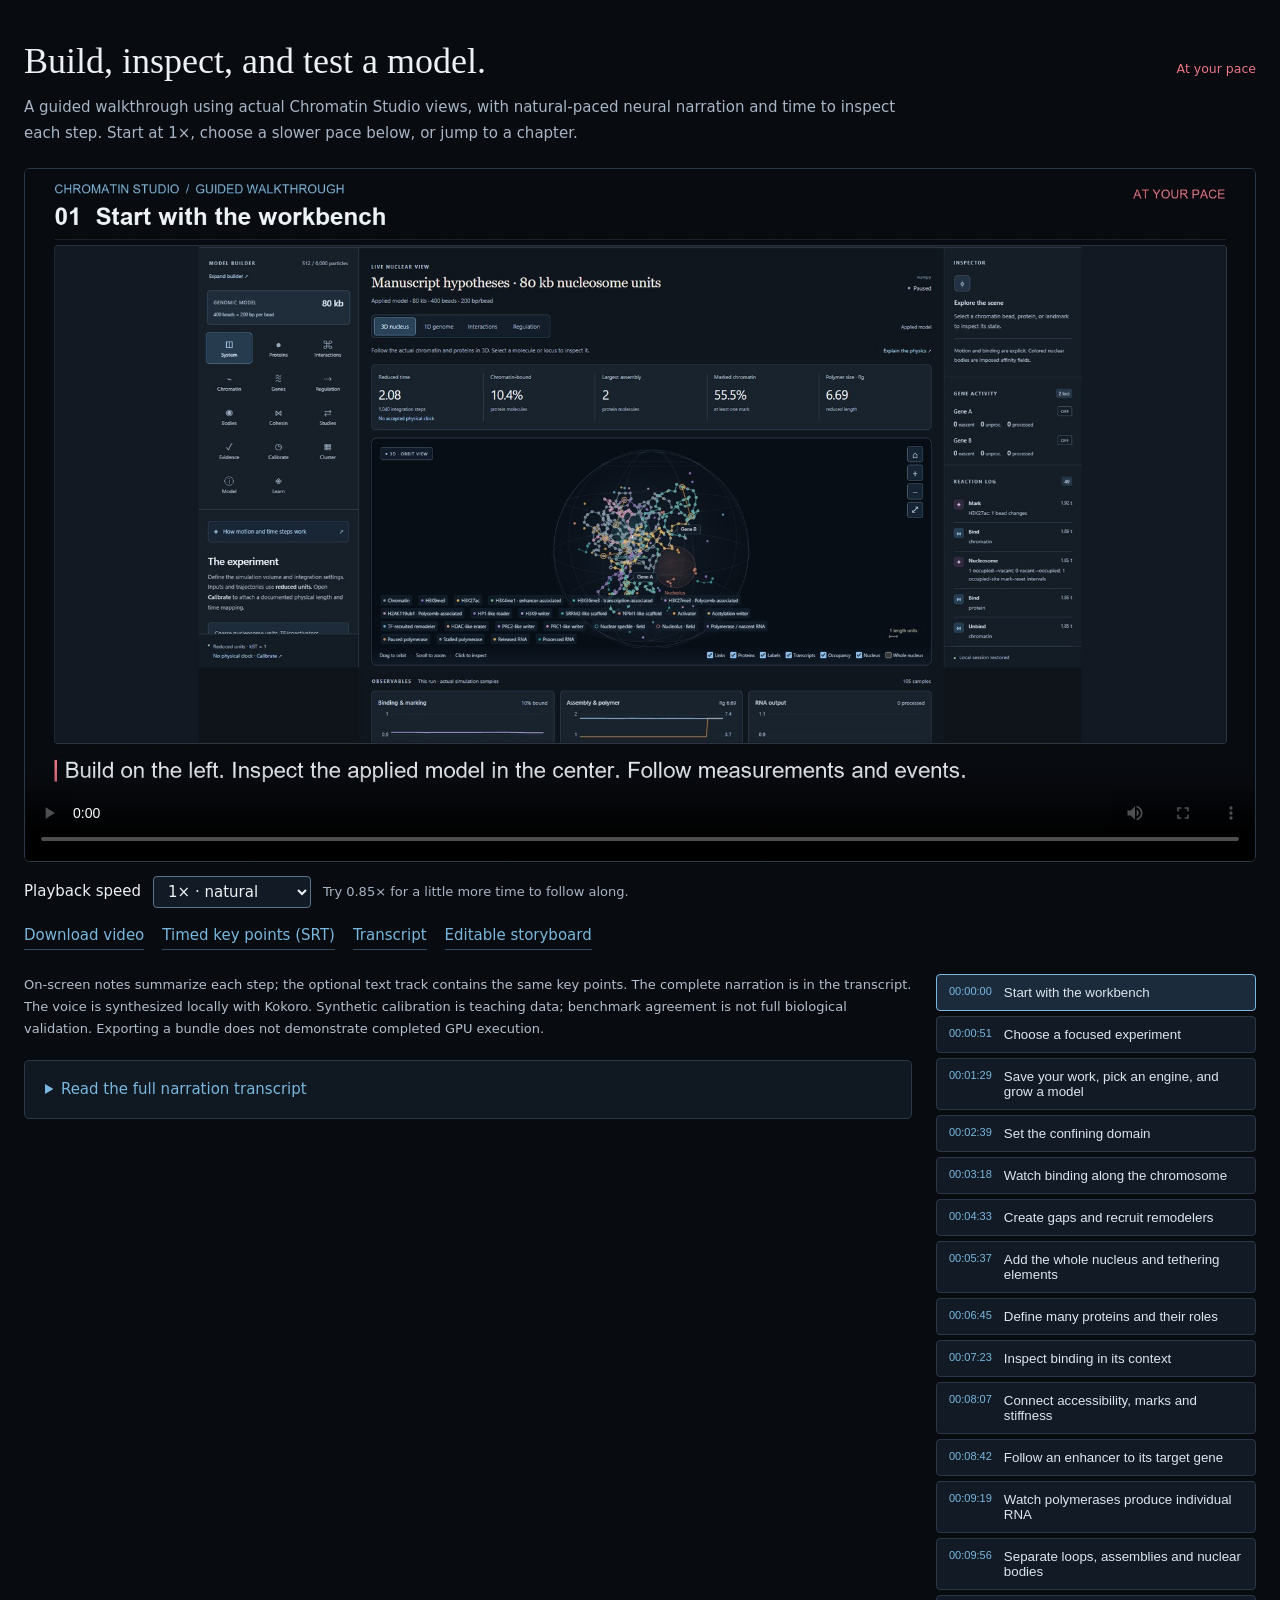
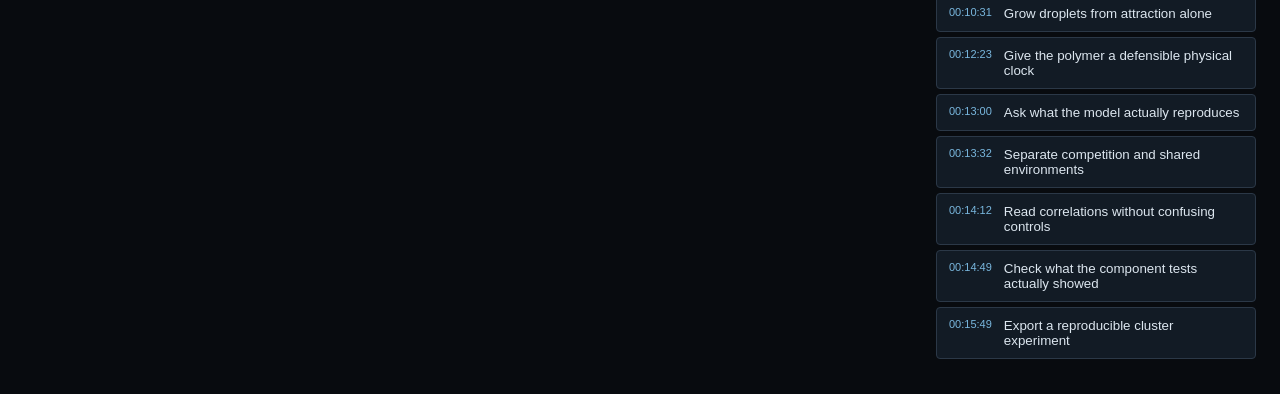
<file: tutorial/index.html>
<!doctype html><html lang="en"><meta charset="utf-8"><meta name="viewport" content="width=device-width,initial-scale=1"><title>Chromatin Studio — video tutorial</title><style>
:root{color-scheme:dark}*{box-sizing:border-box}body{margin:0;background:#080b0f;color:#edf1f4;font:15px/1.7 system-ui,sans-serif}main{max-width:1280px;margin:auto;padding:35px 24px}header{display:flex;justify-content:space-between;align-items:baseline;gap:20px}h1{font:36px/1.2 Georgia,serif;margin:5px 0 12px}header small{color:#ee7687;white-space:nowrap}.playback{display:flex;align-items:center;gap:12px;margin-top:14px}.playback select{font:inherit;background:#121b25;color:#edf1f4;border:1px solid #58738c;border-radius:4px;padding:5px 10px}.playback span{color:#a7b5c4;font-size:13px}.intro{color:#a7b5c4;margin:0 0 22px;max-width:900px}video{display:block;width:100%;background:#000;border:1px solid #2b3847;border-radius:6px}.layout{display:grid;grid-template-columns:1fr 320px;gap:24px;margin-top:24px}.links{display:flex;flex-wrap:wrap;gap:18px;margin-top:15px}a{color:#79b7de;text-decoration:none;border-bottom:1px solid #314c62}nav{display:grid;gap:5px;align-content:start}nav button{display:flex;gap:12px;background:#121b25;border:1px solid #2b3847;color:#dce6ef;padding:10px 12px;text-align:left;border-radius:4px;cursor:pointer}nav button:hover,nav button.active{border-color:#79b7de;background:#1b2b3b}time{color:#79b7de;font-variant-numeric:tabular-nums;font-size:11px}button:focus-visible,a:focus-visible,summary:focus-visible{outline:2px solid #79b7de;outline-offset:3px}details{border:1px solid #2b3847;border-radius:5px;padding:16px 20px;background:#101821}summary{cursor:pointer;color:#79b7de}h3{font-size:16px;margin:20px 0 7px}section p,.notes{color:#b2bfcc;font-size:13px}.notes{margin:0 0 20px}@media(max-width:800px){main{padding:22px 15px}.layout{grid-template-columns:1fr}header{display:block}h1{font-size:30px}nav{order:-1}}
</style><main><header><h1>Build, inspect, and test a model.</h1><small>At your pace</small></header><p class="intro">A guided walkthrough using actual Chromatin Studio views, with natural-paced neural narration and time to inspect each step. Start at 1×, choose a slower pace below, or jump to a chapter.</p>
<video controls preload="metadata" poster="chromatin-studio-tutorial-poster.jpg"><source src="chromatin-studio-tutorial.mp4" type="video/mp4"><track kind="captions" src="chromatin-studio-tutorial.vtt" srclang="en" label="English key points">Your browser does not support HTML video.</video>
<div class="playback"><label for="playback-speed">Playback speed</label><select id="playback-speed"><option value="0.75">0.75× · slower</option><option value="0.85">0.85× · relaxed</option><option value="1" selected>1× · natural</option><option value="1.15">1.15×</option><option value="1.25">1.25×</option><option value="1.5">1.5×</option></select><span>Try 0.85× for a little more time to follow along.</span></div><div class="links"><a href="chromatin-studio-tutorial.mp4" download>Download video</a><a href="chromatin-studio-tutorial.srt" download>Timed key points (SRT)</a><a href="transcript.txt">Transcript</a><a href="storyboard.json">Editable storyboard</a></div><div class="layout"><div><p class="notes">On-screen notes summarize each step; the optional text track contains the same key points. The complete narration is in the transcript. The voice is synthesized locally with Kokoro. Synthetic calibration is teaching data; benchmark agreement is not full biological validation. Exporting a bundle does not demonstrate completed GPU execution.</p><details><summary>Read the full narration transcript</summary><section><h3>Start with the workbench</h3><p>Chromatin Studio connects a model builder, a spatial simulation, and measurements from the current run. Each chromatin bead is a stretch of DNA, and its size is a model setting. This walkthrough uses one size throughout: two hundred base pairs per bead, about one nucleosome and its linker. The example is Manuscript hypotheses at eighty kilobases: four hundred beads of two hundred base pairs each. The default model and the small presets all use this size. Only the twenty-megabase presets keep coarse ten-kilobase beads, each standing for many nucleosomes, and they are not shown here. The center shows the applied model. Builder changes belong to the draft until they are applied. Begin by checking the bead size, the run status, and the physical-clock label.</p></section><section><h3>Choose a focused experiment</h3><p>The Manuscript hypotheses example is the main model for this walkthrough. Each of its four hundred beads is two hundred base pairs, a coarse nucleosome unit that can be occupied or vacant. Nucleosome occupancy and individual transcripts are enabled. The preset includes transcription factors, coactivators, and illustrative active and repressive marks. These are starting hypotheses, not fitted biology. Expand builder gives the settings room. Ordinary edits stay in the draft until Apply and restart. How it works is a separate learning sandbox: its sliders explain equations without changing your run.</p></section><section><h3>Save your work, pick an engine, and grow a model</h3><p>Three everyday tools sit in the top bar. Import loads a model file into the draft, and Export saves the draft as a model file, so an experiment can be shared or rebuilt exactly. Save run downloads the applied model together with its current state and the history the server recorded. That is one snapshot plus measurements, not a full trajectory. Beside the Experiment menu, Engine chooses how the run is integrated. Brownian reference is the built-in engine used throughout this tutorial. Polychrom with OpenMM is an integration adapter: forces and reactions still run on the CPU. The Model tab lists which engines are installed here. Model size is no longer capped. In this example the chain was raised to five thousand beads, one megabase. The model still runs, but the notes below the observables now include a Large model warning, because the live engine and the 3D view were sized for about four thousand beads and six thousand particles. Open these model notes whenever you change a model.</p></section><section><h3>Set the confining domain</h3><p>The polymer already has confinement. System now makes the wall explicit: outside the chosen radius, a harmonic force pushes particles inward. Increasing wall stiffness reduces penetration; zero switches the force off. This is a soft wall, so particles are not clipped back to the boundary. The diagnostics report excursions for mechanical particles and released RNA. For a small locus, this sphere is a modeled domain, not automatically an entire nucleus. Compare radius and wall strength, because packing can change contacts and transcription even when every biochemical parameter stays the same.</p></section><section><h3>Watch binding along the chromosome</h3><p>For a clearer view of binding, switch to a smaller example. In the Experiment menu it is called Live nucleosome access, twenty-five point six kilobases. That simply means a twenty-five point six kilobase stretch of chromatin: one hundred twenty-eight beads, still two hundred base pairs each, set up so that nucleosomes visibly control which sites proteins can reach. Open the one-dimensional genome and choose Live binding. Genes, nucleosome occupancy and directly bound proteins share one genomic axis. Navigate to a gene, then use Binding detail to see individual sites. Each molecule marker comes from a real chromatin bond; proximity alone is not binding. Run to watch bindings change, then pause and select a site. The table gives two rates for each protein. The association hazard is how often a nearby molecule binds, per unit of time. The release hazard is how often a bound molecule lets go; one over the release hazard is the average time it stays bound. Times remain reduced until an empirical physical mapping is attached. All tracks restores the wider view of marks, loops, polymerases and protein preferences.</p></section><section><h3>Create gaps and recruit remodelers</h3><p>Stay in the twenty-five point six kilobase nucleosome-access example. In Chromatin, define an initially vacant interval to create a nucleosome-free region. This sets the starting state; reassembly can fill the gap later. In Proteins, each species has separate multipliers for occupied and vacant sites: one scales how often it binds, the other how quickly it lets go. Opening a site can favor one species and disfavor another, especially when eviction also removes a mark. Add chromatin remodeler creates an editable species and enables occupancy in the draft. Its eviction, reassembly and sliding rates act when it is attached to chromatin or recruited through a configured transcription factor. Eviction clears marks. Reassembly starts unmarked. Sliding moves occupancy and its marks into an adjacent vacant bead, conserving nucleosome number. Inspect Recorded binding and remodeling events to follow what actually occurred. These are recent recorded events, not a complete microscopic history. Apply changes only when ready to start a new run.</p></section><section><h3>Add the whole nucleus and tethering elements</h3><p>Return to the eighty-kilobase example, open Bodies and add Whole nucleus. The modeled region still sits inside its own confinement sphere, while a much larger soft envelope represents the nuclear periphery. The region is a small part of the nucleus, so one side of it meets the envelope. By default that is the side away from the nucleolus, which faces the nuclear interior; you can move the envelope. Then add tethering elements: genomic intervals, such as lamina-associated domains, whose beads can attach to the envelope or to a landmark surface. Each bead within the capture distance attaches with its own hazard and, once attached, feels a spring to a fixed anchor. Attachment can require a mark and an occupied nucleosome, and vacant sites can release faster. In 3D, tick Whole nucleus to frame the envelope, and look for amber tether links. In 1D genome, the Tethers row shows attached beads, and the Nucleosomes row marks every vacant site. Tethers are phenomenological anchors, not lamina proteins.</p></section><section><h3>Define many proteins and their roles</h3><p>The rest of the walkthrough stays in the eighty-kilobase example. The Proteins editor defines each species independently. Expand builder gives these settings room. Set abundance, free diffusion, binding valence, mark preferences, and occupied-versus-vacant capture and release factors. A species can also write or erase a mark, or remodel nucleosomes. An IDR representation expands a molecule into a flexible chain of domain beads with binding stickers. This supports higher-order assemblies, but it is not an amino-acid-resolved protein model. Choose roles and interactions as explicit hypotheses; a biological name is not a calibrated parameter set.</p></section><section><h3>Inspect binding in its context</h3><p>The interaction view shows the current molecular network. Distinguish molecules with their own chromatin bond from those tethered indirectly through another protein. Protein pairs can bind while both are free, while one is directly chromatin-bound, or while both are bound. These are bond-mode links, the default. A pair can instead use attraction mode, which forms no bonds; the phase separation chapter covers it. The affinity calculator explores an ideal diffusion-limited association estimate after physical scales are supplied. Its nominal dissociation rate follows the requested Kd under independent, well-mixed assumptions. It does not turn the simulator&#x27;s local encounter hazard into a measured molar association rate.</p></section><section><h3>Connect accessibility, marks and stiffness</h3><p>Nucleosome occupancy is an explicit local state when this option is enabled. Eviction can expose a TF site, clears marks at that site, and changes the configured local persistence multiplier. Bound writers and recruited coactivators can alter marks; spreading follows three-dimensional chromatin contacts. Mark-dependent chromatin attraction is a separate interaction from a protein&#x27;s mark preference. The learning example lets you compare occupied and vacant capture hazards and persistence values. Those numerical relationships explain a hypothesis; the illustration is not an equilibrium polymer calculation.</p></section><section><h3>Follow an enhancer to its target gene</h3><p>Regulation now shows the causal pathway for each gene. A transcription factor binds its configured region, and a coactivator is recruited through an actual protein bond. Enhancer contact can add to the target promoter&#x27;s activation and initiation rates. The rate breakdown separates the baseline, recruitment, local mark gate and optional body response. Nucleosome occupancy changes transcription factor access; recruited enzymes can alter marks and accessibility. Basal activation can remain possible without recruitment. Losing contact removes its gain, but does not instantly turn an active promoter off or erase its chromatin memory.</p></section><section><h3>Watch polymerases produce individual RNA</h3><p>Transcription is stochastic. The engine now follows promoter switches within each reaction interval, and draws initiations only during the time actually spent active. Each new polymerase moves for the time remaining after its birth. Inspect its identity, position and growing RNA length in Elongation. Nucleosomes can slow movement; configured pauses have stochastic waiting times. Completed transcripts become diffusing points that can be processed or degraded. Nascent RNA can remain after a promoter switches off, so a nascent-positive gene is not the same as an active promoter.</p></section><section><h3>Separate loops, assemblies and nuclear bodies</h3><p>Cohesin, protein assemblies and nuclear bodies organize space through different rules. Cohesin changes contacts through moving loop anchors. Protein bonds form higher-order assemblies. Speckles and the nucleolus are currently imposed fields, not self-generated condensates. In Genes, optional body responses can promote or suppress activation and initiation. A multiplier of one is neutral; the effect fades with promoter distance. These prescribed responses do not bypass the mark gate. Keep them separate from mechanical body attraction and from the speckle&#x27;s effect on released RNA processing.</p></section><section><h3>Grow droplets from attraction alone</h3><p>Phase separation at eighty kilobases shows a second way proteins can interact. Choose it from the Experiment menu. Around the same four hundred bead chain it places six hundred scaffold proteins and one hundred fifty clients, each a single bead. Open Interactions. These pairs use attraction mode: instead of forming bonds, two nearby proteins feel a shallow energy well. Here, Link strength is the well depth at contact, one and a half kT between scaffolds and nine tenths between client and scaffold, and Encounter radius is where the well ends. The association and dissociation rates are not used in this mode. This model needs hundreds of thousands of steps, more than the live engine reaches in a session, so the next states were advanced with the native engine and then opened in the workbench for display. At the preset&#x27;s six hundred scaffolds, clusters of up to about forty molecules formed and dissolved again over four hundred thousand steps. Next, raise the scaffold count to one thousand and apply. Now dense droplets of about two hundred fifty molecules appear within about fifty thousand steps and persist, while about a fifth of their members are replaced every twenty-five thousand steps. Several droplets formed and had not merged by three hundred thousand steps. That contrast is what to look for: a dense phase that coexists with a dilute one, appears only above a threshold concentration, and keeps exchanging molecules. These are single runs, and an earlier GPU check did form one droplet at six hundred scaffolds, so the preset sits close to the threshold. Largest assembly stays at one, because it counts bonds. The well depth is not a measured affinity.</p></section><section><h3>Give the polymer a defensible physical clock</h3><p>Calibrate can import a condition-specific Hansen reference. Then supply a matched, equilibrated simulation and independent length evidence. Importing data does not complete calibration. Match the observable, dimension, drift treatment and fitting window. Next, load the synthetic example to practice fitting. Inspect its overlay, residuals and slopes; it cannot be applied as experimental evidence. A shared polymer clock converts reduced durations and rates consistently, but does not independently fit protein diffusion, binding residence times, elongation or Kd. Compatible empirical mappings retain their sources and baseline model fingerprint.</p></section><section><h3>Ask what the model actually reproduces</h3><p>The benchmark panel separates implementation checks, an ideal Rouse reference, and published-figure replication. Solid curves show sampled reference trajectories; dashed curves show analytical predictions. The saved suite tests free diffusion, internal-chain motion, center-of-mass diffusion and illustrative static-loop suppression. These fixtures exercise the actual Brownian integrator but bypass the production forces and coupled reaction system. Passing them is evidence about implementation. It is not a reproduction of every figure in the cited paper, and it supplies no experimental clock.</p></section><section><h3>Separate competition and shared environments</h3><p>Studies provides a simpler model for the manuscript&#x27;s cis and trans comparison. Each simulated cell has four promoters: two genes on each of two homologs. All four share cell-wide variation. Genes on the same homolog may compete or experience a common fluctuating environment. The reference has no spatial polymer. Start with independent promoters, then add competition or shared environments separately. The experiment runs in isolation, leaving your current simulation untouched. Its purpose is to test whether a mechanism can produce a pattern, before asking whether the full spatial model or the experimental data support it.</p></section><section><h3>Read correlations without confusing controls</h3><p>After the study finishes, compare cis and trans correlations and their difference. The interval reflects sampling uncertainty, not proof of causality. Switch between latent nascent activity, detected activity and promoter state; these observables answer different questions. The spatial pilot instead measures two genes on one chain across independent replicas. Its independent-replica null is not a trans-allele control. Download the plan and results to retain parameters, seeds and limitations. Reproducing the manuscript quantitatively still requires the underlying data, matched observation models, calibrated units and substantially longer converged experiments.</p></section><section><h3>Check what the component tests actually showed</h3><p>Evidence shows the component tests that were actually run. Each study switches on one mechanism and compares the engine with its own rule, a closed-form result, or a published measurement. Those three levels are counted separately. The page only reads saved reports, so it runs nothing and leaves your simulation untouched. Select a study to see its figures. In the nucleosome kinetics study, based on Donovan and colleagues, blocking the site alone makes Reb1 and Cbf1 bind far too weakly. Matching their titrations requires slower release from the nucleosome. Hover for values, or open the table. Every check shows its accepted window, and experimental checks say whether they are input-matched, tuned, or a prediction. A pass under the provisional unit mapping is not a calibration. For a plain-language account of every mechanism and the check behind it, read the software paper in the docs folder.</p></section><section><h3>Export a reproducible cluster experiment</h3><p>When the model is ready, open Cluster job. Choose the device platform, independent replicas, output intervals and resource requests, then preview the scripts before exporting. The bundle carries the draft configuration, code, seeds and validation workflow for a fresh run. It does not resume the current live state. GPU use in an exported job is partial: forces, reactions and RNA run on the CPU, and only the integrator runs on the device, so speedup is not established. The faster native GPU engine, which runs bare polymers and the phase separation model, is used from Python and is not yet part of the exported job. Keep the model, inputs and results together, and use controlled comparisons to turn a visual hypothesis into testable evidence.</p></section></details></div><nav aria-label="Tutorial chapters"><button data-start="0.0"><time>00:00:00</time><span>Start with the workbench</span></button><button data-start="51.733333333333334"><time>00:00:51</time><span>Choose a focused experiment</span></button><button data-start="89.43333333333334"><time>00:01:29</time><span>Save your work, pick an engine, and grow a model</span></button><button data-start="159.83333333333334"><time>00:02:39</time><span>Set the confining domain</span></button><button data-start="198.56666666666666"><time>00:03:18</time><span>Watch binding along the chromosome</span></button><button data-start="273.0"><time>00:04:33</time><span>Create gaps and recruit remodelers</span></button><button data-start="337.8666666666667"><time>00:05:37</time><span>Add the whole nucleus and tethering elements</span></button><button data-start="405.2"><time>00:06:45</time><span>Define many proteins and their roles</span></button><button data-start="443.96666666666664"><time>00:07:23</time><span>Inspect binding in its context</span></button><button data-start="487.3333333333333"><time>00:08:07</time><span>Connect accessibility, marks and stiffness</span></button><button data-start="522.6333333333333"><time>00:08:42</time><span>Follow an enhancer to its target gene</span></button><button data-start="559.8666666666667"><time>00:09:19</time><span>Watch polymerases produce individual RNA</span></button><button data-start="596.9"><time>00:09:56</time><span>Separate loops, assemblies and nuclear bodies</span></button><button data-start="631.8"><time>00:10:31</time><span>Grow droplets from attraction alone</span></button><button data-start="743.4666666666666"><time>00:12:23</time><span>Give the polymer a defensible physical clock</span></button><button data-start="780.1999999999999"><time>00:13:00</time><span>Ask what the model actually reproduces</span></button><button data-start="812.9666666666666"><time>00:13:32</time><span>Separate competition and shared environments</span></button><button data-start="852.4333333333333"><time>00:14:12</time><span>Read correlations without confusing controls</span></button><button data-start="889.3"><time>00:14:49</time><span>Check what the component tests actually showed</span></button><button data-start="949.7333333333332"><time>00:15:49</time><span>Export a reproducible cluster experiment</span></button></nav></div></main><script src="player.js" defer></script></html>
</file>
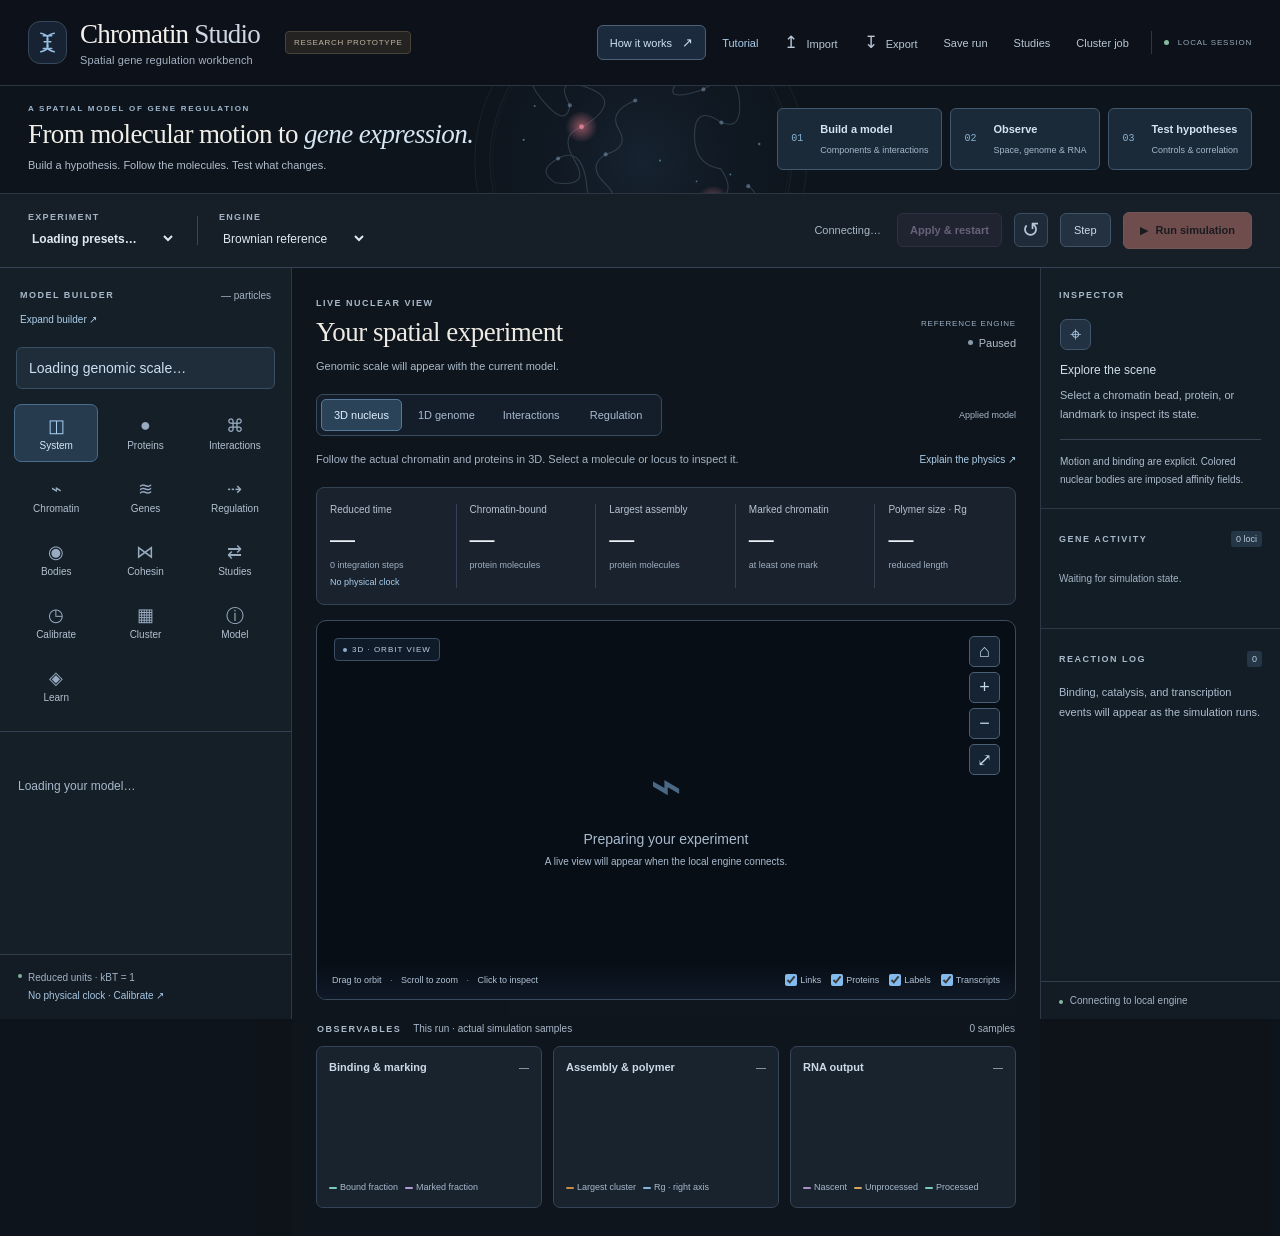
<file: 01-application/static/index.html>
<!doctype html>
<html lang="en">
<head>
  <meta charset="utf-8">
  <meta name="viewport" content="width=device-width,initial-scale=1">
  <meta name="theme-color" content="#080b0f">
  <title>Chromatin Studio · Research workbench</title>
  <link rel="stylesheet" href="/static/style.css">
  <link rel="stylesheet" href="/static/theme.css">
  <link rel="stylesheet" href="/static/learn-view.css">
  <link rel="stylesheet" href="/static/workbench.css">
  <link rel="stylesheet" href="/static/calibration-view.css">
  <link rel="stylesheet" href="/static/study-view.css">
  <link rel="stylesheet" href="/static/mechanism-view.css">
  <link rel="stylesheet" href="/static/genome-live.css">
</head>
<body data-mobile-view="scene">
  <div id="app">
    <header class="app-header">
      <div class="brand"><div class="brand-icon" aria-hidden="true"><svg viewBox="0 0 32 32"><path d="M8 5c20 4-4 18 16 22M24 5C4 9 28 23 8 27M11 8h10M12 15h8M11 23h10"/></svg></div><div><h1>Chromatin <span>Studio</span></h1><p>Spatial gene regulation workbench</p></div><span class="prototype-tag">RESEARCH PROTOTYPE</span></div>
      <div class="header-actions"><button id="learn-btn" class="quiet-button learn-entry" title="Explore illustrated explanations of the model">How it works <span aria-hidden="true">↗</span></button><a class="quiet-button tutorial-entry" href="/tutorial/index.html" target="_blank" rel="noopener" title="Watch the narrated tutorial with chapters and adjustable playback speed">Tutorial</a><button id="import-btn" class="quiet-button" title="Import a configuration JSON file"><span aria-hidden="true">↥</span> Import</button><button id="export-btn" class="quiet-button" title="Export the draft configuration as JSON"><span aria-hidden="true">↧</span> Export</button><button id="export-run-btn" class="quiet-button" title="Download applied configuration and simulation history">Save run</button><button id="studies-btn" class="quiet-button" title="Compare manuscript hypotheses with independent controls">Studies</button><button id="cluster-btn" class="quiet-button" title="Prepare a cluster job from the draft model">Cluster job</button><input id="import-file" type="file" accept=".json,application/json" hidden><span class="local-badge"><i></i> LOCAL SESSION</span></div>
    </header>
    <section class="workspace-intro" aria-label="Workbench introduction">
      <div class="intro-copy"><span class="intro-kicker">A SPATIAL MODEL OF GENE REGULATION</span><h2 class="intro-title">From molecular motion to <em>gene expression.</em></h2><p class="intro-caption">Build a hypothesis. Follow the molecules. Test what changes.</p></div>
      <nav class="intro-steps" aria-label="Experiment workflow"><button data-workflow="build"><span>01</span><strong>Build a model</strong><small>Components & interactions</small></button><button data-workflow="observe"><span>02</span><strong>Observe</strong><small>Space, genome & RNA</small></button><button data-workflow="test"><span>03</span><strong>Test hypotheses</strong><small>Controls & correlation</small></button></nav>
    </section>
    <div class="run-toolbar">
      <div class="scenario-group"><label for="preset-select">EXPERIMENT</label><select id="preset-select" aria-label="Load experiment preset"><option value="">Loading presets…</option></select></div>
      <span class="toolbar-divider"></span>
      <div class="engine-group"><label for="engine-select">ENGINE</label><select id="engine-select" aria-label="Simulation engine"><option value="numpy">Brownian reference</option></select></div>
      <div class="toolbar-spacer"></div>
      <span id="draft-status" class="draft-status">Connecting…</span>
      <button id="apply-btn" class="apply-button" disabled>Apply & restart</button>
      <button id="reset-btn" class="icon-button" title="Restart the applied configuration" aria-label="Reset simulation">↺</button>
      <button id="step-btn" class="secondary-button" title="Advance one frame">Step</button>
      <button id="run-btn" class="run-button" disabled><span aria-hidden="true">▶</span> Run simulation</button>
    </div>
    <div id="error-banner" class="error-banner" role="alert" hidden><span id="error-message"></span><button id="dismiss-error" aria-label="Dismiss error">×</button></div>
    <nav id="mobile-workspace-nav" class="mobile-workspace-nav" aria-label="Workbench views"><button data-mobile-tab="scene" class="active" aria-pressed="true">Simulation</button><button data-mobile-tab="editor" aria-pressed="false">Configure</button><button data-mobile-tab="insights" aria-pressed="false">Activity</button></nav>
    <main class="workspace">
      <aside class="editor-panel" aria-label="Model configuration">
        <div class="editor-heading"><span class="eyebrow">MODEL BUILDER</span><span id="particle-budget" class="small-muted">— particles</span><button id="expand-builder-btn" class="text-button" aria-expanded="false" aria-controls="editor-content">Expand builder ↗</button></div>
        <div id="draft-genomic-scale" class="draft-genomic-scale" aria-live="polite">Loading genomic scale…</div>
        <nav id="editor-nav" class="editor-nav" aria-label="Configuration sections">
          <button data-tab="system" class="active"><span>◫</span>System</button><button data-tab="proteins"><span>●</span>Proteins</button><button data-tab="interactions"><span>⌘</span>Interactions</button><button data-tab="chromatin"><span>⌁</span>Chromatin</button><button data-tab="genes"><span>≋</span>Genes</button><button data-tab="regulation"><span>⇢</span>Regulation</button><button data-tab="bodies"><span>◉</span>Bodies</button><button data-tab="cohesin"><span>⋈</span>Cohesin</button><button data-tab="studies"><span>⇄</span>Studies</button><button data-tab="calibration"><span>◷</span>Calibrate</button><button data-tab="cluster"><span>▦</span>Cluster</button><button data-tab="model"><span>ⓘ</span>Model</button><button data-tab="learn"><span>◈</span>Learn</button>
        </nav>
        <div id="editor-content" class="editor-content"><div class="loading-note">Loading your model…</div></div>
        <div class="editor-footer"><span class="status-dot"></span><span>Reduced units · kBT = 1<br><button id="calibration-status" class="text-button" title="Set and inspect the physical length and time mapping">No physical clock · Calibrate ↗</button></span></div>
      </aside>
      <section class="simulation-panel" aria-label="Simulation and measurements">
        <div class="scene-heading"><div><span class="eyebrow">LIVE NUCLEAR VIEW</span><h2 id="experiment-title">Your spatial experiment</h2><p id="applied-genomic-scale" class="applied-genomic-scale">Genomic scale will appear with the current model.</p></div><div class="scene-heading-right"><span id="engine-badge" class="engine-badge">REFERENCE ENGINE</span><span id="run-status" class="run-status"><i></i> Paused</span></div></div>
        <div class="scene-viewbar"><div class="scene-view-switch" role="group" aria-label="Simulation views"><button id="view-3d" class="active" aria-pressed="true">3D nucleus</button><button id="view-1d" aria-pressed="false">1D genome</button><button id="view-interactions" aria-pressed="false">Interactions</button><button id="view-regulation" aria-pressed="false">Regulation</button></div><span>Applied model</span></div>
        <div class="view-explanation"><p id="view-explanation">Follow the actual chromatin and proteins in 3D. Select a molecule or locus to inspect it.</p><button id="view-explain-btn" class="text-button">Explain the physics ↗</button></div>
        <div class="metric-strip" aria-label="Current simulation measurements">
          <div class="metric"><span>Reduced time</span><strong id="metric-time">—</strong><small id="metric-step">0 integration steps</small><small id="metric-physical-time">No physical clock</small></div>
          <div class="metric"><span>Chromatin-bound</span><strong id="metric-bound">—</strong><small>protein molecules</small></div>
          <div class="metric"><span>Largest assembly</span><strong id="metric-cluster">—</strong><small>protein molecules</small></div>
          <div class="metric"><span>Marked chromatin</span><strong id="metric-marked">—</strong><small>at least one mark</small></div>
          <div class="metric"><span>Polymer size · Rg</span><strong id="metric-rg">—</strong><small>reduced length</small></div>
        </div>
        <div class="scene-container" id="scene-container">
          <canvas id="scene" aria-label="Interactive 3D view of chromatin, proteins, and imposed nuclear bodies" tabindex="0"></canvas>
          <div class="scene-top-left"><span class="scene-chip"><span class="small-dot"></span>3D · ORBIT VIEW</span><span id="selection-chip" class="scene-chip selection-chip" hidden></span></div>
          <div class="scene-tools"><button id="home-camera" title="Reset camera" aria-label="Reset camera view">⌂</button><button id="zoom-in" title="Zoom in" aria-label="Zoom in">+</button><button id="zoom-out" title="Zoom out" aria-label="Zoom out">−</button><button id="full-scene" title="Expand scene" aria-label="Expand scene">⤢</button></div>
          <div id="scene-empty" class="scene-empty"><div class="empty-glyph">⌁</div><strong>Preparing your experiment</strong><span>A live view will appear when the local engine connects.</span></div>
          <div id="legend" class="scene-legend" aria-label="Scene legend"></div>
          <div class="scene-bottom"><span class="camera-hint">Drag to orbit <span>·</span> Scroll to zoom <span>·</span> Click to inspect</span><div class="view-toggles"><label><input id="show-bonds" type="checkbox" checked> Links</label><label><input id="show-proteins" type="checkbox" checked> Proteins</label><label><input id="show-labels" type="checkbox" checked> Labels</label><label><input id="show-rna" type="checkbox" checked> Transcripts</label></div></div>
        </div>
        <section id="genome-container" class="genome-container" aria-label="One-dimensional genome browser" hidden></section>
        <section id="interactions-container" class="interactions-container" aria-label="Protein interaction browser" hidden></section>
        <section id="regulation-container" class="regulation-container" aria-label="Transcription regulation browser" hidden></section>
        <div class="measurement-heading"><div><span class="eyebrow">OBSERVABLES</span><span class="measurement-subtitle">This run · actual simulation samples</span></div><span id="sample-count" class="small-muted">0 samples</span></div>
        <div class="chart-grid">
          <article class="chart-card"><div class="chart-title"><h3>Binding & marking</h3><span id="fraction-chart-value">—</span></div><canvas id="chart-fractions" aria-label="Bound protein and marked chromatin fractions over time"></canvas><div class="chart-key"><span><i style="background:#79c9bd"></i>Bound fraction</span><span><i style="background:#b19cda"></i>Marked fraction</span></div></article>
          <article class="chart-card"><div class="chart-title"><h3>Assembly & polymer</h3><span id="structure-chart-value">—</span></div><canvas id="chart-structure" aria-label="Largest protein cluster and chromatin radius of gyration over time"></canvas><div class="chart-key"><span><i style="background:#c78b44"></i>Largest cluster</span><span><i style="background:#88b4dc"></i>Rg · right axis</span></div></article>
          <article class="chart-card"><div class="chart-title"><h3>RNA output</h3><span id="rna-chart-value">—</span></div><canvas id="chart-rna" aria-label="Nascent, unprocessed and processed RNA counts over time"></canvas><div class="chart-key"><span><i style="background:#a890c0"></i>Nascent</span><span><i style="background:#d3a45e"></i>Unprocessed</span><span><i style="background:#79c9bd"></i>Processed</span></div></article>
        </div>
        <div id="runtime-warnings" class="runtime-warnings" hidden></div>
      </section>
      <aside class="insight-panel" aria-label="Inspector and event history">
        <section class="inspector-section"><div class="section-heading"><span class="eyebrow">INSPECTOR</span><button id="clear-selection" class="text-button" hidden>Clear</button></div><div id="inspector-content" class="inspector-content"><div class="inspector-icon">⌖</div><h3>Explore the scene</h3><p>Select a chromatin bead, protein, or landmark to inspect its state.</p><div class="inspector-note">Motion and binding are explicit. Colored nuclear bodies are imposed affinity fields.</div></div></section>
        <section class="gene-section"><div class="section-heading"><span class="eyebrow">GENE ACTIVITY</span><span id="gene-count" class="count-tag">0 loci</span></div><div id="gene-activity" class="gene-activity"><p class="small-muted">Waiting for simulation state.</p></div></section>
        <section class="events-section"><div class="section-heading"><span class="eyebrow">REACTION LOG</span><span id="event-count" class="count-tag">0</span></div><div id="events" class="event-list"><p class="empty-events">Binding, catalysis, and transcription events will appear as the simulation runs.</p></div></section>
        <div class="insight-footer"><span id="connection-status"><i></i> Connecting to local engine</span></div>
      </aside>
    </main>
    <div id="toast" class="toast" role="status" hidden></div>
  </div>
  <script src="/static/genome-view.js"></script>
  <script src="/static/interaction-view.js"></script>
  <script src="/static/transcription-view.js"></script>
  <script src="/static/regulation-view.js"></script>
  <script src="/static/cluster-view.js"></script>
  <script src="/static/learn-view.js"></script>
  <script src="/static/calibration-view.js"></script>
  <script src="/static/model-explain.js"></script>
  <script src="/static/study-view.js"></script>
  <script src="/static/app.js"></script>
</body>
</html>
</file>
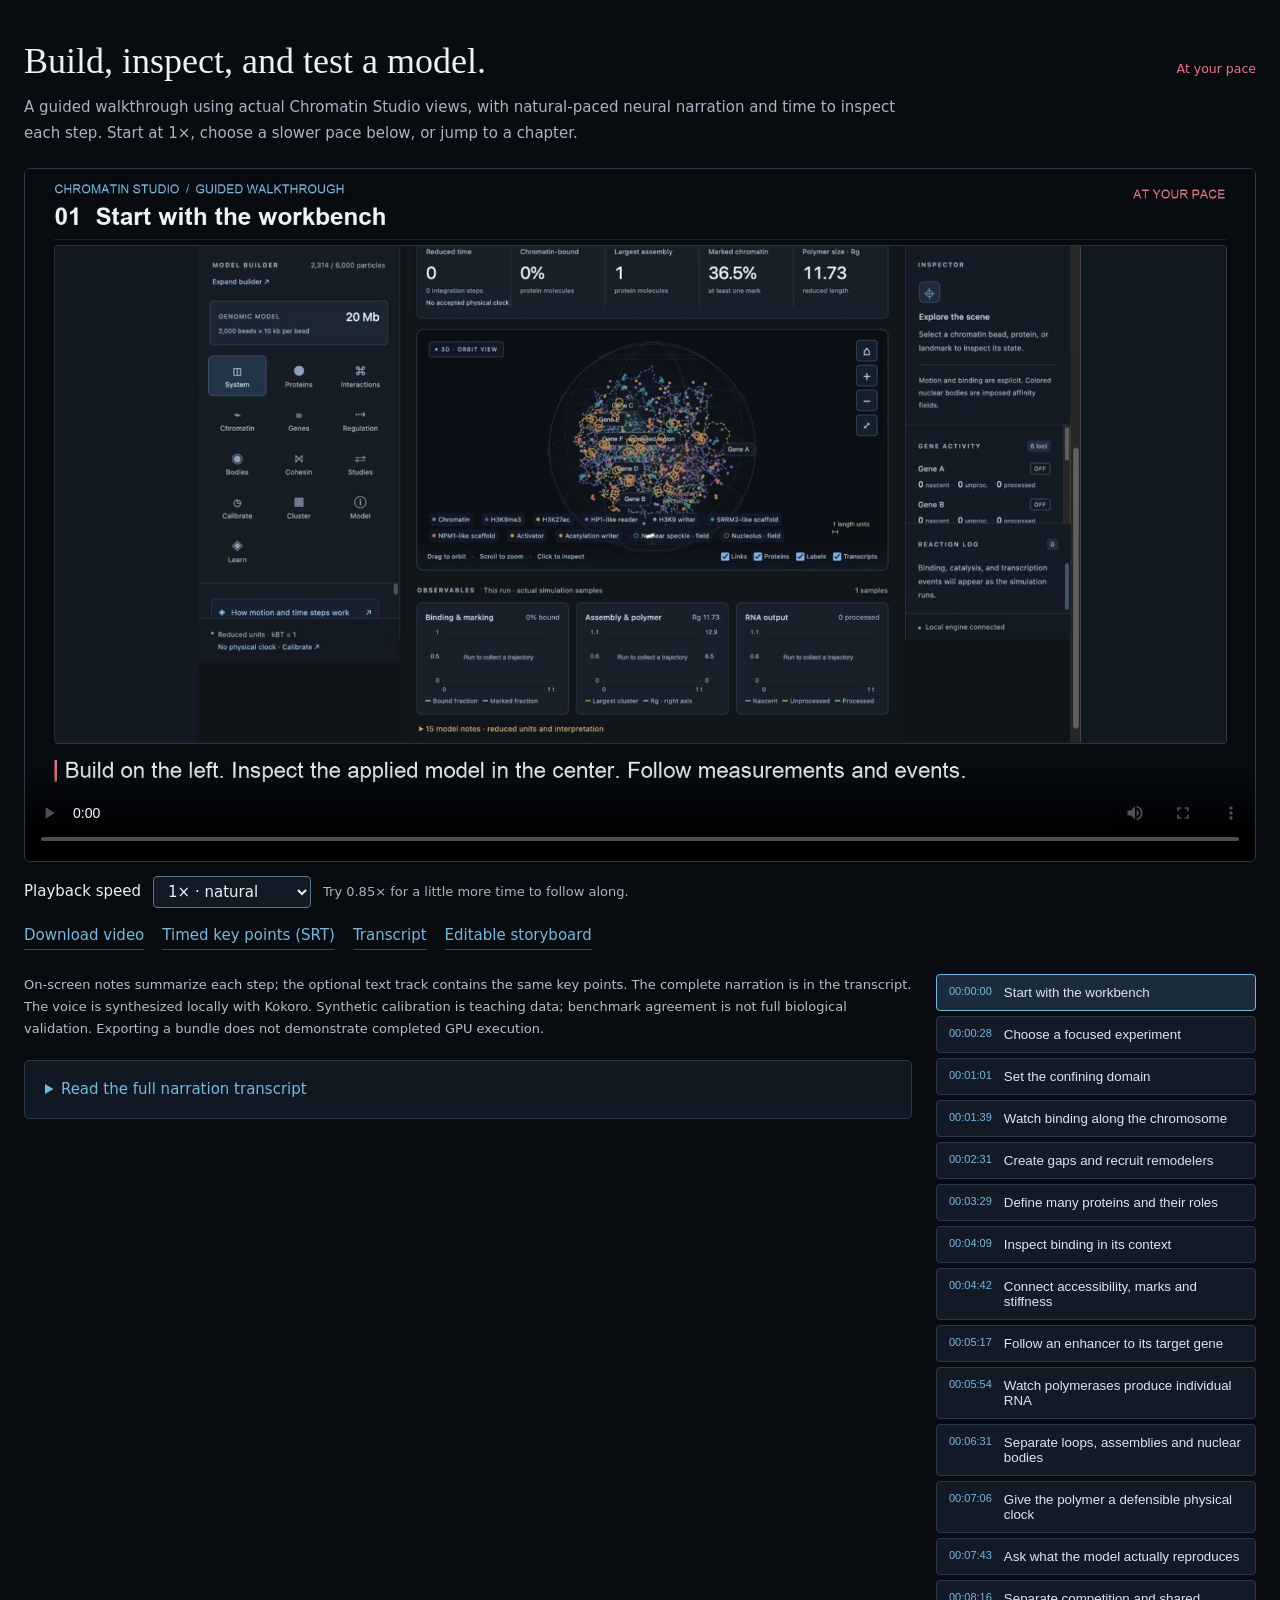
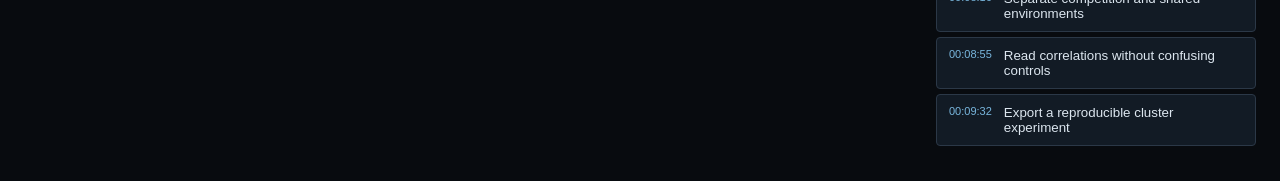
<file: 03-tutorial-player/tutorial/index.html>
<!doctype html><html lang="en"><meta charset="utf-8"><meta name="viewport" content="width=device-width,initial-scale=1"><title>Chromatin Studio — video tutorial</title><style>
:root{color-scheme:dark}*{box-sizing:border-box}body{margin:0;background:#080b0f;color:#edf1f4;font:15px/1.7 system-ui,sans-serif}main{max-width:1280px;margin:auto;padding:35px 24px}header{display:flex;justify-content:space-between;align-items:baseline;gap:20px}h1{font:36px/1.2 Georgia,serif;margin:5px 0 12px}header small{color:#ee7687;white-space:nowrap}.playback{display:flex;align-items:center;gap:12px;margin-top:14px}.playback select{font:inherit;background:#121b25;color:#edf1f4;border:1px solid #58738c;border-radius:4px;padding:5px 10px}.playback span{color:#a7b5c4;font-size:13px}.intro{color:#a7b5c4;margin:0 0 22px;max-width:900px}video{display:block;width:100%;background:#000;border:1px solid #2b3847;border-radius:6px}.layout{display:grid;grid-template-columns:1fr 320px;gap:24px;margin-top:24px}.links{display:flex;flex-wrap:wrap;gap:18px;margin-top:15px}a{color:#79b7de;text-decoration:none;border-bottom:1px solid #314c62}nav{display:grid;gap:5px;align-content:start}nav button{display:flex;gap:12px;background:#121b25;border:1px solid #2b3847;color:#dce6ef;padding:10px 12px;text-align:left;border-radius:4px;cursor:pointer}nav button:hover,nav button.active{border-color:#79b7de;background:#1b2b3b}time{color:#79b7de;font-variant-numeric:tabular-nums;font-size:11px}button:focus-visible,a:focus-visible,summary:focus-visible{outline:2px solid #79b7de;outline-offset:3px}details{border:1px solid #2b3847;border-radius:5px;padding:16px 20px;background:#101821}summary{cursor:pointer;color:#79b7de}h3{font-size:16px;margin:20px 0 7px}section p,.notes{color:#b2bfcc;font-size:13px}.notes{margin:0 0 20px}@media(max-width:800px){main{padding:22px 15px}.layout{grid-template-columns:1fr}header{display:block}h1{font-size:30px}nav{order:-1}}
</style><main><header><h1>Build, inspect, and test a model.</h1><small>At your pace</small></header><p class="intro">A guided walkthrough using actual Chromatin Studio views, with natural-paced neural narration and time to inspect each step. Start at 1×, choose a slower pace below, or jump to a chapter.</p>
<video controls preload="metadata" poster="chromatin-studio-tutorial-poster.jpg"><source src="chromatin-studio-tutorial.mp4" type="video/mp4"><track kind="captions" src="chromatin-studio-tutorial.vtt" srclang="en" label="English key points">Your browser does not support HTML video.</video>
<div class="playback"><label for="playback-speed">Playback speed</label><select id="playback-speed"><option value="0.75">0.75× · slower</option><option value="0.85">0.85× · relaxed</option><option value="1" selected>1× · natural</option><option value="1.15">1.15×</option><option value="1.25">1.25×</option><option value="1.5">1.5×</option></select><span>Try 0.85× for a little more time to follow along.</span></div><div class="links"><a href="chromatin-studio-tutorial.mp4" download>Download video</a><a href="chromatin-studio-tutorial.srt" download>Timed key points (SRT)</a><a href="transcript.txt">Transcript</a><a href="storyboard.json">Editable storyboard</a></div><div class="layout"><div><p class="notes">On-screen notes summarize each step; the optional text track contains the same key points. The complete narration is in the transcript. The voice is synthesized locally with Kokoro. Synthetic calibration is teaching data; benchmark agreement is not full biological validation. Exporting a bundle does not demonstrate completed GPU execution.</p><details><summary>Read the full narration transcript</summary><section><h3>Start with the workbench</h3><p>Chromatin Studio connects a model builder, a spatial simulation, and measurements from the current run. The starting example spans twenty megabases using two thousand beads, so each bead represents ten kilobases. That is a coarse genomic mapping, not nucleosome resolution. The center shows the applied model. Builder changes belong to the draft until they are applied. Begin by checking the scale, the run status, and the physical-clock label.</p></section><section><h3>Choose a focused experiment</h3><p>For the detailed walkthrough, choose Manuscript hypotheses at eighty kilobases. Four hundred coarse units represent two hundred base pairs each, with nucleosome occupancy and individual transcripts enabled. The preset includes transcription factors, coactivators, and illustrative active and repressive marks. These are starting hypotheses, not fitted biology. Expand builder gives the settings room. Ordinary edits stay in the draft until Apply and restart. How it works is a separate learning sandbox: its sliders explain equations without changing your run.</p></section><section><h3>Set the confining domain</h3><p>The polymer already has confinement. System now makes the wall explicit: outside the chosen radius, a harmonic force pushes particles inward. Increasing wall stiffness reduces penetration; zero switches the force off. This is a soft wall, so particles are not clipped back to the boundary. The diagnostics report excursions for mechanical particles and released RNA. For a small locus, this sphere is a modeled domain, not automatically an entire nucleus. Compare radius and wall strength, because packing can change contacts and transcription even when every biochemical parameter stays the same.</p></section><section><h3>Watch binding along the chromosome</h3><p>For a clear binding example, choose the twenty-five point six kilobase nucleosome-access preset. Open the one-dimensional genome and choose Live binding. Genes, nucleosome occupancy and directly bound proteins share one genomic axis. Navigate to a gene, then use Binding detail to see individual sites. Here, two hundred base pairs per bead represents a coarse nucleosome unit. In the twenty-megabase example, each symbol instead represents a much larger bin. Each molecule marker comes from a real chromatin bond; proximity alone is not binding. Run to watch bindings change, then pause and select a site. The table separates association and release hazards for each species. Times remain reduced until an empirical physical mapping is attached. All tracks restores the wider view of marks, loops, polymerases and protein preferences.</p></section><section><h3>Create gaps and recruit remodelers</h3><p>Stay in the nucleosome-access example. In Chromatin, define an initially vacant interval to create a nucleosome-free region. This sets the starting state; reassembly can fill the gap later. In Proteins, each species has separate occupied and vacant capture and release multipliers. Opening a site can favor one species and disfavor another, especially when eviction also removes a mark. Add chromatin remodeler creates an editable species and enables occupancy in the draft. Its eviction, reassembly and sliding rates act when it is attached to chromatin or recruited through a configured transcription factor. Eviction clears marks. Reassembly starts unmarked. Sliding moves occupancy and its marks into an adjacent vacant bead, conserving nucleosome number. Inspect Recorded binding and remodeling events to follow what actually occurred. These are recent recorded events, not a complete microscopic history. Apply changes only when ready to start a new run.</p></section><section><h3>Define many proteins and their roles</h3><p>Return to the eighty-kilobase manuscript example for the rest of the walkthrough. The Proteins editor defines each species independently. Expand builder gives these settings room. Set abundance, free diffusion, binding valence, mark preferences, and occupied-versus-vacant capture and release factors. A species can also write or erase a mark, or remodel nucleosomes. An IDR representation expands a molecule into a flexible chain of domain beads with binding stickers. This supports higher-order assemblies, but it is not an amino-acid-resolved protein model. Choose roles and interactions as explicit hypotheses; a biological name is not a calibrated parameter set.</p></section><section><h3>Inspect binding in its context</h3><p>The interaction view shows the current molecular network. Distinguish molecules with their own chromatin bond from those tethered indirectly through another protein. Protein pairs can bind while both are free, while one is directly chromatin-bound, or while both are bound. The affinity calculator explores an ideal diffusion-limited association estimate after physical scales are supplied. Its nominal dissociation rate follows the requested Kd under independent, well-mixed assumptions. It does not turn the simulator&#x27;s local encounter hazard into a measured molar association rate.</p></section><section><h3>Connect accessibility, marks and stiffness</h3><p>Nucleosome occupancy is an explicit local state when this option is enabled. Eviction can expose a TF site, clears marks at that site, and changes the configured local persistence multiplier. Bound writers and recruited coactivators can alter marks; spreading follows three-dimensional chromatin contacts. Mark-dependent chromatin attraction is a separate interaction from a protein&#x27;s mark preference. The learning example lets you compare occupied and vacant capture hazards and persistence values. Those numerical relationships explain a hypothesis; the illustration is not an equilibrium polymer calculation.</p></section><section><h3>Follow an enhancer to its target gene</h3><p>Regulation now shows the causal pathway for each gene. A transcription factor binds its configured region, and a coactivator is recruited through an actual protein bond. Enhancer contact can add to the target promoter&#x27;s activation and initiation rates. The rate breakdown separates the baseline, recruitment, local mark gate and optional body response. Nucleosome occupancy changes transcription factor access; recruited enzymes can alter marks and accessibility. Basal activation can remain possible without recruitment. Losing contact removes its gain, but does not instantly turn an active promoter off or erase its chromatin memory.</p></section><section><h3>Watch polymerases produce individual RNA</h3><p>Transcription is stochastic. The engine now follows promoter switches within each reaction interval, and draws initiations only during the time actually spent active. Each new polymerase moves for the time remaining after its birth. Inspect its identity, position and growing RNA length in Elongation. Nucleosomes can slow movement; configured pauses have stochastic waiting times. Completed transcripts become diffusing points that can be processed or degraded. Nascent RNA can remain after a promoter switches off, so a nascent-positive gene is not the same as an active promoter.</p></section><section><h3>Separate loops, assemblies and nuclear bodies</h3><p>Cohesin, protein assemblies and nuclear bodies organize space through different rules. Cohesin changes contacts through moving loop anchors. Protein bonds form higher-order assemblies. Speckles and the nucleolus are currently imposed fields, not self-generated condensates. In Genes, optional body responses can promote or suppress activation and initiation. A multiplier of one is neutral; the effect fades with promoter distance. These prescribed responses do not bypass the mark gate. Keep them separate from mechanical body attraction and from the speckle&#x27;s effect on released RNA processing.</p></section><section><h3>Give the polymer a defensible physical clock</h3><p>Calibrate can import a condition-specific Hansen reference. Then supply a matched, equilibrated simulation and independent length evidence. Importing data does not complete calibration. Match the observable, dimension, drift treatment and fitting window. Next, load the synthetic example to practice fitting. Inspect its overlay, residuals and slopes; it cannot be applied as experimental evidence. A shared polymer clock converts reduced durations and rates consistently, but does not independently fit protein diffusion, binding residence times, elongation or Kd. Compatible empirical mappings retain their sources and baseline model fingerprint.</p></section><section><h3>Ask what the model actually reproduces</h3><p>The benchmark panel separates implementation checks, an ideal Rouse reference, and published-figure replication. Solid curves show sampled reference trajectories; dashed curves show analytical predictions. The saved suite tests free diffusion, internal-chain motion, center-of-mass diffusion and illustrative static-loop suppression. These fixtures exercise the actual Brownian integrator but bypass the production forces and coupled reaction system. Passing them is evidence about implementation. It is not a reproduction of every figure in the cited paper, and it supplies no experimental clock.</p></section><section><h3>Separate competition and shared environments</h3><p>Studies provides a simpler model for the manuscript&#x27;s cis and trans comparison. Each simulated cell has four promoters: two genes on each of two homologs. All four share cell-wide variation. Genes on the same homolog may compete or experience a common fluctuating environment. The reference has no spatial polymer. Start with independent promoters, then add competition or shared environments separately. The experiment runs in isolation, leaving your current simulation untouched. Its purpose is to test whether a mechanism can produce a pattern, before asking whether the full spatial model or the experimental data support it.</p></section><section><h3>Read correlations without confusing controls</h3><p>After the study finishes, compare cis and trans correlations and their difference. The interval reflects sampling uncertainty, not proof of causality. Switch between latent nascent activity, detected activity and promoter state; these observables answer different questions. The spatial pilot instead measures two genes on one chain across independent replicas. Its independent-replica null is not a trans-allele control. Download the plan and results to retain parameters, seeds and limitations. Reproducing the manuscript quantitatively still requires the underlying data, matched observation models, calibrated units and substantially longer converged experiments.</p></section><section><h3>Export a reproducible cluster experiment</h3><p>When the model is ready, open Cluster job. Choose the device platform, independent replicas, output intervals and resource requests, then preview the scripts before exporting. The bundle carries the draft configuration, code, seeds and validation workflow for a fresh run. It does not resume the current live state. GPU integration is available, while forces, reactions and RNA still run on the CPU; speedup is not established. Keep the model, inputs and results together, and use controlled comparisons to turn a visual hypothesis into testable evidence.</p></section></details></div><nav aria-label="Tutorial chapters"><button data-start="0.0"><time>00:00:00</time><span>Start with the workbench</span></button><button data-start="28.733333333333334"><time>00:00:28</time><span>Choose a focused experiment</span></button><button data-start="61.03333333333333"><time>00:01:01</time><span>Set the confining domain</span></button><button data-start="99.76666666666667"><time>00:01:39</time><span>Watch binding along the chromosome</span></button><button data-start="151.46666666666667"><time>00:02:31</time><span>Create gaps and recruit remodelers</span></button><button data-start="209.76666666666665"><time>00:03:29</time><span>Define many proteins and their roles</span></button><button data-start="249.39999999999998"><time>00:04:09</time><span>Inspect binding in its context</span></button><button data-start="282.3333333333333"><time>00:04:42</time><span>Connect accessibility, marks and stiffness</span></button><button data-start="317.6333333333333"><time>00:05:17</time><span>Follow an enhancer to its target gene</span></button><button data-start="354.8666666666667"><time>00:05:54</time><span>Watch polymerases produce individual RNA</span></button><button data-start="391.9"><time>00:06:31</time><span>Separate loops, assemblies and nuclear bodies</span></button><button data-start="426.79999999999995"><time>00:07:06</time><span>Give the polymer a defensible physical clock</span></button><button data-start="463.5333333333333"><time>00:07:43</time><span>Ask what the model actually reproduces</span></button><button data-start="496.29999999999995"><time>00:08:16</time><span>Separate competition and shared environments</span></button><button data-start="535.7666666666667"><time>00:08:55</time><span>Read correlations without confusing controls</span></button><button data-start="572.6333333333333"><time>00:09:32</time><span>Export a reproducible cluster experiment</span></button></nav></div></main><script src="player.js" defer></script></html>
</file>
<file: static/style.css>
:root{--paper:#f6f7f3;--surface:#fff;--ink:#283a46;--muted:#819096;--line:#e3e8e5;--teal:#197f79;--teal-dark:#156a65;--purple:#8c70b4;--pale-purple:#f2edf7;--pale-teal:#eaf3f0;--amber:#b98549;--shadow:0 3px 16px #2c434207;font-family:Inter,-apple-system,BlinkMacSystemFont,"Segoe UI",sans-serif;color:var(--ink);font-synthesis:none;font-size:13px}
*{box-sizing:border-box}body{margin:0;background:var(--paper)}button,input,select{font:inherit}button,select{cursor:pointer}button{transition:background .15s,border-color .15s,transform .15s}button:active:not(:disabled){transform:translateY(1px)}button:disabled{opacity:.45;cursor:not-allowed}button:focus-visible,input:focus-visible,select:focus-visible,canvas:focus-visible,summary:focus-visible{outline:3px solid #87bcb5;outline-offset:2px}button{color:var(--ink)}[hidden]{display:none!important}#app{min-width:680px;min-height:100vh}.app-header{height:82px;display:flex;align-items:center;justify-content:space-between;padding:0 26px;border-bottom:1px solid var(--line);background:#fff}.brand{display:flex;align-items:center;gap:13px}.brand-icon{display:grid;place-items:center;width:39px;height:43px;background:var(--pale-teal);border:1px solid #d9e9e2;border-radius:11px}.brand-icon svg{width:27px;fill:none;stroke:var(--teal);stroke-width:1.8;stroke-linecap:round}.brand h1{font-size:21px;letter-spacing:-.7px;margin:0;font-weight:650}.brand h1 span{font-weight:400;color:#71817f}.brand p{font-size:11px;letter-spacing:.05px;margin:4px 0 0;color:var(--muted)}.prototype-tag{font-size:8px;letter-spacing:1.1px;margin-left:12px;color:#8d7b69;border:1px solid #ebe2d4;background:#faf7f1;padding:6px 8px;border-radius:4px}.header-actions{display:flex;align-items:center;gap:10px}.quiet-button{background:transparent;border:0;font-size:11px;padding:8px}.quiet-button:hover{background:var(--paper);border-radius:5px}.quiet-button span{font-size:17px;margin-right:5px}.local-badge{font-size:9px;letter-spacing:1px;border-left:1px solid var(--line);padding:7px 0 7px 18px;margin-left:6px;color:#7d8b83}.local-badge i,.status-dot{display:inline-block;width:5px;height:5px;border-radius:50%;background:#77a388;margin-right:6px}.run-toolbar{height:67px;display:flex;gap:12px;align-items:center;padding:0 26px;background:#fbfcf9;border-bottom:1px solid var(--line)}.scenario-group,.engine-group{display:flex;flex-direction:column;gap:4px}.scenario-group label,.engine-group label{font-size:8px;font-weight:700;letter-spacing:1.3px;color:#8a9795}.scenario-group select,.engine-group select{background:transparent;border:0;max-width:260px;padding:0 23px 0 0;font-size:12px;font-weight:550;color:var(--ink);min-height:19px}.engine-group select{font-size:11px;font-weight:400;color:#687d7a;max-width:195px}.toolbar-divider{height:29px;width:1px;background:var(--line);margin:0 9px}.toolbar-spacer{flex:1}.draft-status{font-size:10px;color:#82918a;margin-right:4px;white-space:nowrap}.draft-status.dirty{color:#a77a3f}.apply-button{background:#eee8f4;color:#786194;border:1px solid #e5dcee;border-radius:6px;padding:9px 12px;font-size:10px;font-weight:600}.apply-button:hover:not(:disabled){background:#e6dcef}.icon-button{font-size:21px;width:31px;height:31px;background:transparent;border:1px solid var(--line);border-radius:6px;color:#7c8c87}.secondary-button{background:white;border:1px solid #d7e0da;border-radius:6px;padding:9px 12px;font-size:11px}.run-button{display:flex;align-items:center;gap:8px;background:var(--teal);color:white;border:1px solid var(--teal);padding:10px 16px;border-radius:6px;font-size:11px;min-width:128px;justify-content:center;box-shadow:0 2px 3px #235e4812}.run-button:hover:not(:disabled){background:var(--teal-dark)}.run-button.running{background:#e7f0ec;color:var(--teal-dark);border-color:#bcd4c9}.error-banner{display:flex;align-items:center;justify-content:space-between;background:#fff0e9;color:#964f39;border-bottom:1px solid #e5c9bb;padding:12px 28px;white-space:pre-line;font-size:12px}.error-banner button{border:0;background:transparent;font-size:21px;color:inherit}.workspace{display:grid;grid-template-columns:292px minmax(360px,1fr) 240px;min-height:calc(100vh - 149px)}.editor-panel{background:#fbfcf9;border-right:1px solid var(--line);display:flex;flex-direction:column;min-height:0;max-height:calc(100vh - 149px);position:sticky;top:0}.editor-heading{padding:23px 20px 16px;display:flex;align-items:center;justify-content:space-between}.eyebrow{font-size:9px;letter-spacing:1.6px;font-weight:650;color:#85938d}.small-muted{font-size:10px;color:var(--muted)}.editor-nav{display:grid;grid-template-columns:repeat(4,1fr);gap:4px;padding:0 14px 17px;border-bottom:1px solid var(--line)}.editor-nav button{background:transparent;border:1px solid transparent;padding:9px 0 8px;display:flex;align-items:center;justify-content:center;gap:5px;flex-direction:column;font-size:9px;border-radius:6px;color:#84928c}.editor-nav button span{font-size:17px;height:20px;color:#8b9a91}.editor-nav button:hover{background:#f0f4ee}.editor-nav button.active{background:white;border-color:#dce5dd;box-shadow:0 2px 6px #243a2910;color:var(--teal)}.editor-nav button.active span{color:var(--teal)}.editor-content{flex:1;overflow-y:auto;padding:21px 18px 28px;scrollbar-width:thin;scrollbar-color:#d3ddd3 transparent}.editor-content h2{font-size:17px;letter-spacing:-.3px;font-weight:600;margin:0 0 8px}.editor-description{color:#87948f;font-size:11px;line-height:1.65;margin:0 0 19px}.editor-description strong{font-weight:500;color:#62766c}.editor-subheading{display:flex;justify-content:space-between;align-items:center;margin:24px 0 10px}.editor-subheading h3{font-size:11px;font-weight:600;margin:0;color:#5f7268}.editor-subheading span{font-size:9px;color:#91a094}.form-grid{display:grid;grid-template-columns:1fr 1fr;gap:12px 10px}.form-field{display:flex;min-width:0;flex-direction:column;gap:6px}.form-field.full{grid-column:1/-1}.form-field>span{font-size:10px;color:#718177;line-height:1.35}.form-field input,.form-field select{border:1px solid #dfe6df;background:white;border-radius:5px;padding:8px 9px;color:#41594e;min-width:0;width:100%;font-size:11px;height:32px}.form-field input:hover,.form-field select:hover{border-color:#b9cdc0}.form-field input[type=color]{padding:3px;cursor:pointer}.form-field input[type=checkbox]{width:15px;height:15px;accent-color:var(--teal)}.form-field small{font-size:9px;color:#9ba79f;line-height:1.4}.field-checkbox{flex-direction:row;align-items:center;justify-content:space-between;grid-column:1/-1;background:#f0f4ee;padding:11px;border-radius:5px}.field-checkbox>span{color:#64786c}.entity-card{border:1px solid #e1e7df;border-radius:7px;background:white;margin:10px 0;overflow:hidden}.entity-card>summary{display:flex;align-items:center;gap:8px;cursor:pointer;padding:12px 10px;list-style:none;font-size:11px;position:relative;min-height:43px}.entity-card>summary::-webkit-details-marker{display:none}.entity-card>summary:before{content:'›';color:#a7b0a7;transform:rotate(0deg);font-size:15px;line-height:12px}.entity-card[open]>summary:before{transform:rotate(90deg)}.entity-swatch{height:8px;width:8px;border-radius:50%;flex:0 0 8px}.entity-name{font-weight:550;white-space:nowrap;overflow:hidden;text-overflow:ellipsis;max-width:135px}.entity-meta{font-size:9px;color:#98a398;margin-left:auto;white-space:nowrap}.remove-button{background:transparent;border:0;color:#9aa79f;font-size:16px;padding:0 3px;line-height:16px}.remove-button:hover{color:#b55b46}.entity-body{padding:4px 12px 15px;border-top:1px solid #f0f3ee}.entity-body>.form-grid{padding-top:12px}.add-button{background:transparent;border:1px dashed #cbd8cb;color:#6e8976;border-radius:6px;padding:11px;width:100%;font-size:10px;margin-top:9px}.add-button:hover{background:#eff5ee;border-color:#8dae91}.button-row{display:flex;gap:8px}.button-row .add-button{padding:10px 6px}.info-note{font-size:10px;line-height:1.6;border:1px solid #e4e8dd;border-radius:6px;background:#f6f7ee;color:#8b8c71;padding:11px 12px;margin:14px 0}.info-note.purple{background:#f4f0f7;border-color:#e9e1ef;color:#8f7ca0}.info-note strong{font-weight:600}.affinity-grid{display:grid;grid-template-columns:1fr 71px;align-items:center;gap:9px;font-size:10px;color:#77867b}.affinity-grid input{width:100%;height:28px;border:1px solid #dfe6df;border-radius:4px;padding:5px;color:#4b6355;background:#fcfdfa;font-size:11px}.affinity-label{display:flex;align-items:center;gap:7px;overflow:hidden;text-overflow:ellipsis}.affinity-dot{width:6px;height:6px;border-radius:50%}.matrix-wrap{overflow-x:auto;padding-bottom:6px;margin:8px -3px}.interaction-matrix{border-collapse:separate;border-spacing:4px;font-size:9px;table-layout:fixed;min-width:100%}.interaction-matrix th{font-weight:500;color:#7b8d7f;min-width:36px;max-width:63px;overflow:hidden;text-overflow:ellipsis;padding:6px 0;white-space:nowrap}.interaction-matrix th.row-head{text-align:right;padding-right:3px;max-width:54px}.interaction-matrix input{width:39px;min-width:39px;max-width:39px;text-align:center;border:1px solid #dfe7dd;background:#f6f9f2;color:#6c856b;border-radius:4px;font-size:10px;padding:8px 1px;-moz-appearance:textfield}.interaction-matrix input::-webkit-inner-spin-button{display:none}.interaction-matrix input.has-interaction{background:#e7efe5;border-color:#c5d7bf}.interaction-matrix input.mirrored{opacity:.55}.editor-footer{display:flex;align-items:flex-start;padding:14px 18px;border-top:1px solid var(--line);color:#91a08e;font-size:9px;line-height:1.8;background:#f5f7f0}.editor-footer .status-dot{margin-top:5px;flex:0 0 4px;width:4px;height:4px;background:#99ad8d}.editor-footer strong{font-size:8px;font-weight:400;color:#a1ad99}.simulation-panel{padding:25px 24px 22px;min-width:0}.scene-heading{display:flex;align-items:center;justify-content:space-between;gap:15px;margin-bottom:20px}.scene-heading h2{font-size:21px;font-weight:500;letter-spacing:-.6px;margin:7px 0 0}.scene-heading-right{display:flex;flex-direction:column;align-items:flex-end;gap:9px}.engine-badge{font-size:7px;letter-spacing:1px;color:#94a199;white-space:nowrap}.run-status{font-size:10px;display:flex;align-items:center;gap:6px;color:#85948a}.run-status i{background:#b3bfb4;width:5px;height:5px;border-radius:50%}.run-status.running{color:var(--teal)}.run-status.running i{background:var(--teal);box-shadow:0 0 0 3px #19807813}.metric-strip{display:grid;grid-template-columns:repeat(5,1fr);border:1px solid var(--line);border-radius:8px;background:white;box-shadow:var(--shadow);margin-bottom:15px;padding:15px 0}.metric{padding:0 14px;border-right:1px solid #edf0ea;min-width:0}.metric:last-child{border-right:0}.metric>span{display:block;font-size:9px;color:#8b988f;margin-bottom:8px;white-space:nowrap}.metric strong{display:block;font-size:24px;font-weight:450;letter-spacing:-.8px;color:#465e51;font-variant-numeric:tabular-nums}.metric small{font-size:8px;color:#a0aa9d;display:block;margin-top:6px;white-space:nowrap}.scene-container{position:relative;border:1px solid #dde5dc;border-radius:10px;overflow:hidden;height:max(350px,calc(100vh - 520px));min-height:350px;background:radial-gradient(ellipse at 50% 40%,#fff 0%,#f7f9f4 64%,#f1f5ee 100%);box-shadow:inset 0 0 50px #79957504}.scene-container:fullscreen{height:100vh;border-radius:0}.scene-container.expanded{position:fixed;inset:16px;z-index:50;height:auto}.scene-container canvas{width:100%;height:100%;display:block;cursor:grab;touch-action:none}.scene-container canvas.dragging{cursor:grabbing}.scene-top-left{position:absolute;left:17px;top:17px;display:flex;align-items:flex-start;flex-direction:column;gap:7px;pointer-events:none}.scene-chip{background:#ffffffbd;border:1px solid #e8ede5bd;border-radius:4px;padding:6px 8px;color:#98a190;font-size:7px;letter-spacing:1px;display:flex;align-items:center;gap:5px}.small-dot{height:4px;width:4px;display:inline-block;background:#a7b5a0;border-radius:50%}.selection-chip{color:var(--teal);font-size:9px;letter-spacing:0;background:#eef5f0d9}.scene-tools{position:absolute;right:15px;top:15px;display:flex;flex-direction:column;gap:5px}.scene-tools button{background:#ffffffcf;border:1px solid #e3e9df;border-radius:5px;width:29px;height:29px;color:#91a08c;font-size:18px;display:grid;place-items:center}.scene-tools button:hover{background:white;color:#42654e}.scene-bottom{position:absolute;bottom:0;left:0;right:0;display:flex;align-items:center;justify-content:space-between;gap:10px;padding:11px 15px;background:linear-gradient(transparent,#f7f9f1e8);pointer-events:none}.camera-hint{font-size:8px;color:#97a390}.camera-hint span{margin:0 6px;color:#bcc6b4}.view-toggles{display:flex;align-items:center;gap:10px;pointer-events:auto;font-size:8px;color:#8a9a83}.view-toggles label{display:flex;align-items:center;gap:3px;cursor:pointer}.view-toggles input{width:10px;height:10px;accent-color:#6f9674;margin:0}.scene-legend{position:absolute;left:17px;bottom:40px;max-width:76%;display:flex;flex-wrap:wrap;gap:5px 12px;pointer-events:none}.legend-item{font-size:8px;display:flex;align-items:center;gap:4px;color:#83917d;white-space:nowrap;background:#f9fbf6b0;padding:3px 4px;border-radius:3px}.legend-item i{display:inline-block;width:5px;height:5px;border-radius:50%}.legend-item i.landmark{background:transparent!important;border:1px solid var(--legend-color);width:7px;height:7px}.scene-empty{position:absolute;inset:0;display:flex;align-items:center;justify-content:center;flex-direction:column;gap:9px;pointer-events:none;color:#92a188}.scene-empty strong{font-size:14px;font-weight:500}.scene-empty span{font-size:10px}.empty-glyph{font-size:54px;color:#ccd8c4;margin-bottom:5px}.measurement-heading{display:flex;align-items:center;justify-content:space-between;margin:23px 1px 12px}.measurement-heading>div{display:flex;align-items:center;gap:12px}.measurement-subtitle{font-size:9px;color:#a0aa9b}.chart-grid{display:grid;grid-template-columns:repeat(3,1fr);gap:11px}.chart-card{border:1px solid var(--line);border-radius:7px;background:white;min-width:0;padding:12px 12px 9px;box-shadow:var(--shadow)}.chart-title{display:flex;align-items:center;justify-content:space-between;gap:5px}.chart-title h3{font-size:10px;font-weight:550;margin:0;color:#6e8173}.chart-title>span{font-size:9px;color:#9da99a}.chart-card canvas{width:100%;height:103px;display:block;margin-top:3px}.chart-key{display:flex;flex-wrap:wrap;gap:7px;font-size:7px;color:#99a492;margin-top:2px}.chart-key span{display:flex;align-items:center;gap:3px;white-space:nowrap}.chart-key i{width:8px;height:2px;display:inline-block;border-radius:1px}.runtime-warnings{font-size:10px;line-height:1.6;color:#a18e69;padding:12px 4px}.insight-panel{background:#fcfdf9;border-left:1px solid var(--line);display:flex;flex-direction:column;min-height:0;max-height:calc(100vh - 149px);position:sticky;top:0}.section-heading{display:flex;justify-content:space-between;align-items:center;padding:22px 18px 16px}.text-button{font-size:9px;border:0;background:transparent;color:#8c9b83;padding:0}.inspector-section{border-bottom:1px solid var(--line);min-height:229px;flex:0 0 auto}.inspector-content{padding:0 19px 19px}.inspector-icon{display:grid;place-items:center;width:31px;height:31px;background:#eef2e9;border:1px solid #e4eadb;border-radius:7px;color:#a0b28f;font-size:20px;margin:3px 0 13px}.inspector-content h3{font-size:12px;font-weight:500;margin:0 0 9px;color:#6d816b}.inspector-content p{font-size:10px;color:#96a18f;line-height:1.7;margin:0}.inspector-note{font-size:9px!important;line-height:1.65;color:#a6b09c;padding-top:13px;margin-top:14px;border-top:1px solid #edf0e5}.inspector-property{display:flex;align-items:center;justify-content:space-between;gap:10px;font-size:10px;padding:6px 0;border-bottom:1px solid #f0f2eb}.inspector-property span{color:#8f9d85}.inspector-property strong{font-size:10px;font-weight:500;color:#5e775c;text-align:right}.inspector-coords{font-size:9px;font-variant-numeric:tabular-nums;color:#899b7c;background:#f1f5e9;padding:9px;border-radius:4px;margin:11px 0}.mark-tags{display:flex;flex-wrap:wrap;gap:4px;margin:9px 0}.mark-tag{font-size:8px;padding:4px 6px;border-radius:4px;color:#806d97;background:#f1ecf6}.gene-section{border-bottom:1px solid var(--line);flex:0 1 auto;max-height:280px;min-height:120px;overflow-y:auto;scrollbar-width:thin}.count-tag{font-size:8px;color:#9aa78e;background:#eef3e8;padding:3px 5px;border-radius:3px}.gene-activity{padding:0 18px 15px}.gene-row{margin-bottom:14px}.gene-row:last-child{margin-bottom:0}.gene-name-row{display:flex;align-items:center;justify-content:space-between;font-size:10px;color:#697f61;margin-bottom:7px}.gene-name-row button{border:0;background:transparent;padding:0;font-size:10px;color:inherit;max-width:115px;overflow:hidden;text-overflow:ellipsis;white-space:nowrap}.gene-state{font-size:7px;border:1px solid #e1e7d8;border-radius:3px;padding:3px 5px;color:#9ca98f;letter-spacing:.6px}.gene-state.on{background:#e8f4e9;border-color:#cddfcb;color:#5b8a61}.gene-numbers{display:flex;gap:12px;font-size:8px;color:#a5af9a}.gene-numbers strong{font-size:11px;font-weight:500;margin-right:3px;color:#7c916d;font-variant-numeric:tabular-nums}.events-section{flex:1;display:flex;flex-direction:column;min-height:130px;overflow:hidden}.event-list{overflow-y:auto;padding:0 18px 18px;scrollbar-width:thin;scrollbar-color:#d7e0cf transparent}.empty-events{font-size:10px;color:#a1ad96;line-height:1.7;margin:0}.event-item{display:flex;gap:9px;padding:10px 0;border-bottom:1px solid #eff2e8;font-size:9px}.event-symbol{width:20px;height:20px;display:grid;place-items:center;flex:0 0 20px;border-radius:5px;color:#8d81a2;background:#f0ecf5;font-size:11px}.event-symbol.binding{background:#ebf3e7;color:#7c9d6b}.event-symbol.transcription{background:#e6f3ee;color:#629981}.event-symbol.cohesin{background:#f5f0e6;color:#b2976c}.event-content{min-width:0;flex:1}.event-topline{display:flex;justify-content:space-between;gap:6px;margin-bottom:4px}.event-topline strong{font-size:9px;color:#7e8d72;font-weight:500;text-transform:capitalize}.event-topline time{font-size:7px;white-space:nowrap;color:#b0bba4;font-variant-numeric:tabular-nums}.event-content p{font-size:8px;color:#a1ad94;line-height:1.5;margin:0;overflow-wrap:anywhere}.insight-footer{border-top:1px solid var(--line);padding:13px 18px;color:#a3af94;font-size:8px;background:#f7f9f1}.insight-footer i{display:inline-block;height:4px;width:4px;background:#86ab70;border-radius:50%;margin-right:4px}.toast{position:fixed;bottom:22px;left:50%;transform:translateX(-50%);z-index:100;background:#355b4d;color:white;padding:12px 20px;border-radius:7px;box-shadow:0 8px 30px #1c392a28;font-size:12px;max-width:85vw}.loading-note{padding:25px 0;color:#99a590;font-size:12px}.model-list{padding:0 0 0 14px;color:#8c9d82;font-size:10px;line-height:1.8}.backend-card{padding:11px 12px;border:1px solid #e0e7d8;border-radius:6px;background:white;margin:9px 0}.backend-card strong{font-size:11px;font-weight:550;display:block;color:#6d8361}.backend-card p{font-size:10px;color:#9dab90;line-height:1.6;margin:7px 0 0}.backend-status{display:inline-block;font-size:8px;border-radius:3px;margin-top:7px;padding:3px 5px;background:#edf4e9;color:#8aa274}.backend-status.unavailable{background:#f4f0e6;color:#b19e76}.inline-row{display:grid;grid-template-columns:1fr 1fr;gap:9px}.range-title{font-size:10px;color:#809674;padding:7px 0}.range-controls{display:grid;grid-template-columns:1fr 1fr 1fr 18px;gap:6px;align-items:end}.range-controls .form-field select,.range-controls .form-field input{padding:6px;font-size:10px}.range-controls .remove-button{height:32px}.mini-body-title{font-size:9px;color:#99a58f;padding-top:13px}.body-center-grid{display:grid;grid-template-columns:repeat(3,1fr);gap:7px;margin-top:12px}.preset-description{padding:10px 12px;border:1px solid #e2e9da;border-radius:6px;background:#f4f7ef;font-size:10px;line-height:1.65;color:#8da17c;margin-bottom:17px}
@media(min-width:1600px){.workspace{grid-template-columns:310px minmax(360px,1fr) 266px}.simulation-panel{padding:28px 30px}.scene-container{height:max(410px,calc(100vh - 520px))}.metric{padding:0 19px}.editor-nav button{font-size:10px}.chart-card canvas{height:112px}.inspector-section{min-height:250px}}
@media(max-width:1220px){.workspace{grid-template-columns:270px minmax(360px,1fr)}.insight-panel{grid-column:2;position:static;max-height:initial;display:grid;grid-template-columns:1fr 1fr;border-top:1px solid var(--line);margin-top:-3px}.inspector-section{grid-row:1/3;border-right:1px solid var(--line);min-height:230px}.gene-section{max-height:200px;min-height:120px}.events-section{max-height:220px}.insight-footer{grid-column:1/-1}.editor-panel{grid-row:1/3}.simulation-panel{padding:22px 20px}.header-actions{gap:3px}.prototype-tag{display:none}.scene-container{height:400px}.run-toolbar{padding:0 20px;gap:9px}.draft-status{font-size:9px}.scenario-group select{max-width:210px}.engine-group select{max-width:145px}.toolbar-divider{margin:0 3px}.metric{padding:0 10px}.metric>span{font-size:8px}.metric strong{font-size:21px}.metric small{font-size:7px}}
@media(max-width:930px){.workspace{grid-template-columns:240px minmax(350px,1fr)}.editor-heading{padding-left:15px;padding-right:15px}.editor-content{padding:19px 14px}.editor-nav{padding-left:9px;padding-right:9px}.editor-nav button{font-size:8px}.app-header{padding:0 18px;height:74px}.brand h1{font-size:19px}.brand p{font-size:10px}.local-badge{display:none}.run-toolbar{padding:0 15px;height:74px;gap:7px}.scenario-group select{max-width:165px}.engine-group select{max-width:132px;font-size:10px}.draft-status{display:none}.run-button{min-width:90px;padding:10px;font-size:10px}.apply-button{padding:9px;font-size:9px}.simulation-panel{padding:21px 15px}.scene-heading h2{font-size:18px}.engine-badge{display:none}.metric-strip{grid-template-columns:repeat(3,1fr);padding:11px 0;row-gap:13px}.metric:nth-child(3){border:0}.metric:nth-child(4),.metric:nth-child(5){display:none}.metric>span{font-size:9px}.metric small{font-size:8px}.scene-container{height:380px}.scene-bottom{flex-direction:column;align-items:flex-start;gap:8px;padding:11px}.scene-legend{bottom:56px;left:12px;gap:3px 6px;max-width:87%}.scene-top-left{left:12px;top:12px}.chart-grid{grid-template-columns:1fr}.chart-card{padding:12px}.chart-card canvas{height:100px}.chart-key{font-size:8px}.chart-title h3{font-size:11px}.measurement-subtitle{display:none}.insight-panel{grid-template-columns:1fr}.inspector-section{grid-row:auto}.editor-panel,.insight-panel{max-height:calc(100vh - 148px)}.insight-panel{max-height:none}.header-actions .quiet-button{font-size:10px;padding:7px}}
@media(prefers-reduced-motion:reduce){button{transition:none}}

/* Keep small research labels readable on the pale workbench surfaces. */
:root{--muted:#687a73}.eyebrow,.small-muted,.brand p,.local-badge,.draft-status,.run-status,.engine-badge,.measurement-subtitle,.metric>span,.metric small,.editor-description,.form-field>span,.form-field small,.affinity-label,.editor-subheading span,.editor-footer,.editor-footer strong,.inspector-content p,.inspector-note,.inspector-property span,.gene-numbers,.event-content p,.event-topline time,.empty-events,.insight-footer,.chart-key,.chart-title>span,.loading-note,.mini-body-title,.camera-hint,.view-toggles,.legend-item,.scene-chip,.count-tag,.gene-state,.text-button,.entity-meta,.scenario-group label,.engine-group label,.preset-description,.model-list,.backend-card p{color:#68796e}.editor-nav button,.editor-nav button span{color:#6b7d70}.entity-name,.gene-name-row,.chart-title h3,.editor-subheading h3,.inspector-content h3,.event-topline strong{color:#4e6658}.info-note{color:#787449}.info-note.purple{color:#80668f}.gene-numbers strong{color:#4e7359}.inspector-coords{color:#627b62}.backend-status{color:#5f7e4b}.backend-status.unavailable{color:#88703d}.runtime-warnings{color:#86744d}.runtime-warnings summary{cursor:pointer}.runtime-warnings ul{padding-left:17px}.mobile-workspace-nav{display:none}
@media(max-width:700px){
  #app{min-width:0;width:100%;overflow-x:hidden}.app-header{height:auto;min-height:104px;padding:15px 13px 10px;flex-wrap:wrap;gap:12px}.brand{gap:10px}.brand h1{font-size:19px}.brand p{font-size:10px}.brand-icon{width:34px;height:37px}.brand-icon svg{width:24px}.header-actions{width:100%;justify-content:flex-end;border-top:1px solid var(--line);padding-top:5px;gap:11px}.header-actions .quiet-button{padding:4px 2px;font-size:10px}.run-toolbar{height:auto;min-height:109px;flex-wrap:wrap;padding:12px 13px;gap:10px 7px}.scenario-group{flex:1 1 53%;min-width:0}.engine-group{flex:1 1 40%;min-width:0}.scenario-group select,.engine-group select{width:100%;max-width:none;font-size:10px}.toolbar-divider,.toolbar-spacer{display:none}.draft-status{display:none}.apply-button{margin-left:auto;flex:1 1 auto;padding:9px 7px;font-size:9px;white-space:nowrap}.run-button{min-width:106px;font-size:10px;padding:9px 10px}.secondary-button{font-size:10px;padding:9px 10px}.icon-button{width:30px;height:31px;font-size:19px}.error-banner{font-size:11px;padding:12px 14px;overflow-wrap:anywhere}.mobile-workspace-nav{display:flex;align-items:center;gap:5px;background:#eef2e9;border-bottom:1px solid #dce4d5;padding:8px 12px}.mobile-workspace-nav button{flex:1;border:1px solid transparent;background:transparent;border-radius:5px;padding:9px 6px;font-size:11px;color:#71816a}.mobile-workspace-nav button.active{background:#fff;border-color:#d7e2ce;color:#39775b;box-shadow:0 1px 3px #526d3710}.workspace{display:flex;flex-direction:column;min-height:0}.simulation-panel{padding:19px 12px 20px;min-width:0;width:100%}.scene-heading{gap:10px;margin-bottom:16px}.scene-heading h2{font-size:17px;line-height:1.35;margin-top:6px;letter-spacing:-.35px}.scene-heading-right{gap:5px}.scene-heading .eyebrow{font-size:8px}.run-status{font-size:9px;white-space:nowrap}.metric-strip{margin-bottom:12px;padding:12px 0}.metric{padding:0 10px}.metric>span{font-size:8px;white-space:normal;min-height:20px;margin-bottom:3px;line-height:1.3}.metric strong{font-size:22px}.metric small{font-size:7px;margin-top:5px;white-space:normal}.scene-container{height:360px;min-height:300px}.scene-tools{right:10px;top:10px}.scene-tools button{width:30px;height:30px}.scene-chip{font-size:6px;padding:5px}.scene-top-left{left:9px;top:10px;max-width:70%}.scene-legend{max-width:calc(100% - 22px);left:9px;bottom:60px;gap:3px 6px}.legend-item{font-size:7px;padding:2px 3px}.scene-bottom{padding:11px 9px}.camera-hint{font-size:7px}.camera-hint span{margin:0 4px}.view-toggles{font-size:8px;gap:14px}.measurement-heading{margin-top:20px}.measurement-heading .eyebrow{font-size:8px}.chart-grid{gap:10px}.chart-card canvas{height:109px}.chart-key{font-size:8px}.editor-panel{position:static;max-height:none;min-height:0;border-right:0;width:100%;background:#fbfcf9}.editor-heading{padding:20px 18px 14px}.editor-nav{padding:0 14px 15px;gap:6px}.editor-nav button{font-size:10px;padding:10px 2px}.editor-nav button span{font-size:18px;height:21px}.editor-content{padding:21px 18px 28px;overflow:visible;max-height:none}.editor-description{font-size:12px}.form-grid{gap:14px 12px}.form-field>span{font-size:11px}.form-field input,.form-field select{height:36px;font-size:12px}.form-field small{font-size:10px}.entity-card>summary{padding:14px 12px;font-size:12px}.entity-name{max-width:180px}.entity-meta{font-size:10px}.add-button{padding:12px;font-size:11px}.info-note{font-size:11px}.insight-panel{position:static;max-height:none;display:block;border-left:0;border-top:0;margin:0;width:100%;min-height:0}.inspector-section{border-right:0;min-height:230px}.inspector-content h3{font-size:14px}.inspector-content p,.inspector-property,.inspector-property strong{font-size:12px}.inspector-note{font-size:11px!important}.gene-section{max-height:none}.gene-name-row,.gene-name-row button{font-size:12px}.gene-numbers{font-size:10px}.gene-numbers strong{font-size:13px}.gene-state{font-size:8px}.events-section{max-height:none;min-height:160px}.event-list{max-height:550px}.event-item{padding:13px 0}.event-topline strong{font-size:11px}.event-content p{font-size:10px}.event-topline time{font-size:9px}.section-heading{padding-top:22px}.section-heading .eyebrow{font-size:10px}.insight-footer{font-size:10px}.inspector-property{padding:9px 0}.count-tag{font-size:10px}.runtime-warnings{font-size:11px}.scene-empty span{text-align:center;max-width:210px;line-height:1.6}.scene-container.expanded{inset:5px}.scene-container:fullscreen{height:100vh}
  body[data-mobile-view="scene"] .editor-panel,body[data-mobile-view="scene"] .insight-panel{display:none}
  body[data-mobile-view="editor"] .simulation-panel,body[data-mobile-view="editor"] .insight-panel{display:none}
  body[data-mobile-view="insights"] .simulation-panel,body[data-mobile-view="insights"] .editor-panel{display:none}
}

.draft-genomic-scale{margin:0 16px 15px;padding:10px 11px;background:#eef3e9;border:1px solid #dee7d5;border-radius:6px;display:grid;grid-template-columns:1fr auto;gap:4px 9px;align-items:center;color:#607652}.draft-genomic-scale>span{font-size:8px;letter-spacing:.8px;color:#778569}.draft-genomic-scale>strong{font-size:15px;font-weight:550;letter-spacing:-.3px}.draft-genomic-scale>small{grid-column:1/-1;font-size:9px;color:#6e7e64}.draft-genomic-scale.dirty{background:#f5f0e6;border-color:#e8ddc8}.draft-genomic-scale.dirty>span,.draft-genomic-scale.dirty>strong{color:#947b48}.applied-genomic-scale{font-size:10px;color:#6f8070;margin:9px 0 0;line-height:1.6}.genome-resolution-summary{padding:12px;background:#eef5ee;border:1px solid #dbe8d9;border-radius:6px;color:#53795e;font-size:12px;margin:0 0 16px;line-height:1.6}.genome-resolution-summary strong{font-size:17px;font-weight:550;letter-spacing:-.4px}.genome-resolution-summary small{display:block;color:#71846c;font-size:10px;margin-top:4px}.gene-genomic-summary,.cohesin-speed-summary{font-size:9px;line-height:1.65;color:#687d66;background:#f2f6ed;padding:9px 10px;border-radius:5px;margin:12px 0 0}.cohesin-speed-summary{font-size:10px}.over-limit{color:#a85940!important;font-weight:600}.inspector-property strong{overflow-wrap:anywhere;max-width:145px}.editor-heading .small-muted{font-size:9px}
@media(max-width:700px){.applied-genomic-scale{font-size:9px;margin-top:7px}.draft-genomic-scale{margin:0 16px 17px;padding:12px}.draft-genomic-scale>span{font-size:9px}.draft-genomic-scale>strong{font-size:17px}.draft-genomic-scale>small{font-size:10px}.genome-resolution-summary{font-size:12px}.gene-genomic-summary{font-size:10px}.editor-heading .small-muted{font-size:10px}.scene-heading{align-items:flex-start}.scene-heading-right{padding-top:3px}}

.scene-viewbar{display:flex;align-items:center;justify-content:space-between;gap:12px;margin:-3px 0 15px}.scene-viewbar>span{font-size:9px;color:#71816b}.scene-view-switch{display:flex;gap:3px;padding:3px;background:#eaf0e5;border:1px solid #dce5d5;border-radius:6px}.scene-view-switch button{border:1px solid transparent;background:transparent;padding:7px 13px;font-size:11px;color:#718269;border-radius:4px}.scene-view-switch button.active{background:white;border-color:#dbe5d4;color:#2c795d;box-shadow:0 1px 3px #5673370e}.genome-container{min-width:0;background:#fff;border:1px solid #dce5d5;border-radius:9px;overflow:hidden}.genome-heading{display:flex;align-items:center;justify-content:space-between;padding:17px 17px 12px;gap:12px}.genome-heading p{margin:7px 0 0;font-size:10px;color:#71816a;line-height:1.5}.genome-toolbar{display:flex;align-items:center;justify-content:space-between;gap:10px;padding:0 15px 12px;flex-wrap:wrap}.genome-navigation{display:flex;gap:4px}.genome-navigation button,.genome-coordinates button,.genome-options-actions button{font-size:10px;background:#f6f8f1;border:1px solid #dce5d4;border-radius:4px;padding:7px 9px;color:#55764e;white-space:nowrap}.genome-navigation button:hover,.genome-coordinates button:hover,.genome-options-actions button:hover{background:#eaf2e5}.genome-gene-jump{display:flex;gap:7px;align-items:center;font-size:10px;color:#718368;max-width:250px;min-width:140px;flex:1}.genome-gene-jump select{border:1px solid #dce5d4;border-radius:4px;background:#fff;padding:7px;font-size:10px;color:#55754e;min-width:0;flex:1}.genome-coordinates{padding:0 15px 13px;display:flex;gap:8px;align-items:flex-end}.genome-coordinates label{font-size:9px;display:flex;flex-direction:column;gap:5px;color:#6a7e5f;flex:1;min-width:0}.genome-coordinates input{border:1px solid #dce5d4;border-radius:4px;padding:7px 8px;font-size:11px;color:#466d49;width:100%;height:30px;background:#fcfdf9;font-variant-numeric:tabular-nums}.genome-coordinates button{height:30px}.genome-applied-note{padding:9px 15px;font-size:9px;line-height:1.6;background:#eff5e9;color:#687e57;border-top:1px solid #e0e9d7;border-bottom:1px solid #e0e9d7}.genome-applied-note.has-draft{background:#faf3e7;color:#95763c;border-color:#eee0c9}.genome-track-options{padding:10px 15px;border-bottom:1px solid #e5ebdc;background:#fafcf6}.genome-track-options summary{font-size:10px;font-weight:500;color:#607956;cursor:pointer}.genome-track-options summary span{font-weight:400;font-size:9px;margin-left:8px;color:#7e8f70}.genome-options-actions{display:flex;align-items:center;gap:7px;margin:12px 0;flex-wrap:wrap}.genome-options-actions button{padding:5px 7px;font-size:9px}.genome-options-actions label{display:flex;align-items:center;gap:3px;font-size:9px;color:#6b805e}.genome-options-actions input,.genome-species-list input{accent-color:#5e9274;width:12px;height:12px;margin:0 4px 0 0}.genome-species-list{display:flex;flex-wrap:wrap;gap:9px 14px;padding:2px 0 5px}.genome-species-list label{font-size:10px;display:flex;align-items:center;color:#617657;max-width:100%;cursor:pointer}.genome-species-list i{display:inline-block;width:5px;height:5px;border-radius:50%;margin-right:6px}.genome-scale-legend{display:flex;flex-wrap:wrap;align-items:center;gap:8px 15px;font-size:8px;color:#6f8164;padding:11px 15px;border-bottom:1px solid #e9eee3}.genome-scale-legend span{display:flex;align-items:center;gap:4px}.genome-scale-legend b{font-size:8px;font-weight:500;background:#eef3e8;border-radius:3px;padding:3px 4px;color:#536f48}.affinity-swatch{display:inline-block;width:16px;height:5px;background:linear-gradient(to right,#eaf2e8,#248570)}.occupancy-swatch{display:inline-block;width:13px;height:6px;background:#bc945b}.genome-canvas-scroll{max-height:480px;overflow-y:auto;overflow-x:hidden;scrollbar-width:thin;scrollbar-color:#cdddc0 transparent}.genome-canvas-scroll canvas{display:block;touch-action:pan-y;cursor:crosshair;width:100%}.genome-pan{display:flex;align-items:center;gap:9px;padding:11px 14px;border-top:1px solid #e4ecdb;background:#f6f9f0;font-size:9px;color:#6a825d}.genome-pan input{flex:1;min-width:30px;accent-color:#75a07c;height:15px}.genome-pan>span{font-size:8px;white-space:nowrap}.genome-help{font-size:8px;color:#718465;padding:0 14px 11px;background:#f6f9f0;line-height:1.6}.genome-selection{padding:15px;border-top:1px solid #e0e9d5;background:#fcfdf9}.genome-selection>p{font-size:10px;color:#6d825e;line-height:1.6;margin:0}.genome-selection>.eyebrow{font-size:8px;color:#768a66}.genome-inspector-caption{font-size:10px;line-height:1.6;color:#5a7650;margin:9px 0}.genome-inspector-caption span{display:inline-block;font-size:8px;color:#7e906f}.genome-table-wrap{overflow-x:auto}.genome-inspector-table{border-collapse:collapse;width:100%;font-size:9px;color:#58754d}.genome-inspector-table th,.genome-inspector-table td{padding:8px 7px;border-bottom:1px solid #e9efdf;text-align:right;font-variant-numeric:tabular-nums}.genome-inspector-table thead th{font-size:8px;font-weight:500;color:#768b65;white-space:normal}.genome-inspector-table th:first-child{text-align:left;font-weight:500;max-width:135px}.genome-inspector-table tbody th i{width:5px;height:5px;border-radius:50%;display:inline-block;margin-right:5px}.genome-inspector-note,.genome-missing{font-size:9px!important;line-height:1.65!important;color:#718367!important;margin:11px 0 0!important}.genome-missing{color:#987d4c!important}.inspector-content .genome-inspector-table{font-size:8px}.inspector-content .genome-inspector-table th,.inspector-content .genome-inspector-table td{padding:7px 3px}.inspector-content .genome-inspector-caption{font-size:9px}.inspector-content .genome-table-wrap{margin-top:12px}
@media(max-width:700px){.scene-viewbar{margin-bottom:13px}.scene-viewbar>span{font-size:7px;max-width:84px;text-align:right;line-height:1.5}.scene-view-switch button{font-size:11px;padding:8px 10px}.genome-heading{padding:15px 12px 12px}.genome-heading p{font-size:9px;max-width:210px}.genome-toolbar{padding:0 11px 12px;gap:10px}.genome-navigation{width:100%;gap:5px}.genome-navigation button{padding:8px 10px;flex:1;font-size:11px}.genome-navigation button:last-child{flex:2}.genome-gene-jump{max-width:none;width:100%;font-size:11px}.genome-gene-jump select{font-size:11px;padding:8px}.genome-coordinates{padding:0 11px 12px;gap:5px;flex-wrap:wrap}.genome-coordinates label{flex:1 1 40%;font-size:9px}.genome-coordinates input{font-size:11px;padding:7px 5px}.genome-coordinates button{flex:1;padding:7px}.genome-applied-note{padding:10px 11px;font-size:9px}.genome-track-options{padding:12px 11px}.genome-track-options summary{font-size:11px}.genome-options-actions{gap:8px}.genome-options-actions label{font-size:10px}.genome-species-list{gap:12px}.genome-species-list label{font-size:10px}.genome-scale-legend{padding:11px;font-size:8px;gap:7px}.genome-canvas-scroll{max-height:520px}.genome-pan{flex-wrap:wrap;padding:11px}.genome-pan>span{flex-basis:100%;text-align:right;font-size:9px}.genome-pan input{height:20px}.genome-help{font-size:8px;padding:0 11px 12px}.genome-selection{padding:13px 11px}.genome-inspector-caption{font-size:10px}.genome-inspector-table{font-size:9px}.genome-inspector-table th,.genome-inspector-table td{padding:8px 4px}.genome-inspector-table thead th{font-size:8px}.genome-inspector-note{font-size:9px!important}}
.interactions-container{background:#fff;border:1px solid var(--line);border-radius:10px;overflow:hidden;min-width:0}.interaction-heading{display:flex;justify-content:space-between;align-items:flex-start;gap:14px;padding:22px 22px 15px}.interaction-heading h3{font-size:19px;font-weight:500;letter-spacing:-.35px;margin:7px 0}.interaction-heading p{font-size:11px;line-height:1.6;color:#819096;margin:0}.interaction-heading>.count-tag{white-space:nowrap}.interaction-applied-note{padding:10px 22px;font-size:10px;line-height:1.6;color:#718367;background:#f4f7ef;border-top:1px solid #edf0e7;border-bottom:1px solid #edf0e7}.interaction-summary{display:grid;grid-template-columns:repeat(4,1fr);padding:18px 22px 8px;gap:14px}.interaction-summary>div{display:flex;flex-direction:column;gap:4px}.interaction-summary strong{font-size:21px;font-weight:500;color:var(--teal)}.interaction-summary span{font-size:9px;line-height:1.5;color:#82918a}.interaction-controls{display:grid;grid-template-columns:1fr 1fr;gap:12px;padding:15px 22px 0}.interaction-controls label,.interaction-pair-picker label,.interaction-assembly-picker,.interaction-kinetics-form label{display:flex;flex-direction:column;gap:7px;min-width:0;font-size:10px;color:#72817b}.interaction-controls select,.interaction-pair-picker select,.interaction-assembly-picker select,.interaction-kinetics-form input{min-width:0;width:100%;padding:8px 9px;border:1px solid #dce5df;border-radius:5px;background:#fcfdfa;color:#41594e;font-size:11px}.interaction-network-wrap{padding:0 15px}.interaction-network{display:block;width:100%;height:auto;max-height:390px}.interaction-network-edge,.interaction-network-node{cursor:pointer}.interaction-network-edge:focus-visible,.interaction-network-node:focus-visible{outline:none}.interaction-network-edge:focus-visible path:last-of-type{stroke:#283a46;stroke-width:4}.interaction-network-node:focus-visible circle{stroke:#283a46;stroke-width:5}.interaction-network-node:hover circle{stroke:#b98549}.interaction-legend{display:flex;flex-wrap:wrap;gap:8px 17px;padding:0 22px 18px;border-bottom:1px solid var(--line);font-size:9px;line-height:1.5;color:#819096}.interaction-legend>span{display:flex;align-items:center;gap:7px}.interaction-legend i{width:20px;display:inline-block;border-top:2px solid #197f79}.interaction-legend .rule-line{border-top:2px dashed #b5c3c0}.interaction-pair-picker{display:flex;align-items:center;justify-content:space-between;gap:15px;padding:18px 22px 12px;background:#fafbf8}.interaction-pair-picker label{flex:1;max-width:450px}.interaction-pair-picker>.count-tag{font-size:8px;white-space:nowrap}.interaction-pair-title{display:flex;flex-wrap:wrap;gap:10px 20px;padding:2px 22px 16px;background:#fafbf8;color:#64786c;font-size:10px;line-height:1.5}.interaction-pair-title span{display:flex;align-items:center;gap:6px}.interaction-pair-title i{width:8px;height:8px;border-radius:50%;flex:0 0 8px}.interaction-context-grid{display:grid;grid-template-columns:repeat(3,minmax(0,1fr));gap:10px;padding:0 22px 15px;background:#fafbf8}.interaction-context-card{border:1px solid #e3e9e1;border-radius:7px;padding:12px 8px 13px;text-align:center;background:white;min-width:0}.interaction-context-card h4{font-size:10px;line-height:1.5;font-weight:500;margin:0;min-height:30px;color:#64786c}.interaction-context-card svg{width:100%;height:auto;display:block}.interaction-context-card>strong{font-size:21px;font-weight:500;color:var(--teal);display:block;margin-top:8px}.interaction-context-card small{display:block;font-size:9px;font-weight:400;color:#72817b;line-height:1.7}.interaction-context-card>span{display:block;font-size:9px;color:#95a098;margin-top:5px}.interaction-definition{font-size:10px;line-height:1.7;color:#7c8c83;padding:0 22px;margin:12px 0 18px}.interaction-definition strong{font-weight:550;color:#64786c}.interaction-rule-values{display:grid;grid-template-columns:repeat(4,minmax(0,1fr));padding:0 22px;gap:12px}.interaction-rule-values div{display:flex;flex-direction:column;gap:6px}.interaction-rule-values span{font-size:9px;color:#819096;line-height:1.5}.interaction-rule-values strong{font-size:11px;color:#526a5b;font-weight:500}.interaction-empty{font-size:11px;line-height:1.8;color:#819096;padding:10px 22px 18px;margin:0}.interaction-summary .interaction-empty{grid-column:1/-1;padding:0}.interaction-assemblies{border-top:1px solid var(--line);padding-top:20px}.interaction-section-title{padding:0 22px;display:flex;flex-wrap:wrap;gap:6px 20px;align-items:center;justify-content:space-between}.interaction-section-title h4{font-size:13px;font-weight:550;margin:0;color:#526a5b}.interaction-section-title span{font-size:9px;color:#819096;line-height:1.5}.interaction-assembly-picker{padding:17px 22px 0}.interaction-assembly-network{display:block;width:100%;max-height:340px;padding:0 15px}.interaction-assembly-stats{display:flex;gap:10px 20px;flex-wrap:wrap;padding:0 22px;font-size:10px;color:#819096}.interaction-assembly-stats strong{color:#197f79;font-weight:500}.interaction-physical{border-top:1px solid var(--line);padding:22px 0;background:#f9faf7}.interaction-physical>p{font-size:10px;line-height:1.8;color:#7c8c83;padding:0 22px;margin:12px 0 18px}.interaction-kinetics-form{display:grid;grid-template-columns:1fr 1fr;gap:14px 12px;padding:0 22px}.interaction-kinetics-form button{justify-self:start;grid-column:1/-1;font-size:11px;background:#eaf3f0;border-color:#c8ded5;color:#197f79}.interaction-physical>p.interaction-physical-note,.interaction-physical-note{font-size:10px;line-height:1.8;color:#8f7ca0;padding:0 22px;margin:15px 0 0}.interaction-physical-results{display:grid;grid-template-columns:1fr 1fr;gap:15px;padding:18px 22px 0}.interaction-physical-results>div{padding:13px;border:1px solid #dce5df;border-radius:6px;background:white;display:flex;flex-direction:column;gap:8px;min-width:0}.interaction-physical-results span{font-size:9px;color:#819096;line-height:1.5}.interaction-physical-results strong{font-size:17px;font-weight:500;color:#197f79}.interaction-physical-results small{font-size:10px;color:#72817b;white-space:nowrap;font-weight:400}.interaction-limitations{font-size:10px;color:#819096;margin:18px 22px 0;line-height:1.7}.interaction-limitations summary{cursor:pointer;color:#718367}.interaction-limitations ul{padding-left:18px}.interaction-limitations li{margin-top:8px}.interaction-calculation-error{margin:18px 22px 0;padding:12px;background:#fff0e9;color:#964f39;border-radius:5px;font-size:11px;line-height:1.6}
@media(max-width:1100px) and (min-width:701px){.interaction-heading{flex-wrap:wrap}.interaction-rule-values{grid-template-columns:1fr 1fr}.interaction-context-grid{gap:6px;padding-left:12px;padding-right:12px}.interaction-context-card{padding-left:5px;padding-right:5px}.interaction-context-card h4{font-size:9px}}
@media(max-width:700px){.scene-viewbar{flex-wrap:wrap;gap:6px}.scene-viewbar>span{margin-left:auto}.scene-view-switch{width:100%;display:flex}.scene-view-switch button{flex:1;font-size:10px;padding:9px 7px;white-space:nowrap}.interaction-heading{padding:16px 12px 13px;flex-wrap:wrap;gap:8px}.interaction-heading h3{font-size:18px}.interaction-heading p{font-size:10px}.interaction-applied-note{padding:10px 12px;font-size:9px}.interaction-summary{padding:15px 12px 0;grid-template-columns:1fr 1fr;gap:13px}.interaction-summary strong{font-size:22px}.interaction-summary span{font-size:9px}.interaction-controls{grid-template-columns:1fr;padding:16px 12px 0;gap:10px}.interaction-controls label,.interaction-pair-picker label,.interaction-assembly-picker,.interaction-kinetics-form label{font-size:10px}.interaction-controls select,.interaction-pair-picker select,.interaction-assembly-picker select,.interaction-kinetics-form input{font-size:11px;padding:9px 7px}.interaction-network-wrap{padding:0}.interaction-network{min-height:200px}.interaction-legend{padding:0 12px 15px;font-size:9px;gap:8px}.interaction-pair-picker{padding:15px 12px 12px;flex-wrap:wrap;gap:8px}.interaction-pair-picker label{flex-basis:100%}.interaction-pair-title{padding:2px 12px 13px;font-size:10px;gap:8px}.interaction-context-grid{padding:0 12px 12px;grid-template-columns:1fr;gap:8px}.interaction-context-card{display:grid;grid-template-columns:110px 1fr;text-align:left;align-items:center;gap:0 8px;padding:10px}.interaction-context-card h4{grid-column:2;font-size:11px;min-height:0}.interaction-context-card svg{grid-column:1;grid-row:1/4}.interaction-context-card>strong{grid-column:2;font-size:22px;margin-top:4px}.interaction-context-card small{display:inline;margin-left:3px;font-size:9px}.interaction-context-card>span{grid-column:2;margin-top:0;font-size:9px}.interaction-definition{padding:0 12px;font-size:10px}.interaction-rule-values{padding:0 12px;grid-template-columns:1fr 1fr;gap:14px}.interaction-rule-values span{font-size:9px}.interaction-rule-values strong{font-size:11px}.interaction-section-title{padding:0 12px}.interaction-section-title h4{font-size:13px}.interaction-section-title span{font-size:9px}.interaction-assembly-picker{padding:15px 12px 0}.interaction-assembly-network{padding:0;min-height:210px}.interaction-assembly-stats{padding:0 12px;font-size:10px}.interaction-empty{padding:12px;font-size:10px}.interaction-physical{padding:18px 0}.interaction-physical>p,.interaction-physical>p.interaction-physical-note,.interaction-physical-note{padding:0 12px;font-size:10px}.interaction-kinetics-form{padding:0 12px;gap:12px;grid-template-columns:1fr}.interaction-physical-results{grid-template-columns:1fr;padding:15px 12px 0;gap:8px}.interaction-physical-results>div{padding:11px}.interaction-physical-results strong{font-size:18px}.interaction-limitations{margin:15px 12px 0}.interaction-calculation-error{margin:15px 12px 0}}
.interaction-kinetics-target{grid-column:1/-1}.interaction-kinetics-form select{min-width:0;width:100%;padding:8px 9px;border:1px solid #dce5df;border-radius:5px;background:#fcfdfa;color:#41594e;font-size:11px}
.interaction-species-key{margin:0 22px 17px;padding:13px;border:1px solid #e3e9e1;border-radius:7px;background:#fafbf8}.interaction-species-key>label{display:flex;flex-direction:column;gap:6px;font-size:10px;color:#72817b}.interaction-species-key input{width:100%;min-width:0;padding:8px 9px;border:1px solid #dce5df;border-radius:5px;background:white;color:#41594e;font-size:11px}.interaction-species-key>p{font-size:9px;line-height:1.7;color:#819096;margin:9px 0 12px}.interaction-species-key-list{display:grid;grid-template-columns:repeat(3,minmax(0,1fr));gap:7px;max-height:230px;overflow-y:auto;padding:2px;margin-bottom:10px}.interaction-species-key-list button{display:flex;align-items:center;gap:7px;text-align:left;min-width:0;border:1px solid #e1e7df;border-radius:5px;background:white;padding:7px}.interaction-species-key-list button:hover,.interaction-species-key-list button[aria-pressed=true]{background:#eaf3f0;border-color:#aacfc0}.interaction-species-key-list button>span{width:22px;height:22px;flex:0 0 22px;border-radius:50%;display:grid;place-items:center;color:#fff;font-size:10px;font-weight:650}.interaction-species-key-list button>strong{font-size:10px;font-weight:450;line-height:1.4;color:#526a5b;overflow-wrap:anywhere}.interaction-key-empty{grid-column:1/-1;font-size:10px;line-height:1.6;color:#819096;margin:0}.interaction-species-key>.small-muted{font-size:9px}@media(max-width:1100px){.interaction-species-key-list{grid-template-columns:repeat(2,minmax(0,1fr))}}@media(max-width:700px){.interaction-species-key{margin:0 12px 15px;padding:11px}.interaction-species-key-list{grid-template-columns:1fr;max-height:260px}.interaction-species-key-list button>strong{font-size:11px}.interaction-species-key>p{font-size:9px}.interaction-species-key input{font-size:11px}}
/* Regulatory circuits, element editors, and coarse resolution planning. */
.editor-nav{grid-template-columns:repeat(3,minmax(0,1fr))}.scene-view-switch{display:grid;grid-template-columns:repeat(4,minmax(0,1fr))}.scene-view-switch button{min-width:0}.resolution-planner{border:1px solid #e5dfeb;border-radius:6px;background:#f7f3fa;margin:12px 0 17px;padding:11px;color:#8c76a0}.resolution-planner summary{cursor:pointer;font-size:10px;line-height:1.5;font-weight:550}.resolution-planner>div{font-size:10px;line-height:1.7;margin-top:10px}.resolution-planner strong{color:#725b86;font-weight:600}.resolution-planner small{display:block;font-size:9px;line-height:1.7;margin-top:7px}.resolution-planner b{font-weight:600}
.regulation-container{container-type:inline-size;border:1px solid var(--line);border-radius:10px;background:white;overflow:hidden;min-width:0}.regulation-heading{display:flex;justify-content:space-between;align-items:flex-start;gap:14px;padding:22px 22px 17px}.regulation-heading h3{font-size:20px;letter-spacing:-.45px;font-weight:500;margin:7px 0}.regulation-heading p{font-size:11px;line-height:1.7;color:#819096;margin:0}.regulation-heading>.count-tag{white-space:nowrap}.regulation-applied-note{padding:10px 22px;font-size:10px;line-height:1.6;color:#718367;background:#f4f7ef;border-top:1px solid #edf0e7;border-bottom:1px solid #edf0e7}.regulation-toolbar{display:flex;align-items:flex-end;flex-wrap:wrap;gap:10px;padding:20px 22px 7px}.regulation-toolbar label{flex:1;min-width:160px;display:flex;flex-direction:column;gap:6px;font-size:10px;color:#72817b}.regulation-toolbar select,.regulation-preferences select{width:100%;padding:8px 9px;font-size:11px;color:#41594e;background:#fcfdfa;border:1px solid #dce5df;border-radius:5px;min-width:0}.regulation-toolbar button{font-size:10px;white-space:nowrap;padding:9px 10px}.regulation-circuit-title{display:flex;align-items:center;justify-content:space-between;gap:12px;padding:19px 22px 14px}.regulation-circuit-title h4{font-size:14px;font-weight:550;margin:0;color:#526a5b}.regulation-circuit-title>span{font-size:10px;color:#819096}.regulation-mechanism{display:grid;grid-template-columns:repeat(4,minmax(0,1fr) 15px) minmax(0,1fr);align-items:center;padding:0 22px;gap:2px}.regulation-node{min-width:0;align-self:stretch;border:1px solid #e3e9e1;border-radius:8px;background:#fafbf8;padding:12px 8px 8px;text-align:center;position:relative}.regulation-node.active{background:#edf6f1;border-color:#bbd8ca}.regulation-node-symbol{width:26px;height:26px;border-radius:50%;background:#e9ede5;color:#9aa694;font-size:18px;display:grid;place-items:center;margin:0 auto 9px}.regulation-node.active .regulation-node-symbol{background:#d2e8db;color:#197f79}.regulation-node h4{font-size:10px;font-weight:500;color:#72817b;line-height:1.5;margin:0 0 8px}.regulation-node>strong{display:block;color:#197f79;font-size:23px;font-weight:500;letter-spacing:-.3px}.regulation-node-unit{display:block;font-size:8px;line-height:1.5;color:#819096;margin-top:5px}.regulation-node p{font-size:8px;line-height:1.6;color:#8b998e;margin:8px 0 0;overflow-wrap:anywhere}.regulation-arrow{text-align:center;color:#a2b4a6;font-size:17px}.regulation-caption{font-size:10px;line-height:1.75;color:#819096;padding:0 22px;margin:14px 0 19px}.regulation-rate-grid{display:grid;grid-template-columns:repeat(auto-fit,minmax(125px,1fr));gap:10px;padding:0 22px 21px}.regulation-rate-grid>div{padding:13px 11px;border:1px solid #e3e9e1;border-radius:6px;display:flex;flex-direction:column;gap:7px;background:white;min-width:0}.regulation-rate-grid span{font-size:9px;color:#819096;line-height:1.5}.regulation-rate-grid strong{font-size:14px;font-weight:500;color:#526a5b}.regulation-rate-grid small{font-size:8px;line-height:1.6;color:#8b998e}.regulation-elements{border-top:1px solid var(--line);padding-top:21px}.regulation-section-heading{display:flex;align-items:center;justify-content:space-between;gap:12px;padding:0 22px}.regulation-section-heading h4{font-size:13px;font-weight:550;color:#526a5b;margin:0}.regulation-section-heading span{font-size:9px;color:#819096}.regulation-element-list{display:grid;grid-template-columns:repeat(auto-fit,minmax(230px,1fr));gap:8px;padding:0 22px;max-height:270px;overflow-y:auto}.regulation-element-list>button{background:#fafbf8;border:1px solid #e3e9e1;border-radius:6px;display:flex;align-items:center;gap:9px;padding:12px 10px;text-align:left;min-width:0}.regulation-element-list>button[aria-pressed=true]{border-color:#a8cbbd;background:#edf5ef}.regulation-element-list i{width:7px;height:7px;border-radius:2px;flex:0 0 7px}.regulation-element-list button>span{display:flex;flex-direction:column;gap:4px;min-width:0}.regulation-element-list strong{font-size:11px;font-weight:550;color:#526a5b;overflow-wrap:anywhere}.regulation-element-list small{font-size:9px;color:#819096}.regulation-element-list em{margin-left:auto;font-style:normal;color:#9ba697;background:#eef0e8;padding:4px 6px;border-radius:4px;font-size:8px;white-space:nowrap}.regulation-element-list em.active{color:#197f79;background:#dceee3}.regulation-element-detail{margin:16px 22px 23px;border:1px solid #e1e7df;border-radius:7px;padding:17px;background:#fcfdf9}.regulation-element-detail h4{font-size:14px;font-weight:550;margin:0 0 6px;color:#526a5b}.regulation-element-detail>div>span{font-size:10px;color:#819096}.regulation-element-actions{display:flex;gap:8px;margin:13px 0}.regulation-element-actions button{font-size:10px;padding:8px 10px}.regulation-element-detail dl{display:grid;grid-template-columns:minmax(100px,.8fr) minmax(0,1.2fr);gap:10px 15px;margin:16px 0;font-size:10px;line-height:1.6}.regulation-element-detail dt{color:#819096}.regulation-element-detail dd{margin:0;color:#526a5b;overflow-wrap:anywhere}.regulation-element-detail p{font-size:9px;color:#89978d;line-height:1.8;margin:14px 0 0}.regulation-mark-chips{display:flex;flex-wrap:wrap;gap:7px;border-top:1px solid #e5eadf;padding-top:14px}.regulation-mark-chips>span{display:flex;align-items:center;gap:5px;padding:5px 7px;border:1px solid #e5e7df;background:#fff;border-radius:5px;font-size:9px;color:#819096}.regulation-mark-chips i{width:5px;height:5px;border-radius:50%}.regulation-mark-chips strong{font-size:9px;font-weight:550;color:#64786c}.regulation-preferences{border-top:1px solid var(--line);padding:18px 22px}.regulation-preferences>summary{cursor:pointer;font-size:12px;font-weight:550;color:#526a5b;line-height:1.6}.regulation-preferences>p{font-size:9px;line-height:1.8;color:#819096;margin:12px 0}.regulation-preferences>label{display:flex;flex-direction:column;gap:6px;max-width:280px;font-size:9px;color:#72817b;margin:14px 0}.regulation-table-wrap{overflow-x:auto;max-width:100%;margin:12px 0}.regulation-table{border-collapse:collapse;min-width:100%;font-size:10px;color:#64786c}.regulation-table th,.regulation-table td{text-align:left;border-bottom:1px solid #e9ede5;padding:10px 9px;line-height:1.5;vertical-align:top;min-width:70px}.regulation-table thead th{font-weight:500;font-size:9px;background:#f6f8f1;color:#8a978c}.regulation-table tbody th{font-weight:500;min-width:125px;max-width:190px;overflow-wrap:anywhere}.regulation-table tbody th i{width:6px;height:6px;border-radius:50%;display:inline-block;margin-right:6px}.regulation-table .preference-positive{color:#197f79;background:#f1f7f3}.regulation-inherited{color:#a2aaa0;font-size:9px}.regulation-table-wrap>.regulation-caption{padding:0}.regulation-resolution{padding:16px 22px;background:#f5f3f8;border-top:1px solid #e6e0ed;display:flex;flex-direction:column;gap:7px}.regulation-resolution strong{font-size:10px;font-weight:550;color:#8c76a0}.regulation-resolution span{font-size:9px;line-height:1.8;color:#9586a3}.regulation-empty{font-size:11px;line-height:1.8;padding:8px 22px 16px;color:#819096;margin:0}.regulation-element-list>.regulation-empty{padding:0;grid-column:1/-1}
@container(max-width:520px){.regulation-mechanism{grid-template-columns:1fr;gap:6px}.regulation-node{display:grid;grid-template-columns:32px minmax(90px,1fr) minmax(80px,1fr);column-gap:10px;text-align:left;padding:13px}.regulation-node-symbol{grid-column:1;grid-row:1/4;align-self:center;margin:0}.regulation-node h4{grid-column:2;grid-row:1;margin:0;font-size:11px}.regulation-node>strong{grid-column:3;grid-row:1/3;align-self:center;font-size:25px;text-align:right}.regulation-node-unit{grid-column:2;grid-row:2;font-size:9px}.regulation-node p{grid-column:2/4;grid-row:3;font-size:9px;margin-top:6px}.regulation-arrow{transform:rotate(90deg);line-height:12px;font-size:17px}.regulation-rate-grid{grid-template-columns:1fr 1fr}.regulation-heading{flex-wrap:wrap;gap:8px}.regulation-element-detail dl{grid-template-columns:1fr 1.2fr}}
@media(max-width:700px){.scene-view-switch button{font-size:9px;padding:9px 4px}.editor-nav{grid-template-columns:repeat(3,minmax(0,1fr))}.regulation-heading{padding:17px 12px 13px}.regulation-heading h3{font-size:19px}.regulation-heading p{font-size:10px}.regulation-applied-note{padding:10px 12px;font-size:9px}.regulation-toolbar{padding:16px 12px 6px;gap:9px}.regulation-toolbar label{flex-basis:100%}.regulation-toolbar button{font-size:10px;flex:1}.regulation-circuit-title{padding:17px 12px 12px;flex-wrap:wrap;gap:6px}.regulation-circuit-title h4{font-size:14px}.regulation-circuit-title>span{font-size:9px}.regulation-mechanism{padding:0 12px}.regulation-caption{padding:0 12px;font-size:9px}.regulation-rate-grid{padding:0 12px 18px;gap:8px}.regulation-rate-grid>div{padding:11px 8px}.regulation-rate-grid strong{font-size:13px}.regulation-elements{padding-top:18px}.regulation-section-heading{padding:0 12px}.regulation-element-list{padding:0 12px;grid-template-columns:1fr}.regulation-element-list>button{padding:10px 8px}.regulation-element-detail{margin:14px 12px 18px;padding:12px}.regulation-element-detail dl{font-size:9px;gap:9px}.regulation-element-detail p{font-size:9px}.regulation-element-actions button{font-size:9px;flex:1;padding:8px 6px}.regulation-mark-chips>span{font-size:8px}.regulation-preferences{padding:16px 12px}.regulation-preferences>summary{font-size:11px}.regulation-table{font-size:9px}.regulation-table th,.regulation-table td{padding:8px 7px}.regulation-resolution{padding:14px 12px}.regulation-empty{padding:8px 12px 14px;font-size:10px}}
/* Nucleosome accessibility, local mechanics, and individual transcripts. */
.genome-mechanics-summary{display:flex;flex-wrap:wrap;gap:10px 20px;margin:13px 0;padding:10px 12px;border:1px solid #e4e7e2;border-radius:6px;background:#f7f8f4}.genome-mechanics-summary>span{display:flex;flex-direction:column;gap:4px;font-size:9px;color:#819096}.genome-mechanics-summary strong{font-size:11px;font-weight:550;color:#64786c}.view-toggles{flex-wrap:wrap;justify-content:flex-end}.regulation-mechanism{grid-template-columns:repeat(5,minmax(0,1fr) 13px) minmax(0,1fr)}.regulation-transcripts{border-top:1px solid var(--line);padding:21px 0 5px;background:#fcfdfa}.regulation-transcripts>.regulation-section-heading>span{font-size:8px;letter-spacing:.8px;color:#8f7ca0}.transcript-disabled{padding:14px 22px 21px;color:#819096;font-size:10px;line-height:1.8}.transcript-summary{display:grid;grid-template-columns:repeat(4,minmax(0,1fr));gap:12px;padding:19px 22px 0}.transcript-summary>div{display:flex;flex-direction:column;gap:5px;min-width:0}.transcript-summary strong{font-size:23px;font-weight:500;color:#8c70b4}.transcript-summary span{font-size:9px;line-height:1.5;color:#819096}.transcript-axis{padding:6px 12px 0}.transcript-axis svg{width:100%;display:block;min-height:135px;max-height:160px}.transcript-axis [data-transcript-id]{cursor:pointer}.transcript-axis [data-transcript-id]:focus-visible path{stroke:#283a46;stroke-width:3}.transcript-axis>p{font-size:9px;line-height:1.7;color:#8f7ca0;padding:0 10px;margin:0 0 16px}.transcript-controls{display:grid;grid-template-columns:1fr 1fr;gap:12px;padding:0 22px 13px}.transcript-controls label{display:flex;flex-direction:column;gap:6px;min-width:0;color:#72817b;font-size:10px}.transcript-controls input,.transcript-controls select{min-width:0;width:100%;padding:8px 9px;border:1px solid #dce5df;border-radius:5px;background:#fff;color:#41594e;font-size:11px}.transcript-table-wrap{margin:0 22px;overflow:auto;max-height:305px;border:1px solid #e3e9e1;border-radius:6px;background:white}.transcript-table{margin:0}.transcript-table th,.transcript-table td{font-size:10px;padding:11px 9px}.transcript-table tbody th{min-width:105px}.transcript-table tbody th button{border:0;padding:0;background:transparent;text-decoration:underline;text-decoration-color:#c9bad8;text-underline-offset:3px;font-weight:550;font-size:11px;color:#8c70b4}.transcript-table tbody th small{display:block;font-weight:400;font-size:8px;color:#9aa596;margin-top:4px}.transcript-table .selected{background:#f3eef8}.transcript-table thead th{position:sticky;top:0;z-index:1;background:#f5f6f0}.transcript-pagination{display:flex;gap:12px;align-items:center;justify-content:flex-end;padding:11px 22px}.transcript-pagination>span{font-size:9px;color:#819096}.transcript-pagination button{font-size:11px;padding:5px 9px}.transcript-detail{margin:3px 22px 18px;border:1px solid #ddd5e8;background:#faf7fc;border-radius:7px;padding:16px}.transcript-detail-heading{display:flex;justify-content:space-between;align-items:center;gap:12px;flex-wrap:wrap}.transcript-detail-heading h4{font-size:14px;font-weight:550;color:#8c70b4;margin:0}.transcript-detail-heading h4>span{font-size:10px;font-weight:400;color:#a190b2;margin-left:8px}.transcript-detail-heading .count-tag{font-size:8px;color:#9579b1;background:#efe8f6}.transcript-length{display:flex;flex-direction:column;gap:8px;margin:18px 0}.transcript-length>span{font-size:10px;color:#8b7a9d}.transcript-length>strong{font-size:20px;font-weight:500;color:#8c70b4}.transcript-length small{font-size:10px;font-weight:400;color:#9e8bab}.transcript-length-track{height:7px;background:#eae3ef;border-radius:8px;overflow:hidden}.transcript-length-track>i{height:100%;display:block;border-radius:8px;background:linear-gradient(90deg,#b7a1cf,#8c70b4)}.transcript-detail dl{display:grid;grid-template-columns:1fr 1fr;gap:9px 12px;margin:15px 0;font-size:10px;line-height:1.6}.transcript-detail dt{color:#9c8ca9}.transcript-detail dd{margin:0;color:#756083}.transcript-detail .regulation-element-actions{margin:14px 0 0}.transcript-capacity{display:flex;flex-wrap:wrap;gap:6px 18px;padding:0 22px 19px;font-size:9px;line-height:1.7;color:#96a08e}.transcript-capacity strong{font-weight:550;color:#7f8c76}
@container(max-width:620px){.regulation-mechanism{grid-template-columns:1fr;gap:6px}.regulation-node{display:grid;grid-template-columns:32px minmax(90px,1fr) minmax(80px,1fr);column-gap:10px;text-align:left;padding:13px}.regulation-node-symbol{grid-column:1;grid-row:1/4;align-self:center;margin:0}.regulation-node h4{grid-column:2;grid-row:1;margin:0;font-size:11px}.regulation-node>strong{grid-column:3;grid-row:1/3;align-self:center;font-size:25px;text-align:right}.regulation-node-unit{grid-column:2;grid-row:2;font-size:9px}.regulation-node p{grid-column:2/4;grid-row:3;font-size:9px;margin-top:6px}.regulation-arrow{transform:rotate(90deg);line-height:12px;font-size:17px}.transcript-summary{grid-template-columns:1fr 1fr}.transcript-controls{grid-template-columns:1fr}}
@media(max-width:700px){.genome-mechanics-summary{gap:8px 16px;padding:9px}.genome-mechanics-summary>span{font-size:8px}.genome-mechanics-summary strong{font-size:10px}.regulation-transcripts{padding-top:18px}.transcript-disabled{padding:12px 12px 18px;font-size:10px}.transcript-summary{padding:16px 12px 0;gap:12px}.transcript-summary strong{font-size:23px}.transcript-summary span{font-size:9px}.transcript-axis{padding:5px 0 0}.transcript-axis>p{padding:0 12px;font-size:9px}.transcript-controls{padding:0 12px 12px;gap:10px}.transcript-controls label{font-size:10px}.transcript-controls input,.transcript-controls select{padding:9px 7px;font-size:11px}.transcript-table-wrap{margin:0 12px;max-height:290px}.transcript-table th,.transcript-table td{padding:10px 7px;font-size:9px}.transcript-pagination{padding:11px 12px;gap:9px}.transcript-pagination>span{font-size:9px}.transcript-detail{margin:3px 12px 16px;padding:13px}.transcript-detail-heading h4{font-size:14px}.transcript-detail-heading h4>span{font-size:9px}.transcript-detail dl{font-size:9px;gap:9px}.transcript-capacity{padding:0 12px 17px;font-size:9px}}

.transcript-capacity.capacity-limited{background:#fff5df;border:1px solid #ddc186;padding:11px;border-radius:8px}.capacity-impact{color:#805b1b;flex-basis:100%;font-size:11px}
.cluster-builder{min-width:0}.cluster-limitation,.cluster-draft-note{border:1px solid #dce5de;border-radius:7px;padding:12px;margin:13px 0;font-size:10px;line-height:1.65;color:#536d62;background:#f0f6f2}.cluster-limitation strong,.cluster-draft-note strong{display:block;font-size:11px;color:#38594c;margin-bottom:5px}.cluster-limitation p{margin:0}.cluster-draft-note{background:#f8f4eb;border-color:#e8ddc7;color:#786849}.cluster-draft-note strong{color:#74603b}.cluster-draft-note span{display:block}.cluster-subheading{font-size:11px;color:#4e6658;margin:20px 0 12px}.cluster-small{font-size:9px;line-height:1.7;color:#6a7d73;margin:10px 0}.cluster-replica-diagram{display:flex;gap:7px;align-items:center;padding:10px 0;font-size:9px;color:#5d766b;min-width:0}.cluster-replica-diagram>span{border:1px solid #cfddd3;border-radius:5px;padding:8px;background:#fff}.cluster-replica-diagram>b{font-size:18px;font-weight:400}.cluster-replica-diagram>div{display:flex;flex-direction:column;gap:5px;min-width:0}.cluster-replica-diagram>div>span{border-left:2px solid #9bb8a6;padding:4px 6px;background:#f1f5ef;overflow-wrap:anywhere}.cluster-scheduler{margin:17px 0;border-top:1px solid #e0e7dc;padding-top:13px}.cluster-scheduler summary,.cluster-preview summary{cursor:pointer;color:#516a5e;font-size:10px;line-height:1.6}.cluster-scheduler .form-grid{margin-top:13px}.cluster-actions{display:flex;gap:8px;flex-wrap:wrap;margin:20px 0 12px}.cluster-actions button{flex:1;font-size:10px;min-height:35px}.cluster-status{font-size:10px;line-height:1.65;color:#5c776a}.cluster-error{font-size:10px;line-height:1.65;padding:12px;border:1px solid #e5b9af;border-radius:5px;background:#fff2ef;color:#994b3a;white-space:pre-line;overflow-wrap:anywhere}.cluster-preview{margin-top:20px;border-top:1px solid #dce5db;padding-top:15px;font-size:10px;color:#5c7266;line-height:1.65}.cluster-preview h3{font-size:13px;color:#355b4d;margin:0 0 12px}.cluster-preview dl{display:grid;grid-template-columns:minmax(0,1fr) minmax(0,1fr);gap:8px 12px;font-size:10px}.cluster-preview dt{color:#718577}.cluster-preview dd{margin:0;text-align:right;font-weight:550;overflow-wrap:anywhere}.cluster-preview details{padding:10px 0;border-top:1px solid #e4eadf}.cluster-preview pre{font:9px/1.6 ui-monospace,SFMono-Regular,Consolas,monospace;white-space:pre;overflow:auto;max-width:100%;max-height:320px;background:#eef3ef;color:#334f40;padding:10px;border-radius:5px;border:1px solid #dce5dc}.cluster-preview ul{padding-left:17px;overflow-wrap:anywhere}.cluster-preview code{font-size:9px}.cluster-seeds{display:grid;gap:3px;font-size:9px;margin-top:8px}.cluster-warnings ul{color:#7b6846}.cluster-builder [disabled]{cursor:not-allowed}.header-actions{flex-wrap:wrap}
@media(max-width:700px){.cluster-limitation,.cluster-draft-note{font-size:11px}.cluster-limitation strong,.cluster-draft-note strong{font-size:12px}.cluster-subheading{font-size:12px}.cluster-small,.cluster-status{font-size:10px}.cluster-scheduler summary,.cluster-preview summary{font-size:11px}.cluster-actions button{font-size:11px}.cluster-preview dl{font-size:11px}.cluster-preview pre{font-size:10px}.cluster-replica-diagram{font-size:10px}.header-actions{gap:9px}}

/* Cluster preparation uses the whole workspace; the live model remains intact. */
.cluster-page-heading{display:flex;align-items:flex-start;justify-content:space-between;gap:20px;margin-bottom:18px}.cluster-page-heading .eyebrow{font-size:9px;letter-spacing:1.3px}.cluster-page-heading h2{font-size:25px!important;letter-spacing:-.6px;margin:8px 0 10px!important;color:#355b4d}.cluster-page-heading .editor-description{margin:0;max-width:550px}.cluster-return{flex-shrink:0;font-size:11px;white-space:nowrap;margin-top:3px}.cluster-context-grid{display:grid;grid-template-columns:1fr 1fr;gap:16px;margin:0 0 25px}.cluster-context-grid .cluster-limitation,.cluster-context-grid .cluster-draft-note{margin:0;padding:15px 17px;font-size:11px}.cluster-context-grid strong{font-size:12px}.cluster-workspace-grid{display:grid;grid-template-columns:minmax(0,1fr) minmax(0,1fr);gap:22px;align-items:start}.cluster-configuration,.cluster-output{min-width:0;border:1px solid #dce6dc;border-radius:9px;padding:20px;background:#fff}.cluster-output{background:#f8fbf7}.cluster-column-heading{display:flex;align-items:center;gap:9px;padding-bottom:15px;border-bottom:1px solid #e5ece2;margin-bottom:17px}.cluster-column-heading>span{display:grid;place-items:center;width:25px;height:25px;border-radius:7px;background:#e9f2e9;color:#4a765c;font-size:10px;font-weight:600}.cluster-column-heading h3{font-size:14px;color:#365b49;margin:0}.cluster-output-intro{font-size:11px;color:#687e70;line-height:1.7;margin:0 0 16px}.cluster-output .cluster-actions{margin-top:0}.cluster-output .cluster-actions button{font-size:12px;min-height:39px}.cluster-workspace-grid .cluster-subheading{font-size:12px}.cluster-workspace-grid .form-field>span{font-size:11px}.cluster-workspace-grid .form-field input,.cluster-workspace-grid .form-field select{font-size:12px;min-height:35px}.cluster-workspace-grid .form-field small{font-size:10px;line-height:1.6}.cluster-workspace-grid .cluster-small{font-size:10px}.cluster-workspace-grid .cluster-status{font-size:11px}.cluster-workspace-grid .cluster-preview dl{font-size:11px}.cluster-workspace-grid .cluster-preview summary{font-size:11px}.cluster-workspace-grid .cluster-preview pre{font-size:10px}.cluster-preview-placeholder{display:flex;flex-direction:column;align-items:center;justify-content:center;padding:50px 22px;text-align:center;color:#809486;border:1px dashed #d4dfd2;border-radius:7px;margin-top:22px}.cluster-preview-placeholder>span{font-size:32px;color:#9db7a3}.cluster-preview-placeholder h4{font-size:13px;color:#587462;font-weight:500;margin:14px 0 9px}.cluster-preview-placeholder p{font-size:11px;line-height:1.7;max-width:270px;margin:0}
@media(min-width:701px){
 body.cluster-workspace .workspace{display:block;min-height:calc(100vh - 149px)}
 body.cluster-workspace .simulation-panel,body.cluster-workspace .insight-panel{display:none}
 body.cluster-workspace .editor-panel{display:grid;grid-template-columns:220px minmax(0,1fr);grid-template-rows:auto auto 1fr auto;position:static;width:100%;max-height:none;min-height:calc(100vh - 149px);border-right:0;align-items:start}
 body.cluster-workspace .editor-heading{grid-column:1;grid-row:1;padding:24px 15px 17px;flex-wrap:wrap;gap:7px}
 body.cluster-workspace .draft-genomic-scale{grid-column:1;grid-row:2;margin:0 13px 17px}
 body.cluster-workspace .editor-nav{grid-column:1;grid-row:3;align-self:start;padding:0 11px 20px;grid-template-columns:repeat(2,minmax(0,1fr))}
 body.cluster-workspace .editor-nav button{font-size:10px;padding:12px 3px}
 body.cluster-workspace .editor-footer{grid-column:1;grid-row:4;align-self:end;padding:17px 13px;font-size:9px}
 body.cluster-workspace .editor-content{grid-column:2;grid-row:1/5;min-width:0;min-height:calc(100vh - 149px);max-height:none;overflow:visible;padding:27px 28px 40px;border-left:1px solid #dce5d7;background:#f7faf5}
 body.cluster-workspace .cluster-builder{max-width:1250px;margin:0 auto}
}
@media(min-width:701px) and (max-width:1050px){body.cluster-workspace .editor-panel{grid-template-columns:180px minmax(0,1fr)}body.cluster-workspace .editor-content{padding:23px 20px}.cluster-workspace-grid,.cluster-context-grid{grid-template-columns:1fr}.cluster-page-heading{flex-direction:column;gap:10px}.cluster-output{margin-top:0}}
@media(max-width:700px){.cluster-page-heading{flex-direction:column;gap:12px}.cluster-page-heading h2{font-size:23px!important}.cluster-page-heading .editor-description{font-size:11px}.cluster-return{font-size:10px}.cluster-workspace-grid,.cluster-context-grid{grid-template-columns:1fr;gap:14px}.cluster-context-grid{margin-bottom:18px}.cluster-context-grid .cluster-limitation,.cluster-context-grid .cluster-draft-note{padding:12px;font-size:10px}.cluster-context-grid strong{font-size:11px}.cluster-configuration,.cluster-output{padding:14px 12px}.cluster-column-heading h3{font-size:13px}.cluster-workspace-grid .form-grid{grid-template-columns:1fr}.cluster-workspace-grid .form-field input,.cluster-workspace-grid .form-field select{min-width:0;width:100%}.cluster-workspace-grid .cluster-actions button{font-size:11px}.cluster-preview-placeholder{padding:28px 12px}.cluster-preview dl{grid-template-columns:minmax(0,1fr) minmax(0,1fr)}}
</file>
<file: static/theme.css>
/* Chromatin Studio — a dark, editorial research workbench.
   Presentation only: species, histone-mark and quantitative data colors remain data. */
:root {
  color-scheme: dark;
  --paper: #090d12;
  --surface: #192029;
  --surface-raised: #202933;
  --surface-inset: #10171f;
  --ink: #e8edf3;
  --muted: #a5b2c1;
  --line: #2c3845;
  --teal: #84bbee;
  --teal-dark: #afcfee;
  --purple: #c0a7e0;
  --pale-purple: #272436;
  --pale-teal: #1b2a37;
  --amber: #d9b47e;
  --coral: #ed8d82;
  --shadow: 0 8px 24px #00000012;
  font-family: -apple-system, BlinkMacSystemFont, "Segoe UI", sans-serif;
  font-size: 14px;
  color: var(--ink);
}
body { background: #080c11; color: var(--ink); }
#app { position: relative; }
::selection { background: #35526d; color: #fff; }
a { color: #a9cef2; text-underline-offset: 3px; }
button, input, select { -webkit-tap-highlight-color: transparent; }
button, input, select, summary { touch-action: manipulation; }
button:focus-visible, input:focus-visible, select:focus-visible,
canvas:focus-visible, summary:focus-visible, a:focus-visible {
  outline: 2px solid #a5d0f6; outline-offset: 4px;
}
input, select, textarea { accent-color: #84bbee; }
input::placeholder, textarea::placeholder { color: #8392a5; opacity: 1; }
button:disabled { opacity: .42; }
button { color: var(--ink); }

/* Identity and the introduction sit quietly above the scientific workspace. */
.app-header {
  min-height: 84px; height: auto; padding: 19px 28px;
  background: #0d131beF; border-color: #2b3642; gap: 20px;
}
.brand { gap: 13px; min-width: 0; }
.brand-icon { background: #172332; border-color: #35485b; border-radius: 12px; }
.brand-icon svg { stroke: #97bfe3; }
.brand h1 { font-family: Georgia, "Times New Roman", serif; font-size: 27px; letter-spacing: -.8px; font-weight: 400; color: #f3f0ec; }
.brand h1 span { color: #ced7e3; font-weight: 400; }
.brand p { font-size: 11px; color: #a4b2c3; letter-spacing: .12px; }
.prototype-tag { color: #c0b4a1; background: #242321; border-color: #484238; font-size: 8px; letter-spacing: .7px; white-space: nowrap; }
.header-actions { gap: 6px; }
.quiet-button { font-size: 11px; border-radius: 6px; color: #b8c6d5; padding: 9px 10px; }
.quiet-button:hover { color: #f5f7fa; background: #26313e; }
#learn-btn { background: #1b2b3d; color: #bbd9f4; border: 1px solid #38536d; }
#learn-btn:hover { background: #273c51; }
.local-badge { color: #98aaba; font-size: 8px; letter-spacing: .8px; padding-left: 12px; }
.local-badge i, .status-dot { background: #88b99f; }
.workspace-intro { padding: 30px 28px 27px; border-bottom: 1px solid #2b3642; display: flex; align-items: center; justify-content: space-between; gap: 35px; background: #0e151de8; }
.intro-copy { min-width: 0; max-width: 750px; }
.intro-kicker { color: #9eb8cf; letter-spacing: 1.7px; font-size: 9px; text-transform: uppercase; font-weight: 600; margin: 0 0 9px; }
.intro-title { color: #f1eee8; font: 400 31px/1.15 Georgia, "Times New Roman", serif; letter-spacing: -.6px; margin: 0 0 12px; }
.intro-caption { color: #b0bdcc; font-size: 12px; line-height: 1.75; margin: 0; max-width: 710px; }
.intro-actions { display: flex; flex-direction: column; align-items: flex-end; gap: 12px; flex-shrink: 0; }
.intro-actions button { font-size: 12px; padding: 11px 15px; }
.intro-steps { display: flex; flex-wrap: wrap; gap: 8px 17px; color: #a1b1c3; font-size: 10px; line-height: 1.6; margin-top: 17px; }
.intro-steps span { display: flex; align-items: center; gap: 7px; }
.intro-steps b { font-size: 9px; border: 1px solid #3b4d60; color: #b5cde2; border-radius: 50%; width: 20px; height: 20px; display: inline-grid; place-items: center; font-weight: 500; }

/* Global experiment controls and keyboard-accessible navigation. */
.run-toolbar { min-height: 74px; height: auto; padding: 14px 28px; background: #17202aeF; border-color: #354252; }
.scenario-group, .engine-group { gap: 7px; }
.scenario-group label, .engine-group label { color: #a2b2c3; font-size: 9px; letter-spacing: 1.3px; }
.scenario-group select, .engine-group select { color: #e0e8f1; font-size: 12px; background: transparent; }
option { background: #18222e; color: #e8edf3; }
.toolbar-divider { background: #384658; }
.draft-status { color: #a8b9c8; font-size: 11px; }
.draft-status.dirty { color: #e0ba7e; }
.apply-button { background: #30293c; color: #d6bdeb; border-color: #584666; font-size: 11px; padding: 10px 12px; }
.apply-button:hover:not(:disabled) { background: #41324e; }
.icon-button { color: #b8c7d7; background: #1f2b38; border-color: #3b4d60; width: 34px; height: 34px; }
.secondary-button { background: #233140; color: #cbd9e7; border-color: #41556a; padding: 10px 13px; font-size: 11px; }
.secondary-button:hover:not(:disabled), .icon-button:hover:not(:disabled) { background: #304357; border-color: #66829e; }
.run-button { color: #201718; background: #ed8d82; border-color: #f1a096; font-weight: 650; box-shadow: none; padding: 11px 16px; font-size: 11px; }
.run-button:hover:not(:disabled) { background: #f5a398; border-color: #fac0b7; }
.run-button.running { background: #2d363c; border-color: #667e8d; color: #e2edf3; }
.error-banner, .cluster-error, .interaction-calculation-error { color: #f3b3a9; background: #342225; border-color: #75413d; }
.mobile-workspace-nav { background: #141d27; border-color: #344254; }
.mobile-workspace-nav button { color: #b4c5d5; background: transparent; border-color: transparent; }
.mobile-workspace-nav button.active { color: #dceaf5; background: #263c51; border-color: #4a6a88; }

/* Panels retain a visible hierarchy without washing out the nucleus. */
.workspace { background: #10161dcc; }
.editor-panel { background: #17202aeF; border-color: var(--line); }
.insight-panel { background: #151e28ef; border-color: var(--line); }
.editor-heading, .section-heading { padding-top: 22px; }
.eyebrow { color: #a8b9ca; font-size: 9px; letter-spacing: 1.5px; }
.small-muted { color: #a3b3c4; font-size: 10px; }
.editor-heading .small-muted { font-size: 10px; }
.editor-nav { gap: 5px; padding-bottom: 17px; border-color: #33404f; }
.editor-nav button { color: #b2c0d0; font-size: 10px; padding: 10px 2px; border-radius: 7px; }
.editor-nav button span { color: #98abc0; font-size: 18px; }
.editor-nav button:hover { background: #253241; color: #e5edf5; }
.editor-nav button.active { color: #d6e9f9; background: #263b4e; border-color: #4a6c8b; box-shadow: none; }
.editor-nav button.active span { color: #a7cff3; }
.editor-content { scrollbar-color: #506071 transparent; padding-top: 22px; }
.editor-content h2 { color: #e8edf3; font-size: 20px; font-weight: 500; letter-spacing: -.4px; }
.editor-description { color: #aab8c8; font-size: 11px; line-height: 1.8; }
.editor-description strong { color: #d1dce8; font-weight: 550; }
.editor-subheading h3, .cluster-subheading { color: #cfdae6; font-size: 12px; }
.editor-subheading span { color: #a3b2c3; font-size: 10px; }
.editor-footer, .insight-footer { background: #131c25; border-color: #303e4d; color: #a1b2c4; font-size: 10px; }
.editor-footer strong { color: #9baec2; font-size: 9px; }
.editor-footer .status-dot { background: #84af9a; }
.insight-footer i { background: #8bb69f; }

/* Form fields: consistent contrast and a generous, recognizable input surface. */
.form-grid { gap: 14px 11px; }
.form-field > span { color: #b9c6d5; font-size: 11px; line-height: 1.5; }
.form-field input, .form-field select, .affinity-grid input,
.genome-gene-jump select, .genome-coordinates input,
.interaction-controls select, .interaction-pair-picker select,
.interaction-assembly-picker select, .interaction-kinetics-form input,
.interaction-kinetics-form select, .interaction-species-key input,
.regulation-toolbar select, .regulation-preferences select,
.transcript-controls input, .transcript-controls select {
  background: #0f1822; color: #e0e9f2; border-color: #405064;
  font-size: 12px; border-radius: 5px;
}
.form-field input, .form-field select { min-height: 36px; height: 36px; padding: 8px 9px; }
.form-field input:hover, .form-field select:hover,
.affinity-grid input:hover { border-color: #7591af; }
.form-field small { font-size: 10px; color: #9cacbd; line-height: 1.65; }
.form-field input[type=checkbox] { width: 16px; height: 16px; min-height: 0; accent-color: #8abded; }
.form-field input[type=color] { padding: 4px; }
.field-checkbox { background: #202e3b; padding: 12px; border-radius: 6px; }
.field-checkbox > span { color: #c2cfdd; }
.entity-card, .backend-card { background: #1c2733; border-color: #39485a; border-radius: 8px; }
.entity-card > summary { padding: 13px 11px; font-size: 12px; }
.entity-card > summary:before { color: #9eafc2; }
.entity-name { color: #dfE8f1; font-weight: 500; }
.entity-meta { color: #9eb1c4; font-size: 9px; }
.entity-body { border-color: #354456; }
.remove-button { color: #a9b8c9; }
.remove-button:hover { color: #ffb2a9; }
.add-button { color: #bad1e6; border-color: #526e87; font-size: 11px; }
.add-button:hover { background: #263a4d; border-color: #8eb3d3; }
.affinity-grid, .affinity-label, .interaction-matrix th { color: #b3c2d2; font-size: 10px; }
.interaction-matrix input { background: #142431; border-color: #3b5266; color: #c5d9e9; }
.interaction-matrix input.has-interaction { background: #29485a; border-color: #648ca8; color: #e2eff9; }
.interaction-matrix input.mirrored { opacity: .65; }
.info-note, .cluster-limitation { color: #b8ccdf; background: #1b2c3b; border-color: #3d5368; font-size: 11px; line-height: 1.75; }
.info-note.purple { color: #d2bce7; background: #292638; border-color: #4c425f; }
.preset-description, .model-list, .backend-card p, .range-title, .mini-body-title { color: #aebdcd; font-size: 11px; line-height: 1.75; }
.preset-description { background: #1e2b38; border-color: #354b5e; }
.backend-card strong { color: #d9e5f0; font-size: 12px; }
.backend-status { background: #233a33; color: #b4dac8; font-size: 9px; }
.backend-status.unavailable { background: #3b3226; color: #e5c68e; }
.draft-genomic-scale { background: #1f2c3a; border-color: #3b4f63; color: #cde0f1; padding: 12px; }
.draft-genomic-scale > span, .draft-genomic-scale > small { color: #adc0d2; font-size: 9px; line-height: 1.6; }
.draft-genomic-scale > strong { color: #deEbf6; font-size: 17px; }
.draft-genomic-scale.dirty { background: #302b23; border-color: #5c4e38; }
.draft-genomic-scale.dirty > span, .draft-genomic-scale.dirty > strong { color: #e4c395; }
.genome-resolution-summary, .gene-genomic-summary, .cohesin-speed-summary { background: #1c2c39; color: #c0d7ea; border-color: #3a5266; }
.genome-resolution-summary small { color: #a5bed2; }
.over-limit { color: #f2afa1 !important; }

/* The live view and observations. Scientific colors are kept on the marks. */
.simulation-panel { padding: 25px 24px 28px; background: #10161dd9; }
.scene-heading { margin-bottom: 22px; }
.scene-heading h2 { font: 400 27px/1.22 Georgia, "Times New Roman", serif; letter-spacing: -.5px; color: #eeeae4; }
.applied-genomic-scale { font-size: 11px; color: #a9bacb; }
.engine-badge { color: #9bb0c5; font-size: 8px; letter-spacing: .8px; }
.run-status { color: #b1bece; font-size: 11px; }
.run-status i { background: #8a9aaf; }
.run-status.running { color: #a9d9c7; }
.run-status.running i { background: #95ccb8; box-shadow: 0 0 0 3px #95ccb815; }
.scene-view-switch { background: #131e2a; border-color: #394b5e; padding: 4px; gap: 4px; border-radius: 7px; }
.scene-view-switch button { color: #aabbcf; font-size: 11px; padding: 9px 11px; border-radius: 5px; }
.scene-view-switch button:hover { color: #e8f0f8; background: #263546; }
.scene-view-switch button.active { color: #def0ff; background: #2b4359; border-color: #567a9b; box-shadow: none; }
.scene-viewbar > span { color: #a5b7ca; font-size: 9px; }
.metric-strip { background: #1a242fee; border-color: #344354; box-shadow: none; padding: 16px 0; }
.metric { border-color: #344253; padding: 0 13px; }
.metric > span { color: #b7c3d2; font-size: 10px; margin-bottom: 10px; }
.metric strong { color: #eef3f8; font-size: 25px; font-weight: 450; }
.metric small { color: #a0b0c2; font-size: 9px; }
.scene-container { background: #080e16; border-color: #3b4b5e; box-shadow: none; }
.scene-chip { background: #111c2bed; border-color: #3b4e64; color: #bdcfdf; font-size: 8px; }
.selection-chip { color: #c5e2fa; background: #1d354aeF; }
.small-dot { background: #8caccc; }
.scene-tools button { background: #162535ef; border-color: #4a6077; color: #c2d6e8; width: 31px; height: 31px; }
.scene-tools button:hover { color: #fff; background: #324b64; }
.scene-bottom { background: linear-gradient(transparent, #101a28f0); padding-bottom: 13px; }
.camera-hint, .view-toggles { color: #b1c3d6; font-size: 9px; }
.camera-hint span { color: #7d94ad; }
.view-toggles input { width: 12px; height: 12px; accent-color: #84bbee; }
.legend-item { color: #c0cedc; background: #111d2bdd; font-size: 9px; padding: 4px 5px; }
.scene-empty { color: #a7bbcf; }
.empty-glyph { color: #4a6784; }
.measurement-subtitle, .chart-title > span { color: #a8b8cb; font-size: 10px; }
.chart-card { background: #19232e; border-color: #354456; padding: 14px 12px 12px; box-shadow: none; }
.chart-title h3 { color: #ccdae7; font-size: 11px; }
.chart-key { color: #a8b9cb; font-size: 9px; line-height: 1.5; }
.runtime-warnings { color: #d6b780; font-size: 11px; }

/* Inspector, activity, and event history. */
.inspector-icon { background: #233243; border-color: #41556b; color: #a5c3df; }
.inspector-content h3, .gene-name-row, .event-topline strong { color: #cfdeec; font-size: 12px; }
.inspector-content p, .inspector-note, .empty-events { color: #adbdce; font-size: 11px; line-height: 1.8; }
.inspector-note { border-color: #354353; font-size: 10px !important; }
.inspector-property { border-color: #2d3c4c; font-size: 11px; padding: 8px 0; }
.inspector-property span { color: #acbdcf; }
.inspector-property strong { color: #dbe7f2; font-size: 11px; }
.inspector-coords { color: #b6cce0; background: #1e2e3f; font-size: 10px; }
.mark-tag { color: #d2baec; background: #322b43; font-size: 9px; }
.text-button { color: #a7c6e3; font-size: 10px; }
.count-tag { color: #b9cbde; background: #253647; font-size: 9px; }
.gene-name-row button { font-size: 11px; }
.gene-state { color: #b6c3d1; border-color: #4b5d70; font-size: 8px; }
.gene-state.on { color: #bce9d6; background: #254137; border-color: #557d69; }
.gene-numbers { color: #9fb3c8; font-size: 9px; }
.gene-numbers strong { color: #d2e1ed; font-size: 12px; }
.event-list { scrollbar-color: #516276 transparent; }
.event-item { border-color: #2e3d4e; }
.event-symbol { color: #d0bce9; background: #302a40; }
.event-symbol.binding { color: #a7cfeb; background: #263e52; }
.event-symbol.transcription { color: #a9d8c8; background: #243f37; }
.event-symbol.cohesin { color: #dfc194; background: #3b3326; }
.event-topline strong { font-size: 10px; }
.event-topline time { color: #9bacbf; font-size: 9px; }
.event-content p { color: #a6b7ca; font-size: 10px; line-height: 1.65; }
.toast { background: #263e52; border: 1px solid #6e8dab; color: #eff6fc; box-shadow: 0 12px 32px #0007; line-height: 1.6; }
.loading-note { color: #a7b9ca; }

/* One-dimensional chromatin browser. */
.genome-container, .interactions-container, .regulation-container { background: #18222d; border-color: #3a4a5c; }
.genome-heading p, .genome-gene-jump, .genome-coordinates label,
.genome-track-options summary span, .genome-options-actions label,
.genome-species-list label, .genome-scale-legend, .genome-pan,
.genome-help, .genome-selection > p, .genome-inspector-caption { color: #acbed0; font-size: 10px; }
.genome-navigation button, .genome-coordinates button, .genome-options-actions button { color: #c2d9eb; background: #26394a; border-color: #47617b; }
.genome-navigation button:hover, .genome-coordinates button:hover, .genome-options-actions button:hover { background: #36516b; }
.genome-applied-note, .interaction-applied-note, .regulation-applied-note { color: #b4ccdf; background: #1b2d3c; border-color: #385064; font-size: 10px; line-height: 1.7; }
.genome-applied-note.has-draft { background: #352e23; color: #ddc18e; border-color: #5b4f36; }
.genome-track-options { background: #16212c; border-color: #354659; }
.genome-track-options summary { color: #c5d7e8; font-size: 11px; }
.genome-scale-legend { border-color: #344658; }
.genome-scale-legend b { background: #2a3b4c; color: #c7dbeb; }
.genome-canvas-scroll { background: #101b26; scrollbar-color: #4b6177 transparent; }
.genome-pan, .genome-help { background: #152330; border-color: #344a5f; }
.genome-pan input { accent-color: #93bfe5; }
.genome-selection { background: #1a2734; border-color: #3a4e63; }
.genome-selection > .eyebrow, .genome-inspector-caption span { color: #a5bbd0; }
.genome-inspector-table { color: #c1d4e5; }
.genome-inspector-table th, .genome-inspector-table td { border-color: #364a5e; font-size: 10px; }
.genome-inspector-table thead th { color: #a8bfd4; font-size: 9px; }
.genome-inspector-note { color: #a4bad0 !important; font-size: 10px !important; }
.genome-missing { color: #dfbd88 !important; }
.genome-mechanics-summary { background: #1d2c3a; border-color: #3d5368; }
.genome-mechanics-summary > span { color: #aabed1; font-size: 10px; }
.genome-mechanics-summary strong { color: #d0e0ed; font-size: 12px; }

/* Interactions: affinities, bound contexts and the kinetics calculator. */
.interaction-heading h3, .regulation-heading h3 { color: #e9edf2; font-size: 23px; font-weight: 450; }
.interaction-heading p, .regulation-heading p { color: #afbed0; font-size: 12px; line-height: 1.75; }
.interaction-summary span, .interaction-controls label, .interaction-pair-picker label,
.interaction-assembly-picker, .interaction-kinetics-form label, .interaction-legend,
.interaction-context-card small, .interaction-context-card > span, .interaction-definition,
.interaction-rule-values span, .interaction-empty, .interaction-section-title span,
.interaction-assembly-stats, .interaction-physical > p, .interaction-physical-results span,
.interaction-physical-results small, .interaction-limitations, .interaction-species-key > label,
.interaction-species-key > p, .interaction-key-empty { color: #acbfd1; font-size: 11px; }
.interaction-summary strong { color: #b6d7f2; font-size: 24px; }
.interaction-pair-picker, .interaction-pair-title, .interaction-context-grid,
.interaction-physical, .interaction-species-key { background: #151f2a; }
.interaction-pair-title, .interaction-context-card h4, .interaction-definition strong,
.interaction-rule-values strong, .interaction-section-title h4,
.interaction-species-key-list button > strong { color: #d2e0ed; }
.interaction-context-card, .interaction-physical-results > div { background: #202e3c; border-color: #3d5368; }
.interaction-context-card h4 { font-size: 11px; }
.interaction-context-card > strong { color: #b6d8f2; }
.interaction-legend i { border-top-color: #94bfe7; }
.interaction-legend .rule-line { border-top-color: #738da5; }
.interaction-assembly-stats strong, .interaction-physical-results strong { color: #a8cfee; }
.interaction-physical > p.interaction-physical-note, .interaction-physical-note { color: #c6afdf; font-size: 11px; }
.interaction-kinetics-form button { background: #2a4054; border-color: #5a7994; color: #d4e8f8; }
.interaction-limitations summary { color: #bed1e2; }
.interaction-species-key { border-color: #3b5064; }
.interaction-species-key-list button { background: #22303e; border-color: #41556b; }
.interaction-species-key-list button:hover, .interaction-species-key-list button[aria-pressed=true] { background: #2e4b62; border-color: #7da9cc; }
.interaction-species-key-list button > strong { font-size: 11px; }
.interaction-network-node:hover circle { stroke: #efc28e; }
.interaction-network-edge:focus-visible path:last-of-type,
.interaction-network-node:focus-visible circle { stroke: #e9f5ff; }

/* Regulatory circuits and explicit RNA, including their inactive states. */
.regulation-toolbar label, .regulation-circuit-title > span, .regulation-node h4,
.regulation-node-unit, .regulation-node p, .regulation-caption,
.regulation-rate-grid span, .regulation-rate-grid small, .regulation-section-heading span,
.regulation-element-list small, .regulation-element-detail > div > span,
.regulation-element-detail dt, .regulation-element-detail p,
.regulation-preferences > p, .regulation-preferences > label, .regulation-empty,
.transcript-disabled, .transcript-summary span, .transcript-controls label,
.transcript-pagination > span, .transcript-capacity { color: #aebfd1; font-size: 11px; }
.regulation-circuit-title h4, .regulation-section-heading h4, .regulation-element-list strong,
.regulation-element-detail h4, .regulation-element-detail dd,
.regulation-preferences > summary { color: #d6e4f0; }
.regulation-node { background: #202c39; border-color: #415166; }
.regulation-node.active { background: #233c46; border-color: #5b8190; }
.regulation-node-symbol { color: #adc4d7; background: #324458; }
.regulation-node.active .regulation-node-symbol { color: #cae8f9; background: #365b6c; }
.regulation-node > strong { color: #b2d6ef; }
.regulation-node h4 { font-size: 11px; }
.regulation-node p, .regulation-node-unit { font-size: 10px; }
.regulation-arrow { color: #88a5be; }
.regulation-rate-grid > div, .regulation-mark-chips > span { background: #202e3d; border-color: #40566e; }
.regulation-rate-grid strong, .regulation-mark-chips strong { color: #d3e3ef; }
.regulation-element-list > button { background: #1c2b39; border-color: #3e5369; }
.regulation-element-list > button:hover { border-color: #7494af; }
.regulation-element-list > button[aria-pressed=true] { background: #2c455b; border-color: #78a0c1; }
.regulation-element-list em { color: #b4c2d1; background: #314153; }
.regulation-element-list em.active { color: #bfe1d7; background: #28493f; }
.regulation-element-detail { background: #1b2937; border-color: #415870; }
.regulation-mark-chips { border-color: #40536b; }
.regulation-mark-chips > span { color: #b5c7d8; }
.regulation-table { color: #becfdf; font-size: 11px; }
.regulation-table th, .regulation-table td { border-color: #334a61; }
.regulation-table thead th { color: #acbfd2; background: #213346; font-size: 10px; }
.regulation-table .preference-positive { color: #b2dcee; background: #263e4e; }
.regulation-inherited { color: #a2b5c8; font-size: 10px; }
.regulation-resolution { background: #282538; border-color: #4d4362; }
.regulation-resolution strong { color: #d3bee8; font-size: 11px; }
.regulation-resolution span { color: #bcafd0; font-size: 10px; }
.regulation-transcripts { background: #18212e; }
.regulation-transcripts > .regulation-section-heading > span { color: #c4a8df; font-size: 9px; }
.transcript-summary strong { color: #c8ace9; }
.transcript-axis > p { color: #c1afd5; font-size: 10px; }
.transcript-axis [data-transcript-id]:focus-visible path { stroke: #edf5ff; }
.transcript-table-wrap { background: #182636; border-color: #3c5168; }
.transcript-table th, .transcript-table td { font-size: 11px; }
.transcript-table tbody th button { color: #d2b9ec; text-decoration-color: #83709e; }
.transcript-table tbody th small { color: #9eB2c9; font-size: 9px; }
.transcript-table .selected { background: #34304a; }
.transcript-table thead th { background: #263449; }
.transcript-detail { background: #272536; border-color: #5b4b70; }
.transcript-detail-heading h4, .transcript-length > strong { color: #d5bceb; }
.transcript-detail-heading h4 > span, .transcript-length > span,
.transcript-length small, .transcript-detail dt { color: #c0adcf; }
.transcript-detail-heading .count-tag { color: #d1b6e8; background: #41314f; }
.transcript-detail dd { color: #d2c0e2; }
.transcript-length-track { background: #453651; }
.transcript-length-track > i { background: #b898d6; }
.transcript-capacity strong { color: #c8d7e5; }
.transcript-capacity.capacity-limited { background: #352d21; border-color: #78613c; }
.capacity-impact { color: #efd09c; }

/* Export a reproducible experiment, with a clear boundary to cluster execution. */
.cluster-page-heading h2 { color: #eeeae4; font: 400 30px/1.2 Georgia, "Times New Roman", serif; }
.cluster-limitation strong { color: #d1e5f4; }
.cluster-draft-note { background: #302b24; border-color: #5c4e3b; color: #d8c29e; }
.cluster-draft-note strong { color: #edd3a9; }
.cluster-small, .cluster-status, .cluster-output-intro { color: #acbfd1; font-size: 11px; line-height: 1.75; }
.cluster-replica-diagram { color: #b4c8da; font-size: 11px; }
.cluster-replica-diagram > span { background: #23384b; border-color: #506c86; }
.cluster-replica-diagram > div > span { background: #1e3141; border-color: #749cbd; }
.cluster-scheduler { border-color: #3e5064; }
.cluster-scheduler summary, .cluster-preview summary { color: #c2d6e8; font-size: 12px; }
.cluster-preview { border-color: #3c5065; color: #bfd0df; }
.cluster-preview h3 { color: #dae8f2; }
.cluster-preview dt { color: #a9bed2; }
.cluster-preview details { border-color: #3c4f63; }
.cluster-preview pre { background: #0e1824; color: #bfd6e9; border-color: #3a5067; font-size: 11px; line-height: 1.8; }
.cluster-warnings ul { color: #dac092; }
.cluster-configuration, .cluster-output { background: #1b2734; border-color: #3c5166; }
.cluster-output { background: #172330; }
.cluster-column-heading { border-color: #3c5064; }
.cluster-column-heading > span { background: #2c4357; color: #c0e1f9; }
.cluster-column-heading h3 { color: #d6e7f4; }
.cluster-preview-placeholder { color: #a9bfd3; border-color: #4e6881; background: #182738; }
.cluster-preview-placeholder > span { color: #93b6d3; }
.cluster-preview-placeholder h4 { color: #c9dfef; }
.cluster-workspace-grid .form-field > span { font-size: 12px; }
.cluster-workspace-grid .form-field input, .cluster-workspace-grid .form-field select { min-height: 39px; }
body.cluster-workspace .editor-content { background: #101a25; border-color: #34485c; }
body.learn-workspace .editor-content { background: #101a25; border-color: #34485c; }

/* Non-data SVG presentation colors. Do not recolor molecular identities. */
.interaction-network text, .interaction-assembly-network text { fill: #c2d3e3; }
.interaction-network text[fill="#fff"], .interaction-network text[fill="white"],
.interaction-assembly-network text[fill="#fff"], .interaction-assembly-network text[fill="white"] { fill: #fff; }
.interaction-context-card svg text { fill: #bdcede; }
.interaction-context-card svg [fill="#fff"], .interaction-context-card svg [fill="white"] { fill: #243a4d; }
.interaction-network rect[fill="#fff"], .interaction-assembly-network rect[fill="#fff"],
.interaction-network rect[fill="white"], .interaction-assembly-network rect[fill="white"] { fill: #233648; }
.transcript-axis text { fill: #afc2d5; }

/* Fit the workbench to the available space without shrinking scientific labels. */
@media (min-width: 1600px) {
  .app-header, .run-toolbar { padding-left: 34px; padding-right: 34px; }
  .workspace-intro { padding-left: 34px; padding-right: 34px; }
}
@media (max-width: 1220px) and (min-width: 701px) {
  .app-header { padding: 17px 22px; }
  .brand h1 { font-size: 25px; }
  .header-actions { gap: 3px; }
  .quiet-button { padding: 9px 7px; }
  .local-badge { display: none; }
  .run-toolbar { padding-left: 22px; padding-right: 22px; gap: 9px; }
  .workspace-intro { padding: 26px 22px; gap: 24px; }
  .intro-title { font-size: 28px; }
  .metric > span { font-size: 9px; }
}
@media (max-width: 930px) and (min-width: 701px) {
  .prototype-tag { display: none; }
  .brand h1 { font-size: 23px; }
  .brand p { font-size: 10px; }
  .brand-icon { width: 33px; height: 39px; }
  .app-header { gap: 12px; }
  .quiet-button { font-size: 10px; padding: 8px 6px; }
  .workspace-intro { align-items: flex-start; }
  .intro-actions { max-width: 165px; flex-shrink: 1; }
  .intro-title { font-size: 27px; }
  .intro-caption { font-size: 11px; }
}
@media (max-width: 700px) {
  .app-header { padding: 18px 15px 12px; gap: 15px; }
  .brand h1 { font-size: 25px; }
  .brand p { font-size: 10px; }
  .brand-icon { width: 36px; height: 39px; }
  .header-actions { gap: 7px; }
  .quiet-button { font-size: 10px; padding: 8px 7px; }
  #learn-btn { padding: 8px; }
  .workspace-intro { padding: 23px 16px; display: block; }
  .intro-title { font-size: 29px; }
  .intro-caption { font-size: 12px; line-height: 1.75; }
  .intro-kicker { font-size: 9px; }
  .intro-actions { align-items: flex-start; margin-top: 18px; }
  .intro-steps { gap: 7px 12px; font-size: 10px; }
  .run-toolbar { padding: 14px 14px; gap: 10px; }
  .scenario-group label, .engine-group label { font-size: 9px; }
  .scenario-group select, .engine-group select { font-size: 12px; }
  .run-button, .secondary-button, .apply-button { font-size: 11px; }
  .mobile-workspace-nav { padding: 7px 12px; }
  .mobile-workspace-nav button { font-size: 11px; }
  .simulation-panel { padding: 23px 13px; }
  .scene-heading h2 { font-size: 26px; }
  .applied-genomic-scale { font-size: 10px; }
  .scene-view-switch button { font-size: 10px; padding: 10px 3px; }
  .metric > span { font-size: 9px; }
  .metric strong { font-size: 24px; }
  .metric small { font-size: 9px; }
  .scene-chip { font-size: 7px; }
  .view-toggles, .legend-item { font-size: 9px; }
  .camera-hint { font-size: 8px; }
  .editor-nav button { font-size: 11px; }
  .editor-content { padding: 22px 16px; }
  .editor-content h2 { font-size: 22px; }
  .editor-description { font-size: 12px; }
  .form-field > span { font-size: 12px; }
  .form-field input, .form-field select { font-size: 12px; min-height: 39px; }
  .form-field small { font-size: 11px; }
  .entity-card > summary { font-size: 12px; }
  .cluster-page-heading h2 { font-size: 28px !important; }
  .cluster-workspace-grid .form-field > span { font-size: 12px; }
  .cluster-context-grid .cluster-limitation, .cluster-context-grid .cluster-draft-note { font-size: 11px; }
  .regulation-node h4 { font-size: 11px; }
  .regulation-node p, .regulation-node-unit { font-size: 10px; }
  .regulation-element-detail dl { font-size: 10px; }
  .transcript-table th, .transcript-table td { font-size: 10px; }
  .chart-title h3 { font-size: 12px; }
  .chart-key { font-size: 9px; }
}
@media (prefers-reduced-motion: reduce) {
  *, *::before, *::after { scroll-behavior: auto !important; animation: none !important; transition: none !important; }
}
/* The welcome strip is a compact orientation aid, not a second landing page. */
.workspace-intro { padding-top: 18px; padding-bottom: 18px; gap: 25px; }
.intro-copy { max-width: 660px; }
.intro-kicker { margin-bottom: 6px; font-size: 8px; }
.intro-title { font-size: 27px; margin-bottom: 7px; }
.intro-caption { font-size: 11px; line-height: 1.6; }
.intro-steps { margin: 0; gap: 8px; flex-wrap: nowrap; }
.intro-steps button { display: flex; align-items: center; gap: 7px; text-align: left; color: #d4e4f1; border: 1px solid #40576e; background: #1b2a39; border-radius: 6px; padding: 9px 10px; font-size: 10px; white-space: nowrap; }
.intro-steps button:hover { color: #f4f8fc; background: #2a4054; border-color: #7092b0; }
.intro-actions { gap: 8px; }
body.learn-workspace .workspace-intro, body.cluster-workspace .workspace-intro { display: none; }
.cluster-page-heading h2 { font-size: 30px !important; }
@media (max-width: 1100px) and (min-width: 701px) {
  .intro-title { font-size: 25px; }
  .intro-caption { max-width: 530px; }
  .intro-steps { flex-wrap: wrap; justify-content: flex-end; }
  .intro-steps button { font-size: 9px; padding: 8px; }
}
@media (max-width: 700px) {
  .workspace-intro { padding: 19px 16px; }
  .intro-title { font-size: 26px; }
  .intro-caption { font-size: 11px; }
  .intro-actions { margin-top: 14px; }
  .intro-steps { flex-wrap: wrap; gap: 7px; }
  .intro-steps button { font-size: 10px; padding: 8px; }
  .cluster-page-heading h2 { font-size: 28px !important; }
}
.resolution-planner { background: #282538; border-color: #514465; color: #c9b6de; }
.resolution-planner summary, .resolution-planner > div { font-size: 11px; line-height: 1.75; }
.resolution-planner strong { color: #ddc7f0; }
.resolution-planner small { color: #b9aacc; font-size: 10px; }
</file>
<file: static/learn-view.css>
.learn-atlas{--learn-bg:#080b0f;--learn-panel:#151b23;--learn-line:#2b3643;--learn-text:#edf1f4;--learn-muted:#a7b2c0;--learn-blue:#79b7de;--learn-coral:#ee7687;color:var(--learn-text);max-width:1440px;margin:auto;padding:24px 40px 50px;font-size:14px;line-height:1.65;overflow-wrap:anywhere}
.learn-atlas *{box-sizing:border-box}.learn-atlas button,.learn-atlas input,.learn-atlas select{font:inherit}.learn-atlas button{cursor:pointer}.learn-atlas button:focus-visible,.learn-atlas input:focus-visible,.learn-atlas select:focus-visible,.learn-atlas summary:focus-visible{outline:2px solid var(--learn-blue);outline-offset:4px}.learn-atlas h2,.learn-atlas h3,.learn-atlas h4,.learn-atlas p{margin:0}.learn-atlas h2,.learn-atlas h3{font-family:Georgia,"Times New Roman",serif;font-weight:400;letter-spacing:-.025em}.learn-return{margin-bottom:22px}.learn-return .learn-edit{font-size:11px;border:0;margin:0}.learn-kicker{display:block;color:var(--learn-blue);font-size:10px;font-weight:650;letter-spacing:.17em;line-height:1.5}.learn-hero{display:grid;grid-template-columns:1.65fr 1fr;gap:54px;align-items:center;margin-bottom:25px}.learn-hero h2{font-size:clamp(32px,3.8vw,53px);line-height:1.08;margin:15px 0 17px;color:var(--learn-text)}.learn-hero h2>span{color:var(--learn-coral)}.learn-hero>div>p{color:var(--learn-muted);max-width:570px;font-size:14px;line-height:1.75}.learn-model-context{border-left:1px solid var(--learn-line);padding:18px 0 18px 28px}.learn-model-context>span{display:block;font-size:9px;letter-spacing:.13em;color:var(--learn-muted);margin-bottom:12px}.learn-model-context>strong{display:block;font-size:16px;font-weight:550;line-height:1.45;margin-bottom:7px}.learn-model-context>p{font-size:12px!important;line-height:1.9!important}.learn-model-context>small{display:block;color:var(--learn-muted);font-size:11px;line-height:1.6;max-width:280px;margin-top:13px}.learn-sandbox-note{display:flex;gap:12px;align-items:center;background:rgba(121,183,222,.06);border:1px solid rgba(121,183,222,.17);padding:13px 16px;border-radius:5px;color:var(--learn-muted);font-size:11px;line-height:1.65}.learn-sandbox-note i{height:7px;width:7px;flex-shrink:0;border-radius:50%;background:var(--learn-blue);box-shadow:0 0 12px #79b7de38}.learn-sandbox-note strong{color:var(--learn-blue);font-weight:550;margin-right:8px}.learn-topic-nav{display:flex;flex-wrap:wrap;gap:5px;margin:28px 0 30px;padding-bottom:15px;border-bottom:1px solid var(--learn-line)}.learn-topic-nav button{display:flex;align-items:center;gap:7px;background:none;border:1px solid transparent;color:var(--learn-muted);font-size:11px;padding:9px 11px;border-radius:4px;line-height:1.4}.learn-topic-nav button>span{font-size:9px;color:#798696}.learn-topic-nav button:hover{color:var(--learn-text);background:#151b23}.learn-topic-nav button[aria-pressed=true]{background:#1b2a37;border-color:#365365;color:var(--learn-blue)}.learn-topic-nav button[aria-pressed=true]>span{color:var(--learn-blue)}.learn-topic-heading{margin-bottom:23px;max-width:850px}.learn-topic-heading h3{color:var(--learn-text);font-size:31px;line-height:1.25;margin:8px 0 11px}.learn-topic-heading>p{color:var(--learn-muted);font-size:13px;max-width:770px}.learn-overview-map{display:grid;grid-template-columns:repeat(3,minmax(0,1fr));gap:15px}.learn-overview-node{display:block;text-align:left;border:1px solid var(--learn-line);border-radius:6px;background:linear-gradient(135deg,#141c25,#10161e);padding:19px 20px 22px;color:var(--learn-text);transition:border-color .18s,background .18s}.learn-overview-node:hover{border-color:#57788e;background:#19232f}.learn-overview-node>div{display:flex;align-items:flex-start;justify-content:space-between;margin-bottom:5px}.learn-overview-node>div>span{font-size:11px;color:#8f9cad}.learn-overview-node svg{width:110px;height:76px;flex-shrink:0}.learn-overview-node h4{font-size:14px;font-weight:550;line-height:1.45;margin-bottom:8px}.learn-overview-node p{font-size:12px;line-height:1.7;color:var(--learn-muted)}.learn-feedback{display:flex;align-items:center;gap:18px;margin:22px 0 28px;padding:17px 21px;border-left:2px solid var(--learn-coral);background:#ee768706}.learn-feedback>span{color:var(--learn-coral);font-size:30px;line-height:1}.learn-feedback p{color:var(--learn-muted);font-size:12px;line-height:1.8}.learn-feedback strong{color:var(--learn-text);font-weight:550}.learn-reading-key{display:grid;grid-template-columns:repeat(3,minmax(0,1fr));gap:23px}.learn-reading-key>div{position:relative;padding-left:17px}.learn-reading-key i{position:absolute;left:0;top:8px;width:6px;height:6px;border-radius:50%;background:var(--learn-blue)}.learn-reading-key>div:nth-child(2) i{background:var(--learn-coral)}.learn-reading-key>div:nth-child(3) i{background:#a0c1ab}.learn-reading-key strong{font-size:11px;font-weight:550}.learn-reading-key p{color:var(--learn-muted);font-size:11px;line-height:1.7;margin-top:4px}.learn-lesson-grid{display:grid;grid-template-columns:minmax(0,1.4fr) minmax(265px,1fr);gap:20px;align-items:start}.learn-figure-panel{border:1px solid var(--learn-line);border-radius:6px;background:radial-gradient(ellipse at 50% 20%,#15243280,transparent 72%),#10161d;padding:20px 22px}.learn-figure-top{display:flex;gap:12px;justify-content:space-between;color:var(--learn-muted);font-size:9px;letter-spacing:.08em;line-height:1.7}.learn-figure-top>span{color:var(--learn-blue);letter-spacing:0;text-align:right}.learn-figure-panel svg{display:block;width:100%;max-height:300px;overflow:hidden;margin:10px auto 7px;font-family:Arial,sans-serif}.learn-caption{font-size:11px!important;line-height:1.7!important;color:var(--learn-muted)!important}.learn-results{display:grid;grid-template-columns:repeat(2,minmax(0,1fr));gap:14px;border-top:1px solid var(--learn-line);margin-top:19px;padding-top:16px}.learn-result strong{display:block;font-family:Georgia,"Times New Roman",serif;font-size:25px;font-weight:400;line-height:1.3;color:var(--learn-blue);overflow-wrap:anywhere}.learn-result.coral strong{color:var(--learn-coral)}.learn-result>span{display:block;color:var(--learn-muted);font-size:10px;line-height:1.6;margin-top:7px}.learn-controls-panel{background:#141b23;border:1px solid var(--learn-line);border-radius:6px;padding:21px 23px}.learn-controls-panel h4{font-size:14px;font-weight:550;margin-bottom:21px}.learn-control{display:block;margin:0 0 22px;color:var(--learn-text)}.learn-control>span{display:flex;justify-content:space-between;gap:15px;font-size:11px;line-height:1.5;align-items:baseline}.learn-control output{color:var(--learn-blue);font-variant-numeric:tabular-nums;white-space:nowrap}.learn-control input[type=range]{display:block;width:100%;min-height:24px;margin:8px 0 0;padding:0;accent-color:var(--learn-blue);border:0;background:transparent;cursor:ew-resize}.learn-control>small{display:flex;justify-content:space-between;color:#8492a3;font-size:9px;line-height:1.2}.learn-toggle{display:flex;gap:10px;align-items:center;font-size:12px;line-height:1.5;margin:15px 0 19px;cursor:pointer}.learn-toggle input{width:16px;height:16px;margin:0;accent-color:var(--learn-blue);flex-shrink:0}.learn-equation{background:#0a1017;border:1px solid #25313d;border-radius:4px;padding:14px 15px;margin:18px 0}.learn-equation>div{font-family:Georgia,"Times New Roman",serif;font-size:19px;color:var(--learn-text);line-height:1.7;overflow-wrap:anywhere}.learn-equation>p{color:var(--learn-muted);font-size:10px;line-height:1.7;margin-top:8px}.learn-equation sup,.learn-equation sub{font-size:.7em}.learn-edit{display:inline-flex;align-items:center;justify-content:space-between;gap:13px;color:var(--learn-blue);background:none;border:0;border-bottom:1px solid #355164;border-radius:0;padding:7px 0;font-size:11px!important;line-height:1.5;margin:5px 13px 0 0}.learn-edit:hover{color:#b5d9ef;border-color:var(--learn-blue)}.learn-edit>span{font-size:15px}.learn-details{border-top:1px solid var(--learn-line);margin-top:25px;padding:16px 0 0;color:var(--learn-muted);font-size:12px}.learn-details summary{cursor:pointer;color:#d1dae3;font-size:12px;line-height:1.7}.learn-details[open] summary{color:var(--learn-blue)}.learn-details>div{max-width:900px;padding:13px 0 0}.learn-details p+p{margin-top:11px}.learn-mode-switch{display:inline-flex;flex-wrap:wrap;padding:3px;background:#0a1017;border:1px solid var(--learn-line);border-radius:5px;gap:4px;margin-bottom:20px}.learn-mode-switch button{color:var(--learn-muted);font-size:11px;background:transparent;padding:8px 13px;border:1px solid transparent;border-radius:3px}.learn-mode-switch button[aria-pressed=true]{background:#243241;color:var(--learn-blue);border-color:#384b5c}.learn-select{display:block;color:var(--learn-muted);font-size:11px;margin-bottom:20px}.learn-select select{display:block;width:100%;background:#0b121a;color:var(--learn-text);border:1px solid #384757;border-radius:4px;padding:9px 10px;margin-top:7px;font-size:12px}.learn-config-values{background:#0a1017;padding:12px 14px;margin:20px 0 7px;border-radius:4px;border:1px solid #25313d}.learn-config-values>span{font-size:9px;color:var(--learn-muted);letter-spacing:.08em}.learn-config-values dl{display:grid;grid-template-columns:1fr auto;gap:5px 20px;font-size:11px;line-height:1.6;margin:9px 0 0}.learn-config-values dt{color:var(--learn-muted)}.learn-config-values dd{color:var(--learn-blue);margin:0}.learn-rna-demo{border-top:1px solid var(--learn-line);margin-top:20px;padding-top:17px}.learn-rna-demo>div:first-child{display:flex;justify-content:space-between;gap:12px;font-size:10px}.learn-rna-demo strong{font-weight:500;color:var(--learn-coral);font-variant-numeric:tabular-nums}.learn-rna-track{height:6px;border-radius:4px;background:#2c3744;overflow:hidden;margin:11px 0}.learn-rna-track i{display:block;background:var(--learn-coral);height:100%;border-radius:4px;width:0}.learn-rna-demo p{font-size:10px;color:var(--learn-muted);line-height:1.7}.learn-architecture-grid{display:grid;grid-template-columns:repeat(3,minmax(0,1fr));gap:17px}.learn-concept-card{background:#131b24;border:1px solid var(--learn-line);border-radius:6px;padding:15px 20px 22px}.learn-concept-card svg{display:block;width:100%;height:auto;margin-bottom:17px;font-family:Arial,sans-serif}.learn-concept-card .learn-kicker{font-size:8px;letter-spacing:.12em}.learn-concept-card h4{font-size:18px;font-family:Georgia,"Times New Roman",serif;font-weight:400;margin:9px 0 11px}.learn-concept-card p{color:var(--learn-muted);font-size:12px;line-height:1.8;margin-bottom:10px}.learn-test-grid{display:grid;grid-template-columns:repeat(2,minmax(0,1fr));gap:17px}.learn-test-grid article{position:relative;background:#131b24;border:1px solid var(--learn-line);border-radius:6px;padding:22px 25px 25px}.learn-test-grid article>span{color:var(--learn-blue);font-family:Georgia,"Times New Roman",serif;font-size:26px;display:block;margin-bottom:8px}.learn-test-grid h4{font-size:17px;font-weight:500;margin-bottom:9px}.learn-test-grid article>strong{font-size:12px;font-weight:500;color:#d0dbe5;display:block;margin-bottom:7px}.learn-test-grid p{color:var(--learn-muted);font-size:12px;line-height:1.8}.learn-validation-footer{display:flex;align-items:center;justify-content:space-between;gap:35px;border-top:1px solid var(--learn-line);margin-top:27px;padding-top:26px}.learn-validation-footer>div{max-width:750px}.learn-validation-footer h4{font-size:23px;font-family:Georgia,"Times New Roman",serif;font-weight:400;line-height:1.4;margin:8px 0 10px}.learn-validation-footer p{font-size:12px;color:var(--learn-muted);margin-bottom:11px}.learn-validation-footer>.learn-edit{flex-shrink:0}
@media(max-width:1100px){.learn-atlas{padding:24px 28px 40px}.learn-hero{gap:35px}.learn-lesson-grid{grid-template-columns:minmax(0,1.2fr) minmax(250px,1fr)}.learn-figure-panel{padding:18px}.learn-controls-panel{padding:19px}.learn-architecture-grid{grid-template-columns:1fr}.learn-concept-card{display:grid;grid-template-columns:190px 1fr;column-gap:23px;align-content:start}.learn-concept-card svg{grid-row:1/6;align-self:center;margin:0}.learn-concept-card .learn-kicker{margin-top:10px}.learn-concept-card .learn-edit{justify-self:start}.learn-validation-footer{align-items:flex-start;flex-direction:column;gap:5px}}
@media(max-width:760px){.learn-atlas{padding:22px 19px 34px}.learn-hero{grid-template-columns:1fr;gap:22px}.learn-hero h2{font-size:39px}.learn-model-context{padding:0 0 0 16px}.learn-model-context>small{max-width:100%;margin-top:7px}.learn-model-context>span{margin-bottom:7px}.learn-model-context>strong{font-size:14px}.learn-sandbox-note{align-items:flex-start;padding:12px}.learn-sandbox-note i{margin-top:6px}.learn-sandbox-note strong{display:block;margin-bottom:3px}.learn-topic-nav{margin:21px 0;gap:3px}.learn-topic-nav button{padding:8px 10px}.learn-topic-heading h3{font-size:28px}.learn-lesson-grid{grid-template-columns:1fr}.learn-overview-map{grid-template-columns:repeat(2,minmax(0,1fr));gap:12px}.learn-overview-node{padding:14px}.learn-overview-node svg{width:88px;height:60px}.learn-reading-key{grid-template-columns:1fr;gap:14px}.learn-reading-key p{margin-top:2px}.learn-figure-panel svg{max-height:300px}.learn-test-grid{grid-template-columns:1fr}.learn-rna-demo>div:first-child{flex-direction:column;gap:5px}}
@media(max-width:440px){.learn-atlas{padding:18px 14px 30px}.learn-hero h2{font-size:34px}.learn-hero>div>p{font-size:12px}.learn-topic-nav button{font-size:10px;gap:5px;padding:8px}.learn-topic-heading h3{font-size:25px}.learn-overview-map{grid-template-columns:1fr}.learn-overview-node{padding:16px 18px}.learn-overview-node>div{margin-bottom:0}.learn-overview-node svg{width:108px;height:60px}.learn-overview-node h4{font-size:15px}.learn-figure-top{font-size:8px;flex-direction:column;gap:1px}.learn-figure-top>span{text-align:left}.learn-figure-panel{padding:15px}.learn-results{gap:10px}.learn-result strong{font-size:23px}.learn-controls-panel{padding:17px}.learn-concept-card{display:block;padding:16px 18px 21px}.learn-concept-card svg{max-width:300px;margin:auto auto 15px}.learn-concept-card .learn-kicker{font-size:9px}.learn-mode-switch button{padding:8px;font-size:10px}.learn-equation>div{font-size:18px}.learn-feedback{padding:14px;gap:11px}.learn-model-context>strong{overflow-wrap:anywhere}}
@media(prefers-reduced-motion:reduce){.learn-atlas *{transition:none!important;animation:none!important}}
</file>
<file: static/workbench.css>
/* Guidance and illustrated learning are local UI state, separate from the model. */
.workspace-intro{background-image:url('/static/nucleus-watermark.svg');background-repeat:no-repeat;background-size:620px auto;background-position:48% 44%;}
.context-lesson{display:flex;align-items:center;gap:9px;width:100%;padding:11px 10px;margin:0 0 22px;border:1px solid #33465b;border-radius:7px;background:#182635;color:#a9ceec;text-align:left;font-size:11px;line-height:1.5;}
.context-lesson>span:nth-child(2){flex:1}.context-lesson:hover{background:#203247;border-color:#7497b4}
.view-explanation{display:flex;align-items:center;justify-content:space-between;gap:14px;margin:0 0 18px;color:#a4b4c6;}
.view-explanation p{font-size:11px;line-height:1.6;margin:0;max-width:600px}.view-explanation button{flex-shrink:0;font-size:10px;color:#acd0eb}
.learn-entry{border:1px solid #4c6078!important;border-radius:6px;color:#cde2f5!important;padding:9px 12px!important;}
.learn-entry span{font-size:13px;margin:0 0 0 7px!important}
body:is(.learn-workspace,.calibration-workspace,.study-workspace,.evidence-workspace) .workspace-intro,body.cluster-workspace .workspace-intro{display:none}
body.learn-workspace .editor-nav button[data-tab='learn']{background:#22374b;color:#c1dff5;border-color:#476887}
body.learn-workspace .editor-nav button[data-tab='learn'] span{color:#a9d4f2}
body:is(.learn-workspace,.calibration-workspace,.study-workspace,.evidence-workspace) .simulation-panel,body:is(.learn-workspace,.calibration-workspace,.study-workspace,.evidence-workspace) .insight-panel{display:none!important}
body:is(.learn-workspace,.calibration-workspace,.study-workspace,.evidence-workspace) .editor-content{background:#0b1017 url('/static/nucleus-watermark.svg') no-repeat right -125px;background-size:720px auto;}
@media(min-width:701px){
 body:is(.learn-workspace,.calibration-workspace,.study-workspace,.evidence-workspace) .workspace{display:block;min-height:calc(100vh - 149px)}
 body:is(.learn-workspace,.calibration-workspace,.study-workspace,.evidence-workspace) .editor-panel{display:grid;grid-template-columns:204px minmax(0,1fr);grid-template-rows:auto auto 1fr auto;position:static;width:100%;max-height:none;min-height:calc(100vh - 149px);border-right:0;align-items:start}
 body:is(.learn-workspace,.calibration-workspace,.study-workspace,.evidence-workspace) .editor-heading{grid-column:1;grid-row:1;padding:24px 16px 17px;flex-wrap:wrap;gap:7px}
 body:is(.learn-workspace,.calibration-workspace,.study-workspace,.evidence-workspace) .draft-genomic-scale{grid-column:1;grid-row:2;margin:0 13px 17px}
 body:is(.learn-workspace,.calibration-workspace,.study-workspace,.evidence-workspace) .editor-nav{grid-column:1;grid-row:3;align-self:start;padding:0 11px 20px;grid-template-columns:repeat(2,minmax(0,1fr))}
 body:is(.learn-workspace,.calibration-workspace,.study-workspace,.evidence-workspace) .editor-nav button{font-size:11px;padding:12px 3px;min-height:64px}
 body:is(.learn-workspace,.calibration-workspace,.study-workspace,.evidence-workspace) .editor-footer{grid-column:1;grid-row:4;align-self:end;padding:17px 13px;font-size:10px}
 body:is(.learn-workspace,.calibration-workspace,.study-workspace,.evidence-workspace) .editor-content{grid-column:2;grid-row:1/5;min-width:0;min-height:calc(100vh - 149px);max-height:none;overflow:visible;padding:30px 32px 52px;border-left:1px solid #283342}
}
@media(max-width:1050px){.view-explanation{align-items:flex-start;flex-direction:column;gap:5px}}
@media(max-width:700px){
 body:is(.learn-workspace,.calibration-workspace,.study-workspace,.evidence-workspace) .editor-panel{display:flex!important;max-height:none;position:static}
 body:is(.learn-workspace,.calibration-workspace,.study-workspace,.evidence-workspace) .editor-heading,body:is(.learn-workspace,.calibration-workspace,.study-workspace,.evidence-workspace) .draft-genomic-scale,body:is(.learn-workspace,.calibration-workspace,.study-workspace,.evidence-workspace) .editor-nav,body:is(.learn-workspace,.calibration-workspace,.study-workspace,.evidence-workspace) .editor-footer{display:none}
 body:is(.learn-workspace,.calibration-workspace,.study-workspace,.evidence-workspace) .editor-content{padding:20px 15px 35px;overflow:visible}
 .view-explanation p{font-size:12px}.view-explanation button{font-size:11px;min-height:32px}
 .context-lesson{font-size:12px}
}

.intro-steps button{display:grid;grid-template-columns:21px 1fr;gap:4px 8px;min-width:132px;padding:12px 13px;white-space:normal}
.intro-steps button>span{grid-column:1;grid-row:1/3;align-self:center;color:#87b2d3;font-family:ui-monospace,monospace;font-size:10px}
.intro-steps strong{grid-column:2;font-size:11px;font-weight:550}.intro-steps small{grid-column:2;font-size:9px;color:#a5b8cb;white-space:nowrap}
.intro-kicker{display:block}.intro-title em{font-weight:400;color:#d6e5f2}
@media(max-width:700px){.intro-steps{margin-top:15px;display:grid;grid-template-columns:repeat(3,minmax(0,1fr));gap:6px}.intro-steps button{min-width:0;padding:9px 6px;display:flex;flex-direction:column;align-items:flex-start;gap:5px}.intro-steps strong{font-size:10px}.intro-steps small{display:none}}
/* Keep the equations close to the topic navigation once a lesson is selected. */
.learn-atlas[data-topic]:not([data-topic='overview']) .learn-hero{grid-template-columns:1fr auto;gap:20px;margin-bottom:18px}
.learn-atlas[data-topic]:not([data-topic='overview']) .learn-hero h2{font-size:26px;margin:8px 0 0}
.learn-atlas[data-topic]:not([data-topic='overview']) .learn-hero h2 br{display:none}
.learn-atlas[data-topic]:not([data-topic='overview']) .learn-hero>div>p,.learn-atlas[data-topic]:not([data-topic='overview']) .learn-model-context>small{display:none}
.learn-atlas[data-topic]:not([data-topic='overview']) .learn-model-context{padding:6px 0 6px 18px}
.learn-atlas[data-topic]:not([data-topic='overview']) .learn-model-context>span{margin-bottom:6px;font-size:8px}
.learn-atlas[data-topic]:not([data-topic='overview']) .learn-model-context>strong{font-size:12px;margin:0}
.learn-atlas[data-topic]:not([data-topic='overview']) .learn-topic-nav{margin-top:18px;margin-bottom:22px}
.learn-topic-heading{scroll-margin-top:20px}
@media(max-width:1100px) and (min-width:761px){.learn-atlas{padding:12px 0 25px}.learn-overview-map{gap:12px}}
@media(max-width:760px){.learn-atlas{padding:12px 0 25px}.learn-atlas[data-topic]:not([data-topic='overview']) .learn-model-context{display:none}.learn-atlas[data-topic]:not([data-topic='overview']) .learn-hero{display:block}}

body.calibration-workspace .editor-nav button[data-tab="calibration"]{background:#22374b;color:#c1dff5;border-color:#476887}
#calibration-status{text-align:left;line-height:1.6;white-space:normal}
#metric-physical-time{color:#a9ceec;font-size:9px;line-height:1.4}

/* A reversible reading and editing view; it never applies the model draft. */
.editor-heading{flex-wrap:wrap;gap:7px}
#expand-builder-btn{flex-basis:100%;text-align:left;color:#acd0eb;padding:4px 0;line-height:1.5}
@media(min-width:701px){
 body.builder-workspace .workspace-intro,body.builder-workspace .simulation-panel,body.builder-workspace .insight-panel{display:none!important}
 body.builder-workspace .workspace{display:block;min-height:calc(100vh - 149px)}
 body.builder-workspace .editor-panel{display:grid;grid-template-columns:204px minmax(0,1fr);grid-template-rows:auto auto 1fr auto;position:static;width:100%;max-height:none;min-height:calc(100vh - 149px);border-right:0;align-items:start}
 body.builder-workspace .editor-heading{grid-column:1;grid-row:1;padding:24px 16px 17px;gap:9px}
 body.builder-workspace .draft-genomic-scale{grid-column:1;grid-row:2;margin:0 13px 17px}
 body.builder-workspace .editor-nav{grid-column:1;grid-row:3;align-self:start;padding:0 11px 20px;grid-template-columns:repeat(2,minmax(0,1fr))}
 body.builder-workspace .editor-nav button{font-size:11px;padding:12px 3px;min-height:64px}
 body.builder-workspace .editor-footer{grid-column:1;grid-row:4;align-self:end;padding:17px 13px;font-size:10px}
 body.builder-workspace .editor-content{grid-column:2;grid-row:1/5;min-width:0;min-height:calc(100vh - 149px);max-height:none;overflow:visible;padding:30px clamp(24px,5vw,80px) 52px;border-left:1px solid #283342;background:#0b1017}
 body.builder-workspace .editor-content>h2{font-size:30px}
 body.builder-workspace .editor-content>.editor-description{font-size:13px;max-width:850px}
 body.builder-workspace .editor-content>.form-grid{max-width:1000px}
 body.builder-workspace .entity-card{max-width:1000px}
 body.builder-workspace .entity-name{max-width:none;font-size:13px}
 body.builder-workspace .form-grid{column-gap:24px;row-gap:16px}
 body.builder-workspace .form-field>span{font-size:12px}
 body.builder-workspace .form-field input,body.builder-workspace .form-field select{font-size:13px;min-height:38px}
 body.builder-workspace .form-field input[type=checkbox]{min-height:16px;height:16px;width:16px}
 body.builder-workspace .info-note{font-size:12px;line-height:1.7}
 body.builder-workspace .context-lesson{max-width:1000px;font-size:12px}
}
@media(max-width:700px){#expand-builder-btn{display:none}}

.tutorial-entry{color:#a9ceec;text-decoration:none;white-space:nowrap}.tutorial-entry:focus-visible{outline:2px solid #79b7de;outline-offset:3px}

body.study-workspace .editor-nav button[data-tab="studies"]{background:#22374b;color:#c1dff5;border-color:#476887}
body.evidence-workspace .editor-nav button[data-tab="evidence"]{background:#22374b;color:#c1dff5;border-color:#476887}
</file>
<file: static/calibration-view.css>
.cal-workspace{--cal-line:#2b3847;--cal-text:#edf1f4;--cal-muted:#a6b3c1;--cal-blue:#79b7de;--cal-coral:#ee7687;max-width:1450px;margin:auto;padding:30px 35px 45px;color:var(--cal-text);font-size:13px;line-height:1.7;overflow-wrap:anywhere}.cal-workspace *{box-sizing:border-box}.cal-workspace h2,.cal-workspace h3,.cal-workspace h4,.cal-workspace p{margin:0}.cal-workspace button,.cal-workspace input,.cal-workspace select,.cal-workspace textarea{font:inherit}.cal-workspace button{cursor:pointer}.cal-workspace button:disabled{cursor:not-allowed;opacity:.45}.cal-workspace button:focus-visible,.cal-workspace input:focus-visible,.cal-workspace select:focus-visible,.cal-workspace textarea:focus-visible,.cal-workspace summary:focus-visible,.cal-workspace a:focus-visible{outline:2px solid var(--cal-blue);outline-offset:4px}.cal-header{display:flex;align-items:flex-start;gap:25px;justify-content:space-between;margin-bottom:25px}.cal-eyebrow{display:block;color:var(--cal-blue);font-size:9px;font-weight:600;letter-spacing:.17em}.cal-header h2{font-family:Georgia,"Times New Roman",serif;font-size:36px;font-weight:400;letter-spacing:-.025em;line-height:1.2;margin:11px 0 13px}.cal-header p{font-size:13px;color:var(--cal-muted);max-width:690px}.cal-link{background:none;border:0;border-bottom:1px solid #3b5264;color:var(--cal-blue);padding:5px 0;font-size:11px!important;white-space:nowrap}.cal-status-card{display:flex;align-items:flex-start;gap:18px;border:1px solid #3c4c5a;border-radius:5px;background:linear-gradient(120deg,#152431,#10161e);padding:17px 20px;margin-bottom:17px}.cal-status-badge{display:inline-block;color:var(--cal-blue);font-size:9px;letter-spacing:.1em;background:#79b7de10;border:1px solid #79b7de3d;border-radius:4px;padding:5px 9px;white-space:nowrap}.cal-status-card strong{font-size:13px;font-weight:550}.cal-status-card p{font-size:11px;color:var(--cal-muted);margin-top:4px}.cal-status-card details{max-width:45%;margin-left:auto;font-size:10px}.cal-status-card summary{cursor:pointer;color:var(--cal-blue)}.cal-status-card pre,.cal-report-details pre{white-space:pre-wrap;word-break:break-word;font-family:ui-monospace,SFMono-Regular,Menlo,monospace;font-size:10px;color:var(--cal-muted);max-height:300px;overflow:auto;background:#080e15;padding:12px;border:1px solid var(--cal-line);border-radius:4px}.cal-mode-note{display:flex;justify-content:space-between;gap:20px;align-items:center;border-left:2px solid #64798b;background:#11192180;padding:13px 18px;margin-bottom:24px}.cal-mode-note strong{font-size:12px;font-weight:550}.cal-mode-note p{font-size:11px;color:var(--cal-muted);margin-top:3px}.cal-mode-note.synthetic{border-color:var(--cal-coral);background:#ee768709}.cal-mode-note.synthetic strong{color:var(--cal-coral);font-size:10px;letter-spacing:.04em}.cal-secondary{background:#182534;border:1px solid #3a5268;border-radius:4px;color:var(--cal-blue);padding:8px 12px;font-size:11px!important;white-space:nowrap}.cal-main-grid{display:grid;grid-template-columns:minmax(0,1.3fr) minmax(320px,1fr);gap:21px;align-items:start}.cal-input-column{display:grid;gap:20px}.cal-card{background:#131b24;border:1px solid var(--cal-line);border-radius:6px;padding:22px 24px}.cal-section-heading{display:flex;gap:15px;align-items:flex-start;margin-bottom:22px}.cal-section-heading>span{font-family:Georgia,"Times New Roman",serif;color:var(--cal-blue);font-size:23px;line-height:1.3}.cal-section-heading h3{font-size:15px;font-weight:550;line-height:1.4}.cal-section-heading p{font-size:11px;color:var(--cal-muted);line-height:1.6;margin-top:5px}.cal-fields{display:grid;grid-template-columns:repeat(2,minmax(0,1fr));gap:14px}.cal-fields.cal-identity{grid-template-columns:repeat(3,minmax(0,1fr));gap:11px;margin-top:8px}.cal-field{display:block;color:#d9e2eb;margin-bottom:16px}.cal-field>span{display:block;font-size:11px;line-height:1.55;margin-bottom:7px}.cal-field input,.cal-field select,.cal-field textarea{display:block;width:100%;background:#0b121b;color:var(--cal-text);border:1px solid #354555;border-radius:4px;padding:9px 10px;min-height:38px;font-size:12px}.cal-field input::placeholder,.cal-field textarea::placeholder{color:#718294;opacity:1}.cal-field textarea{resize:vertical;line-height:1.7;min-height:80px}.cal-field textarea[data-cal-field=simulation],.cal-field textarea[data-cal-field=experiment]{font-family:ui-monospace,SFMono-Regular,Menlo,monospace;font-size:11px;min-height:185px}.cal-field small{display:block;color:var(--cal-muted);font-size:10px;line-height:1.65;margin-top:6px}.cal-small{font-size:10px!important;color:var(--cal-muted)!important;line-height:1.7!important}.cal-curve-inputs{display:grid;grid-template-columns:repeat(2,minmax(0,1fr));gap:15px}.cal-file{display:block;position:relative;color:var(--cal-blue);font-size:10px;margin:-6px 0 15px;cursor:pointer}.cal-file input{display:block;width:100%;font-size:10px;color:var(--cal-muted);margin-top:7px}.cal-file input::file-selector-button{background:#1b2d3d;border:1px solid #3a5061;color:var(--cal-blue);border-radius:3px;padding:5px 8px;font-size:10px;cursor:pointer;margin-right:6px}.cal-fit-actions{display:flex;align-items:center;gap:14px;margin:15px 0 5px}.cal-primary{background:#79b7de;color:#07121d;border:1px solid #a4d2ed;font-size:11px!important;font-weight:600!important;padding:10px 15px;border-radius:4px;line-height:1.4}.cal-primary:hover:not(:disabled){background:#a0cfe9}.cal-live-status{font-size:10px;color:var(--cal-muted);margin-top:13px!important;line-height:1.65}.cal-error{background:#ee76870d;border:1px solid #ee76874a;color:#ffc0ca;border-radius:4px;padding:11px 13px;margin-top:14px;font-size:11px}.cal-error[hidden]{display:none}.cal-results-panel{position:sticky;top:18px}.cal-empty{text-align:center;padding:13px 10px 18px}.cal-empty svg{display:block;max-width:260px;width:100%;height:150px;margin:0 auto 23px;opacity:.65}.cal-empty h4{font-family:Georgia,"Times New Roman",serif;font-size:22px;font-weight:400;line-height:1.35;margin-bottom:12px}.cal-empty p{font-size:11px;color:var(--cal-muted);line-height:1.8}.cal-equation{background:#0a1017;border:1px solid #2c3a48;border-radius:4px;padding:16px 18px;margin-top:19px;font-family:Georgia,"Times New Roman",serif;font-size:20px;line-height:1.6}.cal-equation p{font-family:Arial,sans-serif;font-size:10px;line-height:1.7;color:var(--cal-muted);margin-top:8px}.cal-result-heading>strong{font-family:Georgia,"Times New Roman",serif;font-size:34px;font-weight:400;line-height:1.4;display:block;color:var(--cal-blue);margin:14px 0 4px}.cal-result-heading small{font-family:Arial,sans-serif;font-size:11px;color:var(--cal-muted);white-space:nowrap}.cal-overlay svg{display:block;width:100%;height:auto;margin-top:15px}.cal-overlay text{font-size:10px;fill:var(--cal-muted);font-family:Arial,sans-serif}.cal-plot-key{display:flex;flex-wrap:wrap;gap:10px 16px;font-size:9px;color:var(--cal-muted)}.cal-plot-key span{display:flex;align-items:center;gap:6px}.cal-plot-key i{height:5px;width:12px;background:var(--cal-blue);border-radius:2px}.cal-plot-key span+span i{height:6px;width:6px;border-radius:50%;background:var(--cal-coral)}.cal-diagnostics{display:grid;grid-template-columns:repeat(2,minmax(0,1fr));gap:10px;margin-top:17px}.cal-diagnostics>div{padding:9px 11px;background:#0b131d;border-radius:3px;border:1px solid #293644}.cal-diagnostics span{display:block;font-size:9px;text-transform:capitalize;color:var(--cal-muted)}.cal-diagnostics strong{font-size:12px;font-weight:500;display:block;color:#d5e5f2}.cal-warnings{padding-left:17px;font-size:10px;line-height:1.75;color:#e0b8a4}.cal-conversion-title{font-size:12px;font-weight:500;margin:21px 0 12px!important}.cal-conversions{border-top:1px solid var(--cal-line);margin-bottom:12px}.cal-conversions>div{display:flex;align-items:baseline;justify-content:space-between;gap:16px;padding:9px 0;border-bottom:1px solid #283645;font-size:10px}.cal-conversions>div>span{color:var(--cal-muted)}.cal-conversions strong{font-weight:500;color:var(--cal-blue);text-align:right}.cal-conversions small{color:var(--cal-muted);white-space:nowrap}.cal-apply{display:block;width:100%;margin:18px 0 10px}.cal-report-details{margin-top:17px;border-top:1px solid var(--cal-line);padding-top:13px}.cal-report-details summary{color:var(--cal-blue);font-size:10px;cursor:pointer}.cal-benchmarks{margin-top:25px}.cal-evidence-grid{display:grid;grid-template-columns:repeat(3,minmax(0,1fr));gap:18px}.cal-evidence-grid article{padding:17px 18px;border:1px solid var(--cal-line);border-radius:4px;background:#0d151e}.cal-evidence-grid article>span{display:block;color:var(--cal-blue);font-size:8px;letter-spacing:.13em;margin-bottom:7px}.cal-evidence-grid h4{font-size:14px;font-weight:500;line-height:1.45;margin-bottom:8px}.cal-evidence-grid p{font-size:11px;color:var(--cal-muted);line-height:1.8}.cal-evidence-grid .cal-benchmark-status{display:block;font-size:10px;color:var(--cal-blue);margin-top:9px}.cal-evidence-grid .cal-benchmark-status.pending{color:var(--cal-coral)}.cal-references{display:flex;flex-wrap:wrap;gap:10px 22px;border-top:1px solid var(--cal-line);padding-top:15px;margin:19px 0 12px}.cal-references a{color:var(--cal-blue);font-size:10px;text-decoration:none;border-bottom:1px solid #39566c}.cal-references a:hover{color:#b9ddf2}.cal-residuals{border-top:1px solid var(--cal-line);margin-top:12px;padding-top:12px}.cal-residuals p{font-size:10px;color:var(--cal-muted)}
@media(max-width:1200px){.cal-workspace{padding:25px}.cal-main-grid{grid-template-columns:minmax(0,1.2fr) minmax(300px,1fr)}.cal-card{padding:20px}.cal-fields.cal-identity{grid-template-columns:1fr}.cal-header h2{font-size:32px}}
@media(max-width:900px){.cal-main-grid{grid-template-columns:1fr}.cal-results-panel{position:static}.cal-fields.cal-identity{grid-template-columns:repeat(3,minmax(0,1fr))}.cal-header{display:block}.cal-header .cal-link{margin-top:15px}.cal-status-card{flex-wrap:wrap}.cal-status-card details{max-width:100%;margin-left:0;width:100%}.cal-evidence-grid{grid-template-columns:1fr}.cal-result-heading>strong{font-size:32px}.cal-overlay svg{max-height:380px}}
@media(max-width:550px){.cal-workspace{padding:20px 14px 30px}.cal-header h2{font-size:29px}.cal-header p{font-size:12px}.cal-card{padding:17px 15px}.cal-mode-note{align-items:flex-start;flex-direction:column;gap:13px;padding:13px}.cal-status-card{gap:10px;padding:14px}.cal-fields,.cal-fields.cal-identity,.cal-curve-inputs{grid-template-columns:1fr}.cal-section-heading{gap:11px}.cal-section-heading h3{font-size:14px}.cal-fit-actions{align-items:flex-start;flex-direction:column;gap:9px}.cal-fit-actions .cal-primary{width:100%}.cal-secondary{white-space:normal;text-align:left}.cal-result-heading>strong{font-size:30px}.cal-conversions>div{flex-direction:column;gap:3px}.cal-diagnostics{gap:8px}.cal-equation{padding:13px;font-size:18px}.cal-references{flex-direction:column;align-items:flex-start}}
.cal-benchmark-plot{margin-top:25px;border:1px solid var(--cal-line);padding:18px 20px;border-radius:5px;background:#0a121b}.cal-benchmark-plot svg{display:block;width:100%;max-height:390px;margin:0 auto 12px}.cal-benchmark-plot svg text{font-size:11px;fill:var(--cal-muted);font-family:Arial,sans-serif}.cal-benchmark-plot>.cal-small{margin-top:13px}.cal-benchmark-plot .cal-plot-key i{width:12px;height:5px;border-radius:2px}.cal-reference-metrics{display:grid;grid-template-columns:repeat(2,minmax(0,1fr));gap:16px;margin-top:17px}.cal-reference-metrics>div{padding:13px 16px;border:1px solid var(--cal-line);border-radius:4px;background:#0d151e}.cal-reference-metrics span{display:block;font-size:10px;color:var(--cal-muted);margin-bottom:5px}.cal-reference-metrics strong{font-size:13px;color:var(--cal-blue);font-weight:500}.cal-reference-metrics small{font-size:10px;color:var(--cal-muted)}
@media(max-width:550px){.cal-benchmark-plot{padding:13px 9px}.cal-reference-metrics{grid-template-columns:1fr}}
.cal-workspace{padding:8px 5px 35px}.cal-fit-checks{display:flex;flex-wrap:wrap;gap:7px 13px;margin-top:12px;font-size:10px;color:var(--cal-muted)}.cal-fit-checks strong{font-weight:500;color:#d6e5ef}.cal-fit-checks p{flex-basis:100%;margin-top:3px}.cal-benchmark-plot svg{max-height:360px}
@media(max-width:1200px){.cal-workspace{padding:5px 0 30px}.cal-main-grid{grid-template-columns:1fr}.cal-results-panel{position:static}.cal-fields.cal-identity{grid-template-columns:repeat(3,minmax(0,1fr))}.cal-overlay svg{max-height:370px}}
@media(max-width:550px){.cal-fields.cal-identity{grid-template-columns:1fr}.cal-workspace{padding:0 0 25px}}

.cal-reference-library{margin:20px 0}.cal-reference-picker{display:flex;align-items:end;gap:12px}.cal-reference-picker .cal-field{flex:1;min-width:0}.cal-reference-picker button{margin-bottom:2px;flex-shrink:0}.cal-reference-detail{border-top:1px solid #283543;margin-top:16px;padding-top:14px;line-height:1.6}.cal-reference-detail strong{color:#dfe7ed}.cal-reference-detail p{margin:6px 0}.cal-reference-detail a{color:#9fc9e4;font-size:12px}@media(max-width:700px){.cal-reference-picker{display:block}.cal-reference-picker button{margin-top:12px}}

.cal-reference-curve{max-width:800px;margin:16px 0 0}.cal-reference-curve svg{display:block;width:100%;max-height:300px}.cal-reference-curve svg text{font-size:11px;fill:#aebdca}
</file>
<file: static/study-view.css>
.study-workspace-page{max-width:1280px;margin:0 auto;color:#c5d2df}
.study-hero{display:flex;justify-content:space-between;align-items:flex-start;gap:28px;margin:0 0 22px}
.study-kicker{display:block;font:10px/1.5 ui-monospace,SFMono-Regular,monospace;letter-spacing:1.5px;color:#94b6d1}
.study-hero h2{font:400 clamp(28px,3vw,42px)/1.15 Georgia,serif!important;color:#f0f3f7!important;margin:10px 0 14px!important;letter-spacing:-.7px}
.study-hero p{max-width:780px;margin:0;font-size:14px;line-height:1.75;color:#aebfd0}
.study-hero>button{flex:none;margin-top:10px}
.study-evidence-strip{display:flex;gap:12px 25px;flex-wrap:wrap;padding:13px 0 23px;margin-bottom:24px;border-bottom:1px solid #2a3848;font-size:11px;color:#a3b8cb}
.study-evidence-strip span:before{content:'•';color:#86bdb6;margin-right:9px}
.study-setup{display:grid;grid-template-columns:minmax(340px,1fr) minmax(320px,.95fr);gap:28px;align-items:start}
.study-configuration,.study-explanation,.study-results{border:1px solid #2a394a;border-radius:12px;padding:25px;background:#111923}
.study-explanation{background:#0d151f;position:sticky;top:20px}
.study-section-heading{display:flex;justify-content:space-between;align-items:flex-start;gap:20px;margin-bottom:22px}
.study-workspace-page h3{font:400 25px/1.3 Georgia,serif;letter-spacing:-.3px;color:#e7edf4;margin:9px 0 10px}
.study-workspace-page h4{font-size:13px;font-weight:600;color:#dce7f1;margin:0 0 12px}
.study-section-heading p{margin:8px 0 0;font-size:12px;color:#a2b5c8;line-height:1.6}
.study-description,.study-explanation>p,.study-hypothesis-notes p{font-size:12px;line-height:1.85;color:#aebfd1;margin:14px 0}
.study-engine-label,.study-fields label,.study-result-toolbar label{display:flex;flex-direction:column;gap:8px;font-size:12px;line-height:1.5;color:#b9cadd}
.study-workspace-page input[type=number],.study-workspace-page select{width:100%;min-width:0;background:#0b1119;border:1px solid #40556b;border-radius:6px;min-height:39px;padding:9px 10px;color:#e6edf4;font-size:13px}
.study-engine-label select{border-color:#6685a2;font-size:14px}
.study-workspace-page input[type=checkbox]{accent-color:#a6cbe8;flex:none;width:16px;height:16px;margin:3px 0 0}
.study-controls{border:0;padding:0;margin:24px 0}
.study-controls legend{font-size:13px;font-weight:600;color:#dce7f1;margin-bottom:12px}
.study-controls>label{display:flex;gap:12px;padding:12px;border:1px solid #2b3c4e;border-radius:7px;background:#0d151e;margin:7px 0;cursor:pointer}
.study-controls>label:has(input:checked){border-color:#63829b;background:#182939}
.study-controls strong{display:block;font-size:12px;line-height:1.6;font-weight:550;color:#e0ebf5}
.study-controls small{display:block;font-size:11px;line-height:1.65;color:#acbfd1;margin-top:3px}
.study-setting-group{border:0;border-top:1px solid #29394a;margin:20px 0 0;padding:18px 0 0}
.study-setting-group>summary{color:#dbe8f4;font-size:13px;font-weight:550;cursor:pointer;line-height:1.6}
.study-fields{display:grid;grid-template-columns:repeat(2,minmax(0,1fr));gap:16px 18px;margin-top:16px}
.study-actions{display:flex;flex-wrap:wrap;gap:10px;margin-top:28px}.study-actions button{flex:1;min-height:42px;font-size:12px}
.study-run-status{font-size:11px;line-height:1.75;margin:14px 0 0;color:#a5bbce}
.study-diagram{margin:16px -8px 9px}.study-diagram svg{width:100%;display:block}.study-diagram svg text{fill:#c1d1e0;font:12px -apple-system,BlinkMacSystemFont,sans-serif}.study-diagram svg text.study-node-text{fill:#13222c;font-size:13px;font-weight:700}
.study-equation{padding:19px 20px;border-left:2px solid #81b0d2;background:#162331;font:18px/1.9 Georgia,serif;color:#d5e7f4;margin:12px 0 20px;border-radius:0 7px 7px 0}
.study-equation strong{color:#f0a5b1;font-weight:400}
.study-hypothesis-notes{padding-top:20px;border-top:1px solid #29394a;margin-top:24px}.study-hypothesis-notes h4{margin-bottom:0}
.study-links{margin-top:22px}.study-links .text-button{font-size:12px;color:#b2d4ee}
.study-empty{margin-top:28px;border:1px dashed #344a60;border-radius:10px;text-align:center;padding:42px 24px;color:#a9bdcf}.study-empty>span{font-size:36px;color:#829fb8}.study-empty h3{font-size:25px}.study-empty p{font-size:12px;line-height:1.8;max-width:600px;margin:10px auto 0}
.study-results{margin-top:28px}.study-results>.study-section-heading{padding-bottom:16px;border-bottom:1px solid #2a3b4e}
.study-result-toolbar{display:grid;grid-template-columns:minmax(200px,290px) 1fr;align-items:end;gap:25px;margin:22px 0}.study-result-toolbar p{font-size:12px;line-height:1.8;color:#b6c7d6;margin:0}
.study-effect-chart{padding:24px 0 26px;max-width:980px}.study-effect-row{display:grid;grid-template-columns:minmax(120px,220px) 1fr 60px;gap:15px;align-items:center;min-height:38px;font-size:12px}.study-effect-row>strong{font:12px ui-monospace,SFMono-Regular,monospace;text-align:right;color:#dce8f3}.study-effect-axis{position:relative;height:24px;background:linear-gradient(90deg,#152130 0%,#152130 49.8%,#334a61 50%,#152130 50.2%);border-bottom:1px solid #304255}.study-zero{position:absolute;top:0;bottom:0;left:50%;border-left:1px solid #8fa7be}.study-effect-bar{position:absolute;top:8px;height:8px;background:#eb8e9e;min-width:1px}.study-effect-bar.negative{background:#8bbce1}.study-effect-dot{position:absolute;top:7px;width:10px;height:10px;transform:translateX(-50%);border:2px solid #ecf2f8;background:#33485f;border-radius:50%}.study-effect-scale{display:flex;justify-content:space-between;margin:12px 75px 0 235px;font-size:10px;color:#94abc0}
.study-table-wrap{overflow:auto;border:1px solid #2e4258;border-radius:8px}.study-table-wrap table{border-collapse:collapse;width:100%;min-width:680px;font-size:12px;line-height:1.6}.study-table-wrap caption{text-align:left;padding:14px 15px;background:#162333;color:#abc2d6;font-size:11px}.study-table-wrap th,.study-table-wrap td{text-align:left;padding:14px 13px;border-bottom:1px solid #293a4c}.study-table-wrap th{font-weight:500;color:#d0e0ed}.study-table-wrap thead th{font-size:11px;color:#9fb9d0;background:#101c28}.study-table-wrap td{font-variant-numeric:tabular-nums;color:#d9e5ef}.study-table-wrap tbody tr:last-child>*{border-bottom:0}.study-reason td{color:#ccb89f;font-size:11px}
.study-notice{padding:14px 16px;border:1px solid #3f4d5d;border-radius:7px;background:#17212c;color:#bacbda;font-size:12px;line-height:1.8;margin:20px 0}
.study-plan-list{display:grid;grid-template-columns:repeat(2,minmax(0,1fr));gap:12px}.study-plan-list article{padding:18px;border:1px solid #30465b;border-radius:7px;background:#111e2b}.study-plan-list strong{font-size:13px;font-weight:550;color:#d5e6f4}.study-plan-list p{font-size:12px;line-height:1.8;color:#aec4d8}.study-plan-list span{font-size:10px;color:#8fbcbd}
.study-report-notes{margin:20px 0 0;border-top:1px solid #2d3e50;padding-top:17px;font-size:12px;line-height:1.85;color:#adc0d3}.study-report-notes summary{color:#cbdceb;cursor:pointer}.study-report-notes ul{padding-left:20px}.study-report-notes pre{max-height:350px;overflow:auto;padding:14px;background:#0a1119;border-radius:7px;color:#b7cfe2;font:11px/1.8 ui-monospace,SFMono-Regular,monospace}
.study-error{white-space:pre-wrap;padding:18px;background:#321e27;border:1px solid #815263;color:#ffd1d9;border-radius:8px;margin:20px 0;font-size:12px;line-height:1.75}.study-error button{display:block;margin-top:12px}
@media(max-width:1050px){.study-setup{grid-template-columns:1fr}.study-explanation{position:static}.study-diagram{max-width:570px;margin:10px auto}.study-hero{flex-direction:column;gap:10px}.study-explanation>p{max-width:800px}}
@media(max-width:700px){.study-configuration,.study-explanation,.study-results{padding:19px 15px;border-radius:8px}.study-fields{gap:14px 12px}.study-hero h2{font-size:31px!important}.study-hero p{font-size:13px}.study-evidence-strip{font-size:10px;gap:8px}.study-result-toolbar,.study-plan-list{grid-template-columns:1fr}.study-section-heading{flex-wrap:wrap}.study-effect-row{grid-template-columns:100px 1fr 44px;gap:8px;font-size:10px}.study-effect-scale{margin-left:108px;margin-right:52px;font-size:8px}.study-equation{font-size:16px;padding:15px}.study-actions{flex-direction:column}}
@media(prefers-reduced-motion:reduce){.study-workspace-page *{scroll-behavior:auto!important;transition:none!important}}

.study-effect-ci{position:absolute;top:4px;height:16px;border-left:1px solid #adc7de;border-right:1px solid #adc7de;background:linear-gradient(transparent 7px,#adc7de 7px,#adc7de 8px,transparent 8px)}.study-chart-caption,.study-budget{font-size:10px;line-height:1.8;color:#9db5ca;margin:16px 0 0}.study-chart-caption{margin-left:0;text-align:right}.study-budget{margin-top:24px;padding-top:17px;border-top:1px solid #2b3d51}.study-sampling-row{display:flex;flex-direction:column;gap:5px;padding:15px 0;border-bottom:1px solid #2a3a4d}.study-sampling-row strong{color:#c8dcec;font-weight:500}.study-sampling-row span{font-size:11px;color:#a7bdcf}
</file>
<file: static/mechanism-view.css>
/* Causal diagrams and model-building explanations, aligned with the workbench palette. */
.mechanism-kicker{display:block;color:#9ab8d0;font:9px/1.6 ui-monospace,SFMono-Regular,monospace;letter-spacing:1px}
.regulation-causal-map{padding:0 22px 24px}.regulation-causal-map .regulation-circuit-title{padding:20px 0 4px}.regulation-causal-map .regulation-circuit-title h4{font:400 24px/1.4 Georgia,serif;color:#edf1f6}.causal-intro{font-size:12px;color:#a8bdcf;line-height:1.75;margin:8px 0 22px;max-width:850px}
.causal-row{display:grid;grid-template-columns:minmax(0,1fr) 16px minmax(0,1fr) 16px minmax(0,1fr);gap:7px;align-items:center}.causal-node{align-self:stretch;min-width:0;padding:17px 14px;border:1px solid #35465a;border-radius:9px;background:#141e2a}.causal-node.active{border-color:#648aa9;background:#172a3a}.causal-node svg{width:100%;height:62px;display:block;margin:14px 0 8px;fill:none;stroke:#9bc4e4;stroke-width:2;stroke-linecap:round;stroke-linejoin:round}.causal-node svg circle{fill:#203c52;stroke:#a2cae6}.causal-node svg .empty-site{fill:none;stroke:#8b9bad;stroke-dasharray:3 4}.causal-node svg .contact-line{stroke:#ee9aab;stroke-dasharray:3 4}.causal-node[data-mechanism-node=rna] svg,.causal-node[data-mechanism-node=co] svg{stroke:#e8a0af}.causal-node h4{font-size:14px;line-height:1.5;font-weight:550;color:#e4edf5;margin:4px 0 12px}.causal-node>strong{font-size:29px;line-height:1.25;font-weight:400;color:#c1dff5;letter-spacing:-.6px}.causal-node[data-mechanism-node=rna]>strong{color:#efacba}.causal-unit{display:block;min-height:33px;color:#adc2d5;font-size:11px;line-height:1.5;margin:5px 0 0}.causal-node p{font-size:11px;line-height:1.8;color:#a8bbce;margin:12px 0 0}.causal-arrow{font-size:22px;color:#9db3ca;text-align:center}.causal-feedback{display:flex;justify-content:space-between;gap:12px;flex-wrap:wrap;padding:16px 0;color:#99b3c9;font-size:10px;line-height:1.8}.causal-feedback.bottom{padding:15px 0 19px;color:#c6a1b4}.causal-observation{border-left:2px solid #e29aa9;background:#231f2a;padding:16px 19px;border-radius:0 8px 8px 0}.causal-observation strong{font-size:15px;font-weight:550;color:#f2c2cc}.causal-observation p{font-size:12px;line-height:1.8;color:#d2becb;margin:6px 0 0}.causal-details{border-top:1px solid #344255;padding:18px 0 0;margin-top:22px}.causal-details>summary{cursor:pointer;font-size:13px;color:#c9dcec;line-height:1.7}.causal-rules{display:grid;grid-template-columns:1fr 1fr;gap:14px 24px;margin-top:20px}.causal-rules h4{color:#d4e2ef;font-size:12px;font-weight:600;margin:0 0 7px}.causal-rules p{font-size:11px;line-height:1.85;color:#acbfd0;margin:0}
.causal-rate-ledger{border-top:1px solid #354356;padding:23px 22px 25px;background:#101923}.causal-rate-ledger .regulation-section-heading{padding:0}.causal-rate-ledger .regulation-section-heading h4{font-size:14px}.causal-rate-ledger .regulation-table-wrap{margin:18px 0 0;border:1px solid #35475d;border-radius:7px}.causal-rate-ledger .regulation-caption{padding:0;font-size:11px}.causal-rate-ledger .regulation-table{font-size:12px}.causal-rate-ledger .regulation-table th,.causal-rate-ledger .regulation-table td{padding:12px 10px}.causal-rate-ledger .regulation-table thead th{font-size:10px}.body-response-live{border:1px solid #3c435d;background:#1b2030;border-radius:7px;padding:17px;margin:20px 0}.body-response-live h4{font-size:13px;font-weight:550;color:#c6c8e5;margin:0 0 12px}.body-response-live>div{display:grid;gap:5px;padding:12px 0;border-top:1px solid #3a3c52;font-size:11px;line-height:1.7;color:#b1bdd2}.body-response-live strong{color:#d1d8e9;font-weight:550}.body-response-live p{font-size:11px;color:#a7b3c9;line-height:1.8;margin-bottom:0}.causal-interval{padding:17px 19px;border:1px solid #34495e;background:#152331;border-radius:7px;display:flex;flex-direction:column;gap:9px}.causal-interval>span{font:9px/1.6 ui-monospace,SFMono-Regular,monospace;letter-spacing:1px;color:#9fbcd4}.causal-interval>strong{font-size:18px;font-weight:400;color:#d1e7f6}.causal-interval small{font-size:11px;line-height:1.8;color:#aac3d7}.causal-interval p{font-size:11px;line-height:1.8;color:#acc0d2;margin:0}
.confinement-explainer{display:grid;grid-template-columns:minmax(0,1fr);gap:15px;margin:18px 0;padding:18px 15px;border:1px solid #34485e;background:#101b27;border-radius:8px}.confinement-drawing{max-width:420px;width:100%;margin:auto}.confinement-drawing svg{width:100%;height:auto;display:block}.confinement-drawing svg text{fill:#a9bfd2;font:10px -apple-system,BlinkMacSystemFont,sans-serif}.confinement-copy>strong{display:block;color:#dae8f4;font-size:15px;font-weight:500;line-height:1.5;margin:7px 0 8px}.confinement-copy p{font-size:12px;line-height:1.8;color:#abc2d6;margin:8px 0}.confinement-copy small{font-size:11px;line-height:1.8;color:#a4b8cb;display:block}.confinement-live{display:flex;flex-direction:column;gap:9px;padding:17px;border:1px solid #344255;border-radius:7px;margin-bottom:24px;background:#17212b}.confinement-live>span{font:9px/1.5 ui-monospace,SFMono-Regular,monospace;letter-spacing:.7px;color:#94b0c8}.confinement-live>strong{font-size:14px;font-weight:500;color:#d0e1ee;line-height:1.6}.confinement-live small{font-size:11px;line-height:1.8;color:#a8bdcf}
.body-response-editor{margin:22px 0 4px;border-top:1px solid #39465a;padding-top:18px}.body-response-editor>summary{cursor:pointer;font-size:13px;font-weight:550;color:#cec5e4;line-height:1.8}.body-response-editor>p,.body-response-preview{font-size:11px;line-height:1.85;color:#aabed2;margin:14px 0}.mechanism-equation{font:17px/1.8 Georgia,serif;color:#d8e0ef;background:#162432;border-left:2px solid #8cb8d8;padding:15px 18px;border-radius:0 6px 6px 0;margin:15px 0}.body-response-row{padding:16px 0 0;margin-top:17px;border-top:1px solid #34465c}.body-response-row h4{font-size:13px;font-weight:550;color:#c7dbed;margin:0 0 13px}.body-response-row h4 small{font-size:10px;font-weight:400;color:#9aaec4;margin-left:8px}.body-response-row .body-response-preview{color:#b6abc9;background:#211f2d;border-radius:6px;padding:11px 13px;margin-bottom:0}
body.builder-workspace .confinement-explainer{grid-template-columns:minmax(240px,.9fr) minmax(260px,1.1fr);gap:28px;padding:24px}.study-workspace-page :focus-visible,.regulation-causal-map :focus-visible,.body-response-editor :focus-visible{outline:2px solid #a9d3f2;outline-offset:4px}
@container(max-width:590px){.causal-row{grid-template-columns:1fr;gap:9px}.causal-node{display:grid;grid-template-columns:70px minmax(0,1fr) 90px;column-gap:13px;padding:16px}.causal-node .mechanism-kicker{grid-column:2/4;font-size:8px}.causal-node svg{grid-column:1;grid-row:1/5;margin:0;align-self:center;height:66px}.causal-node h4{grid-column:2;grid-row:2;margin:4px 0;font-size:14px}.causal-node>strong{grid-column:3;grid-row:2/4;text-align:right;align-self:center;font-size:27px}.causal-node .causal-unit{grid-column:2;grid-row:3;min-height:0;font-size:10px;margin:0}.causal-node p{grid-column:2/4;margin-top:9px;font-size:11px}.causal-arrow{transform:rotate(90deg);line-height:11px;font-size:19px}.causal-rules{grid-template-columns:1fr}.causal-feedback{font-size:10px}.causal-feedback:not(.bottom) span:last-child{display:none}}
@media(max-width:700px){.regulation-causal-map{padding:0 13px 20px}.causal-rate-ledger{padding:20px 13px}.causal-intro{font-size:11px}.causal-node{grid-template-columns:45px minmax(0,1fr) 70px;padding:14px 11px;column-gap:10px}.causal-observation{padding:14px 15px}.causal-observation p{font-size:11px}body.builder-workspace .confinement-explainer{grid-template-columns:1fr;padding:17px;gap:17px}.body-response-live{padding:14px}.confinement-copy>strong{font-size:14px}}
</file>
<file: static/genome-live.css>
/* Live one-dimensional observations share the workbench's dark, quiet palette. */
.genome-live-toolbar{display:flex;align-items:center;gap:8px;flex-wrap:wrap;padding:0 15px 12px}
.genome-live-toolbar button{border:1px solid #456179;background:#213449;border-radius:5px;color:#d4e4f0;padding:7px 10px;font-size:11px;min-height:31px}
.genome-live-toolbar button:hover:not(:disabled){background:#304d65}
.genome-mode-switch{display:flex;gap:2px;padding:3px;border:1px solid #344b61;border-radius:7px;background:#121f2c}
.genome-mode-switch button{border-color:transparent;background:transparent;font-size:11px;padding:5px 10px;min-height:27px}
.genome-mode-switch button[aria-pressed=true]{border-color:#557c87;background:#264851;color:#b7e9df}
.genome-live-run{display:flex;gap:5px;margin-left:auto}
.genome-live-run button:last-child{background:#295c51;border-color:#4a897a;color:#d8f5e9;min-width:56px}
.genome-live-status{display:flex;align-items:flex-end;flex-direction:column;gap:6px;font-size:10px;color:#b6c6d6}
.genome-live-status .running{color:#99dfc5}
.genome-live-status .running:before{content:"";display:inline-block;width:5px;height:5px;border-radius:50%;background:#99dfc5;margin-right:5px}
.genome-coordinate-details{padding:0 15px 11px;font-size:10px;color:#9fb6ca}
.genome-coordinate-details>summary{cursor:pointer;line-height:1.5}
.genome-coordinate-details .genome-coordinates{padding:12px 0 0}
.genome-live-resolution{background:#162632;border-bottom:1px solid #34495b;padding:10px 15px;color:#b3c7d8;font-size:10px;line-height:1.6}
.genome-live-resolution strong{color:#d4e4f0;font-weight:550}
.genome-live-mode .genome-scale-legend>span:nth-child(-n+2){display:none}
.genome-live-mode .genome-options-actions>label{display:none}
.genome-live-mode .genome-canvas-scroll{max-height:500px}
.genome-scale-legend .nucleosome-swatch{height:10px;width:10px;background:#aa91d3;border:1px solid #d6c5ee;border-radius:50%;display:inline-block}
.genome-event-panel{border-top:1px solid #3a4e63;background:#15212e;padding:14px 15px}
.genome-event-heading{display:flex;align-items:flex-start;justify-content:space-between;gap:14px}
.genome-event-heading .eyebrow{font-size:9px;line-height:1.7;color:#b2c8db}
.genome-event-heading p{font-size:10px;line-height:1.6;color:#97b0c7;margin:7px 0 10px}
.genome-event-heading>label{display:flex;align-items:center;gap:5px;white-space:nowrap;font-size:10px;color:#c1d6e6;margin-top:1px}
.genome-event-heading input{accent-color:#8bc8b6}
.genome-event-list{list-style:none;margin:0;padding:0;max-height:205px;overflow:auto;scrollbar-width:thin;scrollbar-color:#4b6177 transparent}
.genome-event-list li{border-bottom:1px solid #2b3e50}
.genome-event-list li:last-child{border-bottom:0}
.genome-event-list button{display:grid;grid-template-columns:23px minmax(0,1fr) auto;align-items:start;gap:7px;width:100%;border:0;padding:8px 2px;text-align:left;color:#bdd0e3;background:transparent;font-size:10px;line-height:1.5;border-radius:4px}
.genome-event-list button:hover{background:#20364a}
.genome-event-list strong{font-size:10px;font-weight:550;color:#d4e4f0}
.genome-event-list small{display:block;color:#8fa9c0;font-size:9px;margin-top:3px}
.genome-event-list time{font-size:9px;font-variant-numeric:tabular-nums;color:#9cb8cf;padding-top:2px}
.genome-event-symbol{background:#253b4c;color:#a8d5e2;border-radius:4px;height:20px;width:20px;display:grid;place-items:center;font-size:15px;line-height:1}
.genome-event-chromatin_bind .genome-event-symbol{color:#87e1c7;background:#233f3c}
.genome-event-chromatin_unbind .genome-event-symbol{color:#efb17b;background:#423527}
.genome-empty-events{font-size:10px;color:#a8bfd2;line-height:1.7;padding:8px 0}
.genome-selection .genome-inspector-table th,.genome-selection .genome-inspector-table td{padding:9px 6px}
.genome-selection .genome-inspector-table th:first-child{min-width:110px}
@media(min-width:1050px){
  body:not(.learn-workspace):not(.cluster-workspace):not(.study-workspace):not(.evidence-workspace):not(.calibration-workspace):not(.builder-workspace) .workspace:has(.genome-container:not([hidden])){grid-template-columns:270px minmax(0,1fr)}
  body:not(.learn-workspace):not(.cluster-workspace):not(.study-workspace):not(.evidence-workspace):not(.calibration-workspace):not(.builder-workspace) .workspace:has(.genome-container:not([hidden]))>.insight-panel{display:none}
}
@media(max-width:700px){
  .genome-live-toolbar{padding-left:11px;padding-right:11px;gap:6px}
  .genome-live-toolbar button{font-size:10px;padding:7px 8px}
  .genome-live-resolution{padding:10px 11px}
  .genome-live-mode .genome-canvas-scroll{max-height:490px}
  .genome-event-panel{padding:13px 11px}
  .genome-event-heading{gap:8px}
  .genome-event-heading .eyebrow{font-size:8px}
  .genome-event-list button{grid-template-columns:20px minmax(0,1fr) auto;font-size:9px}
}
.genome-container:not(.genome-live-mode) .genome-molecule-key{display:none}
</file>
